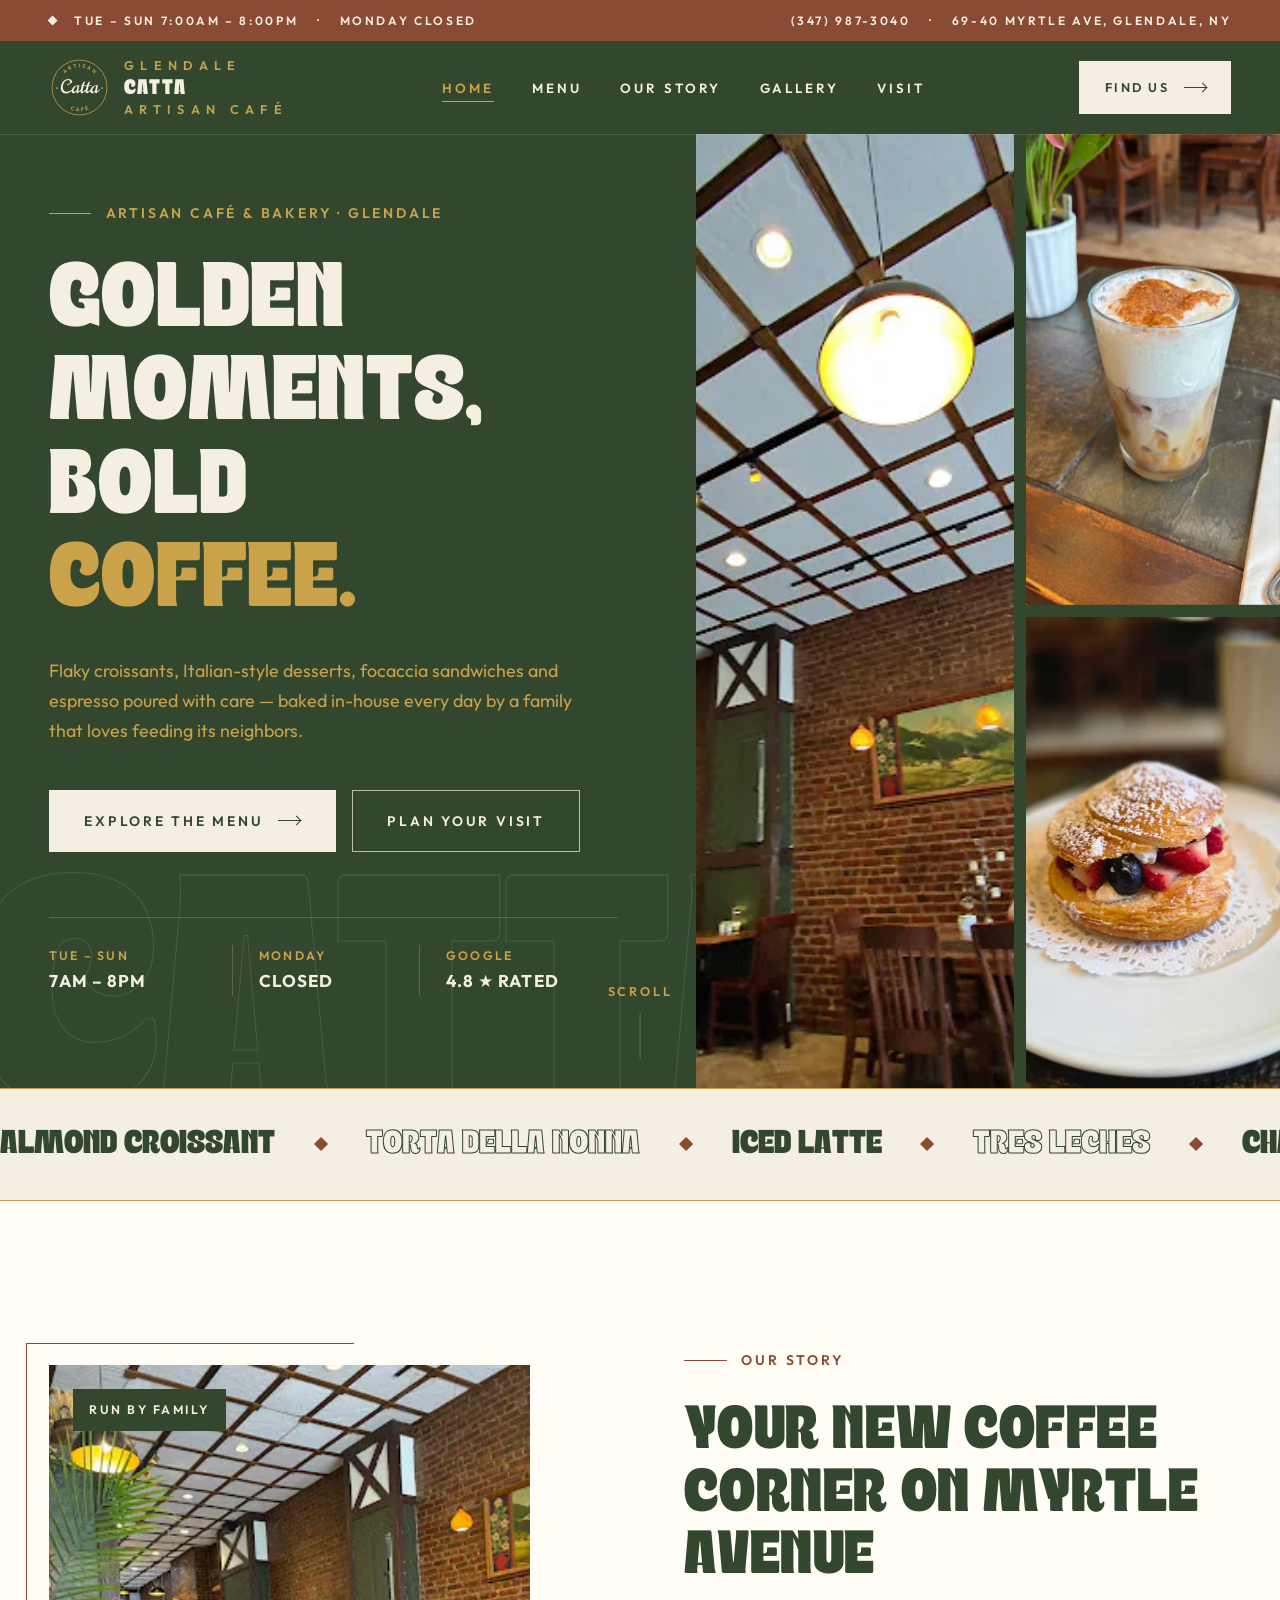
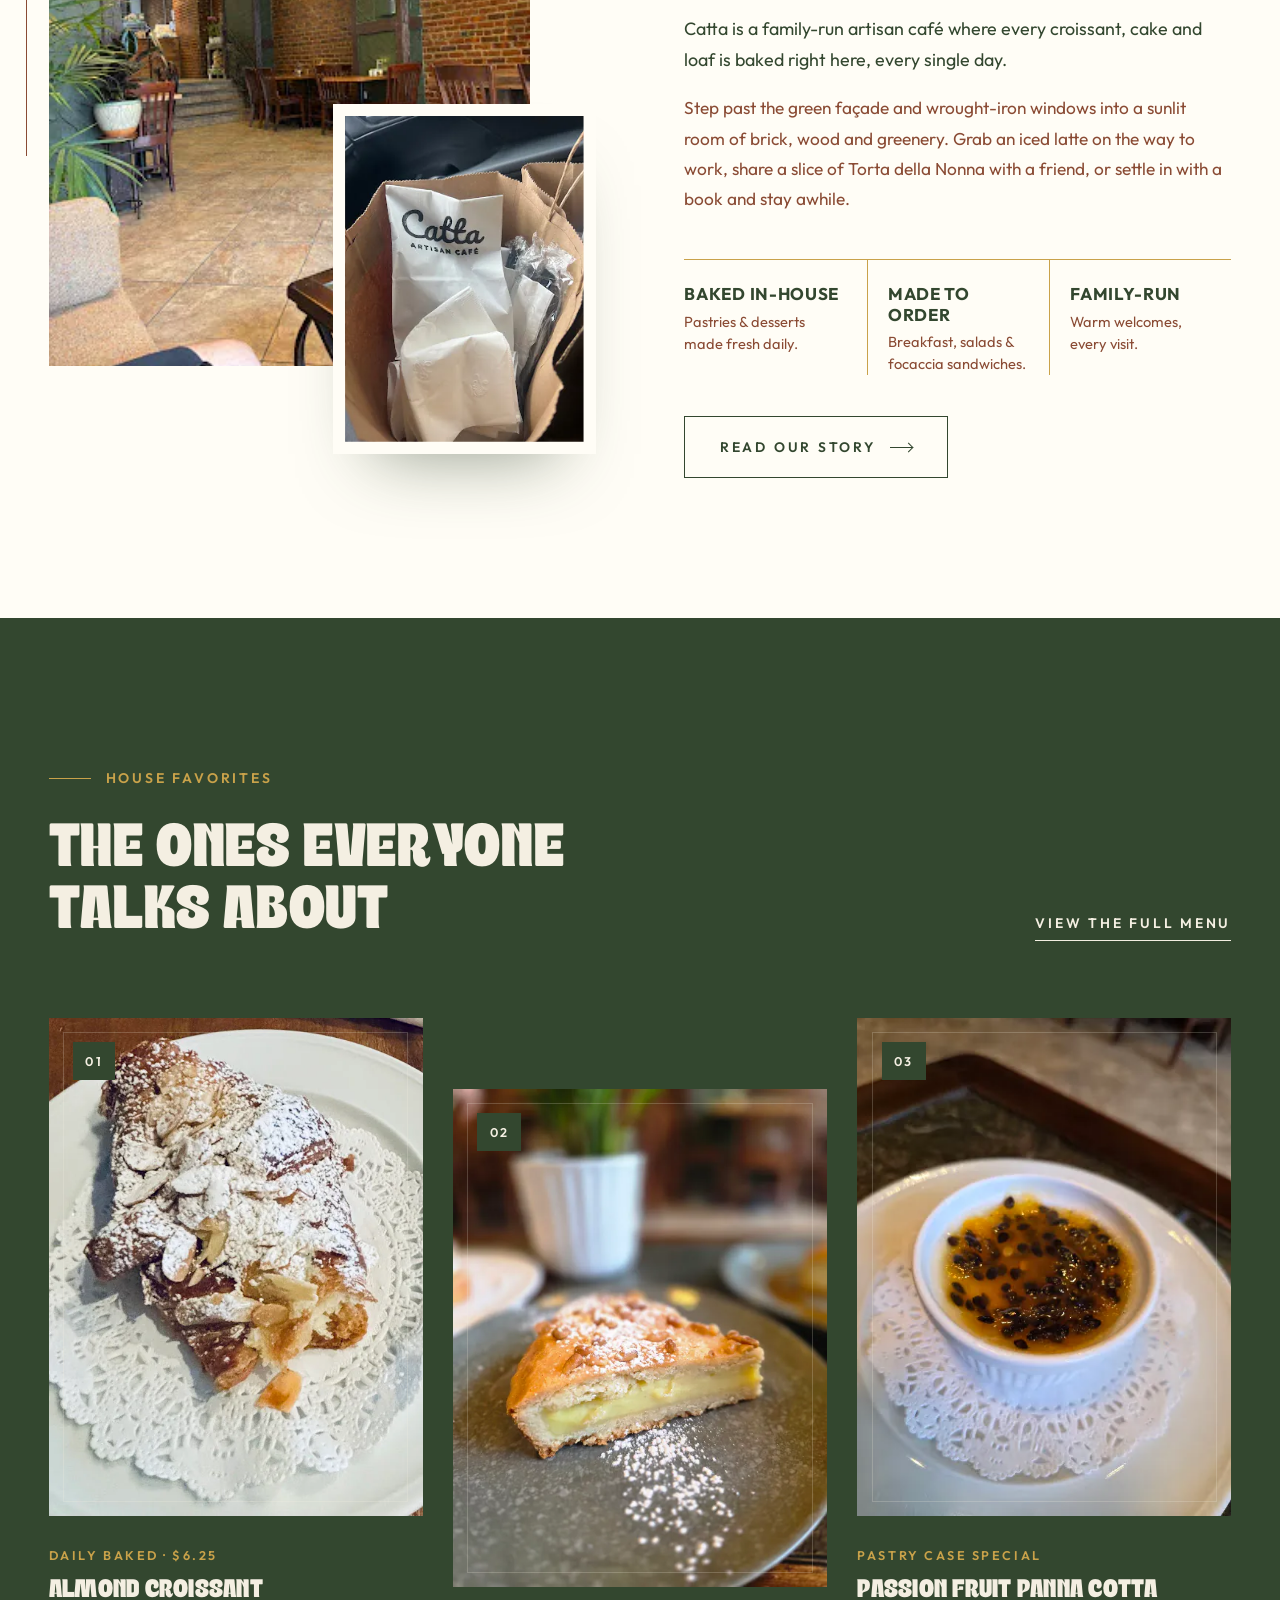
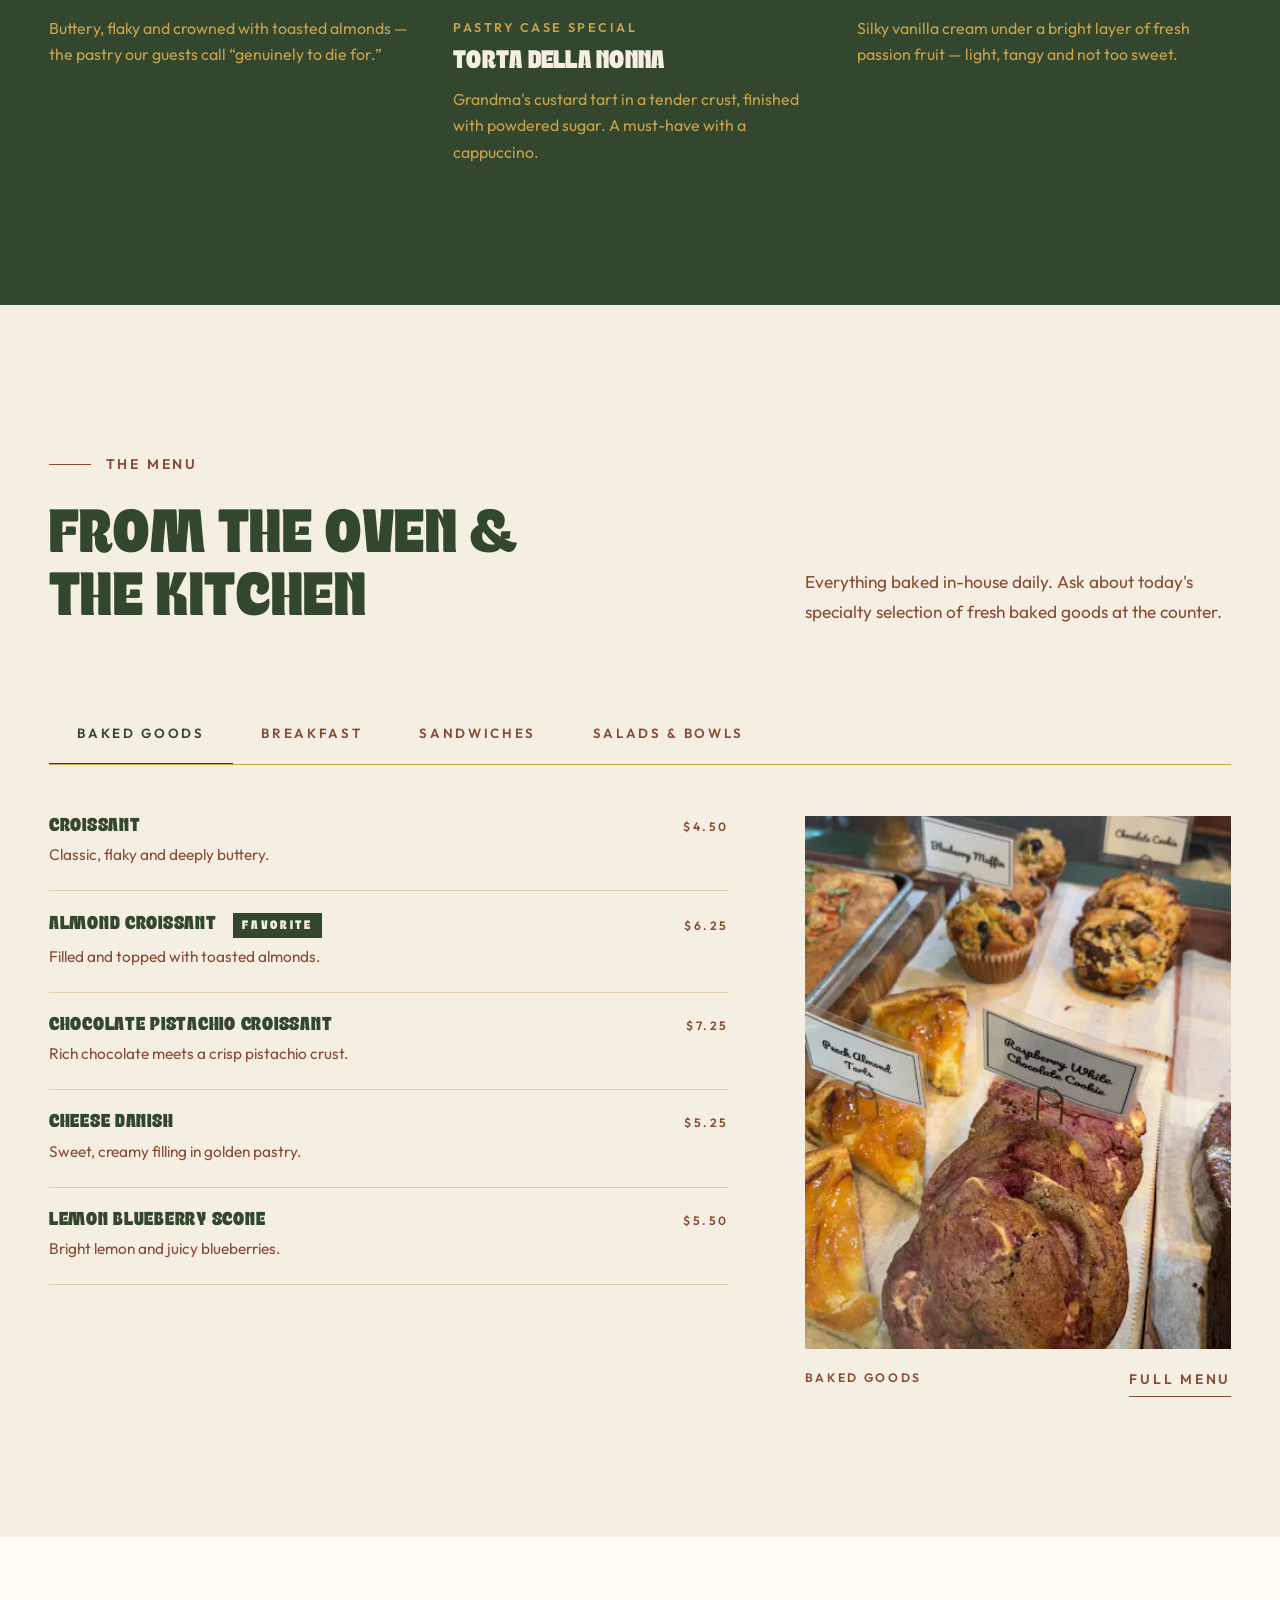
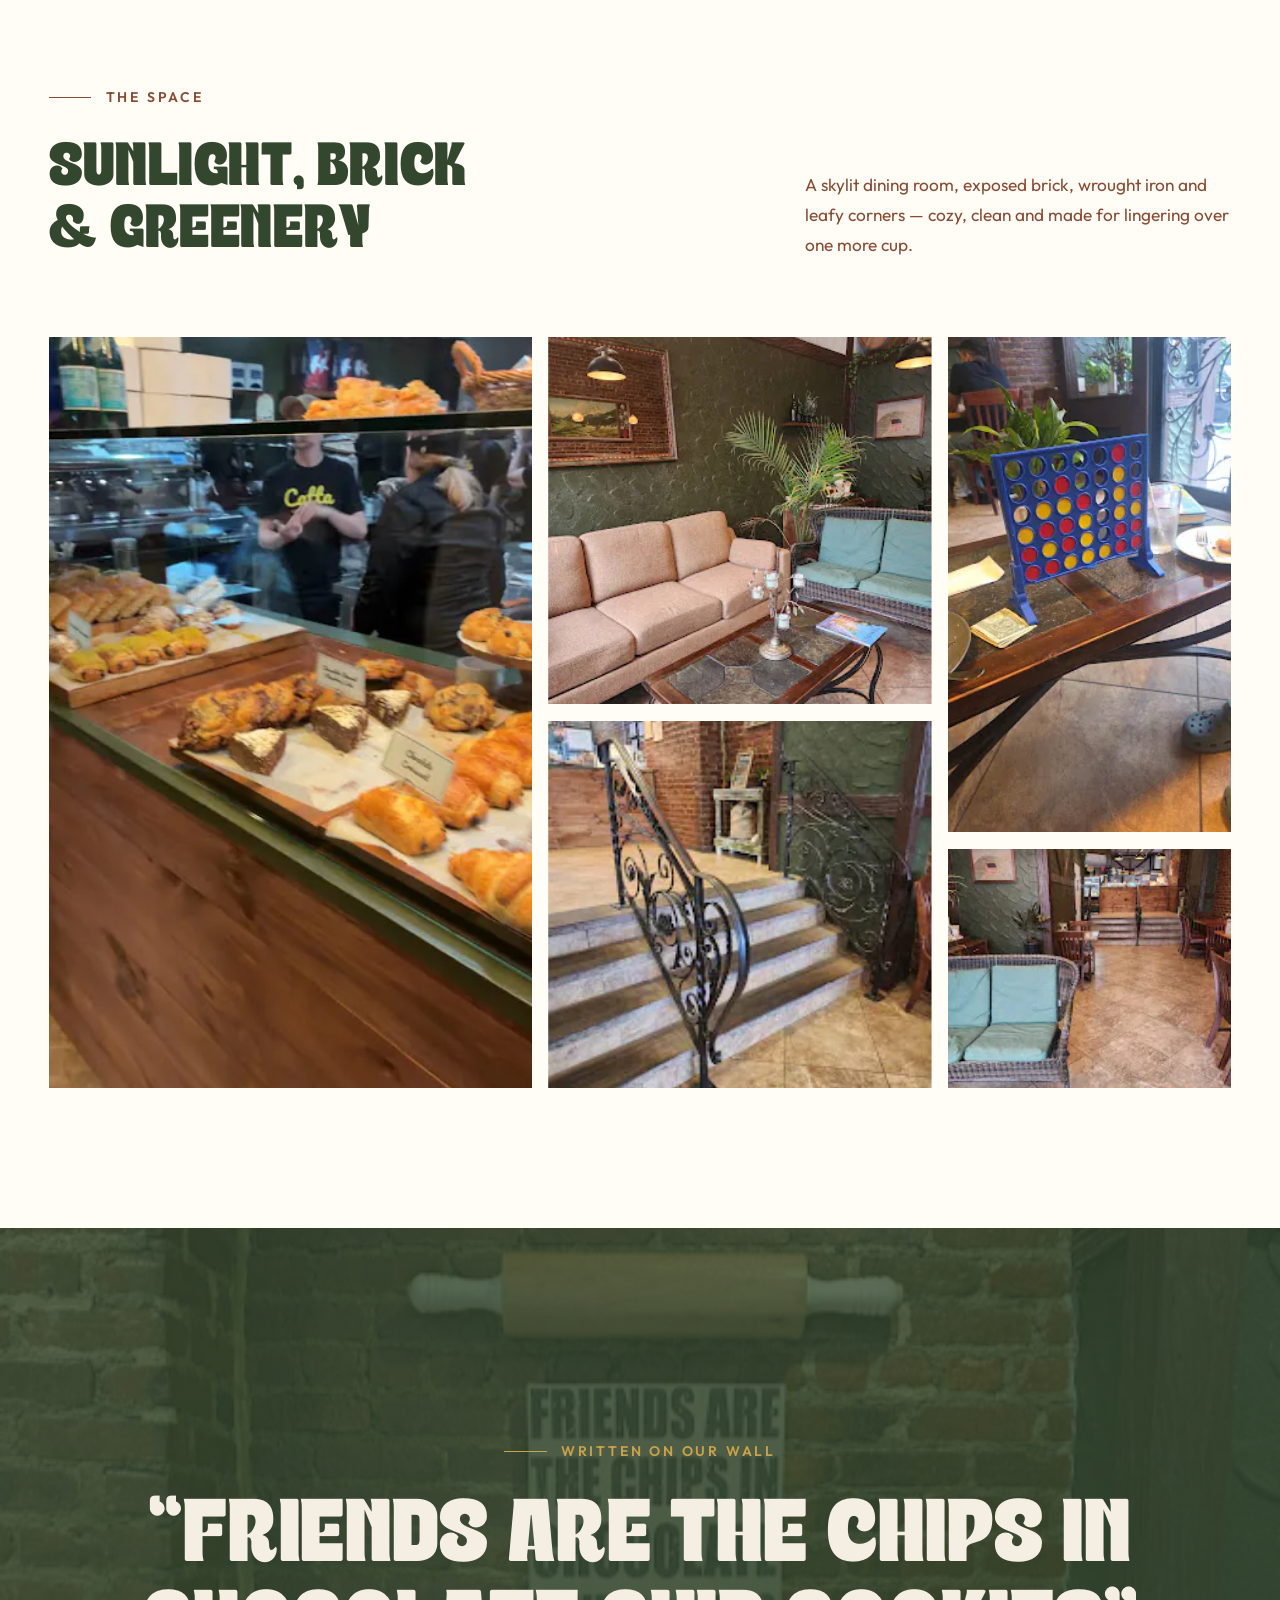
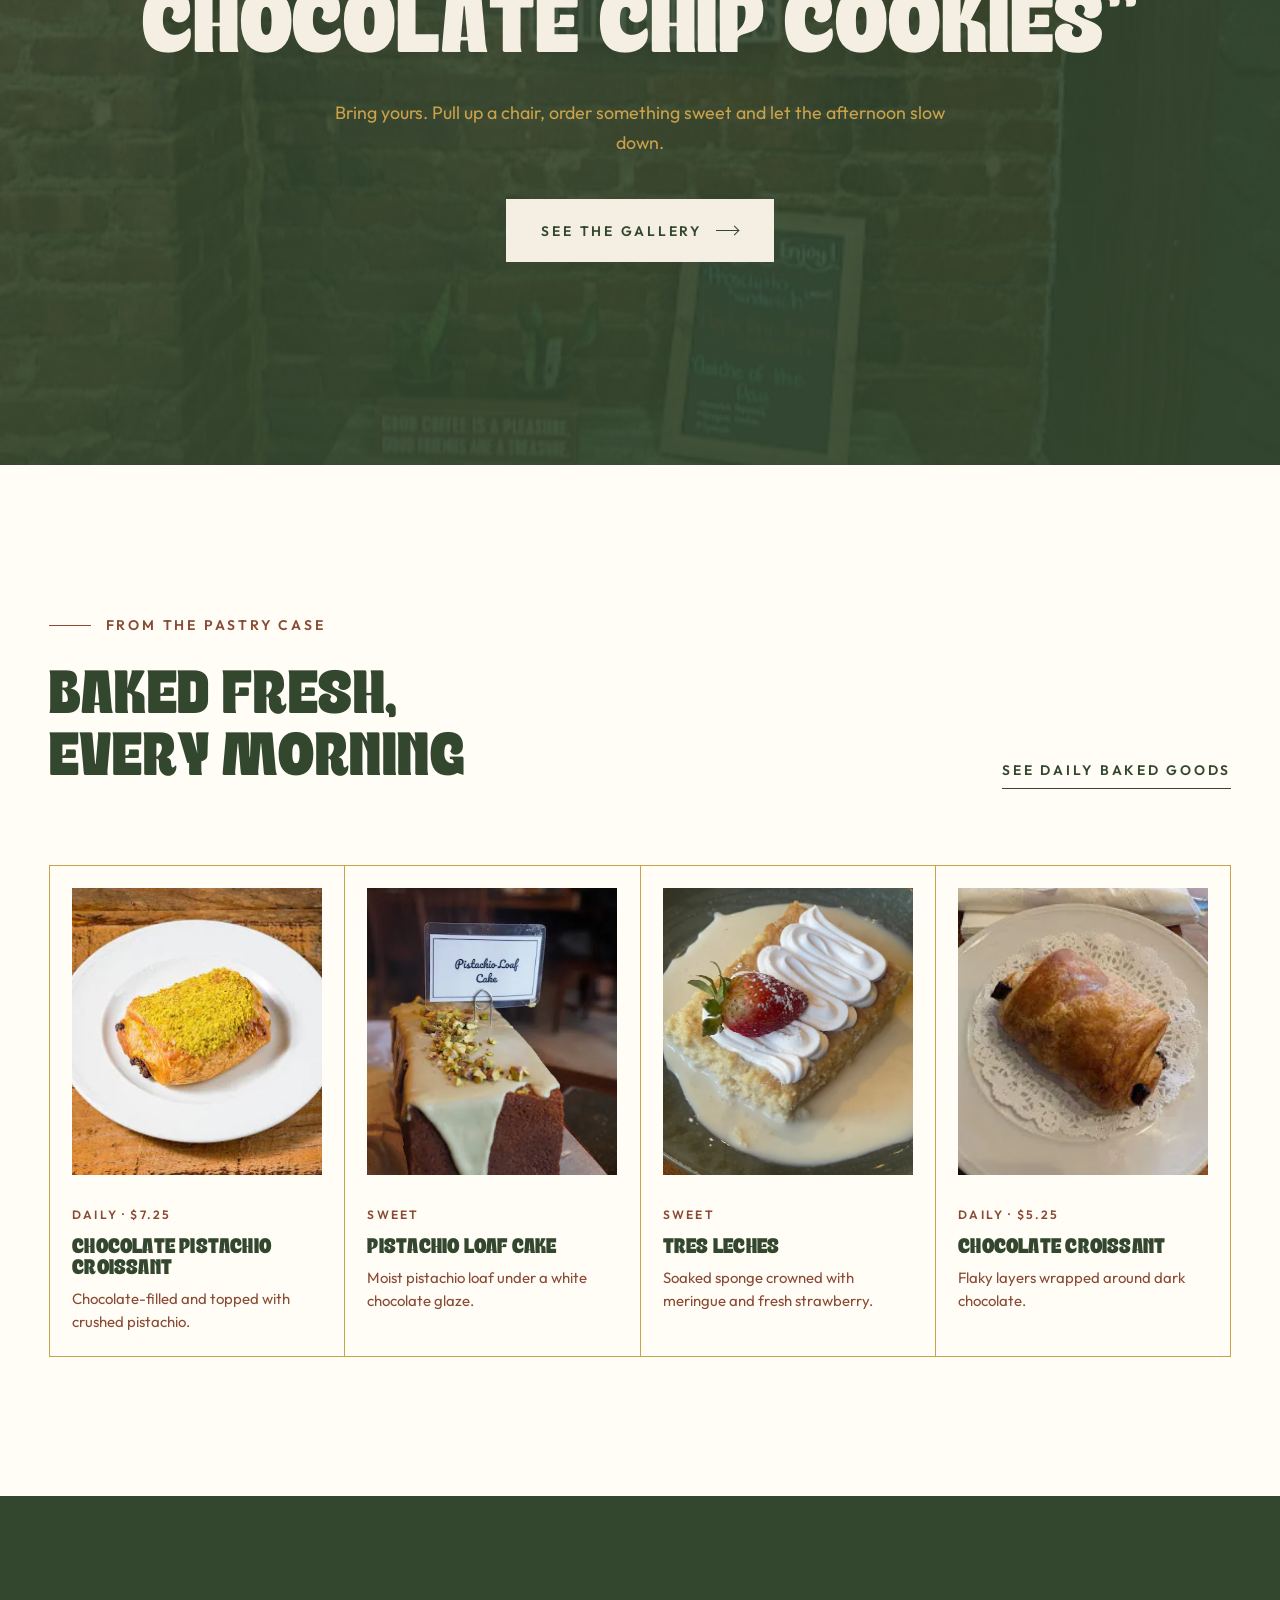
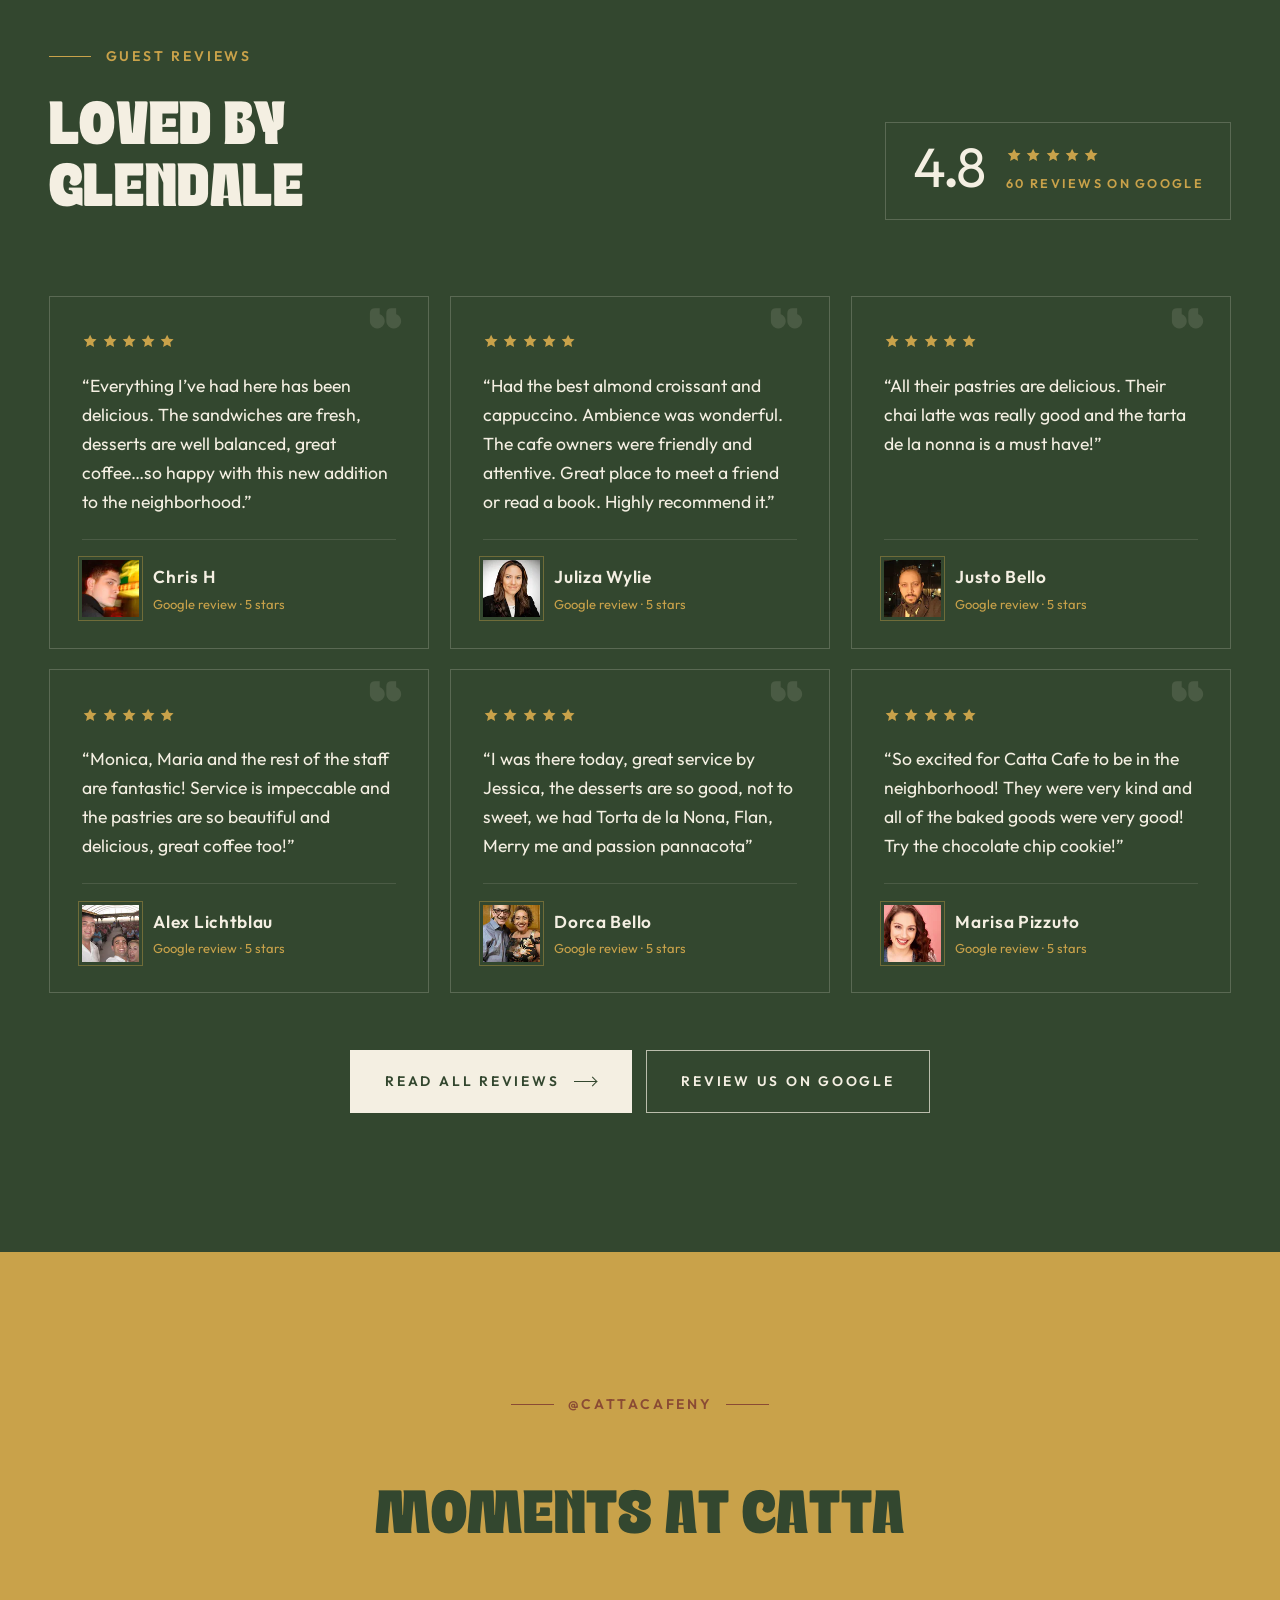
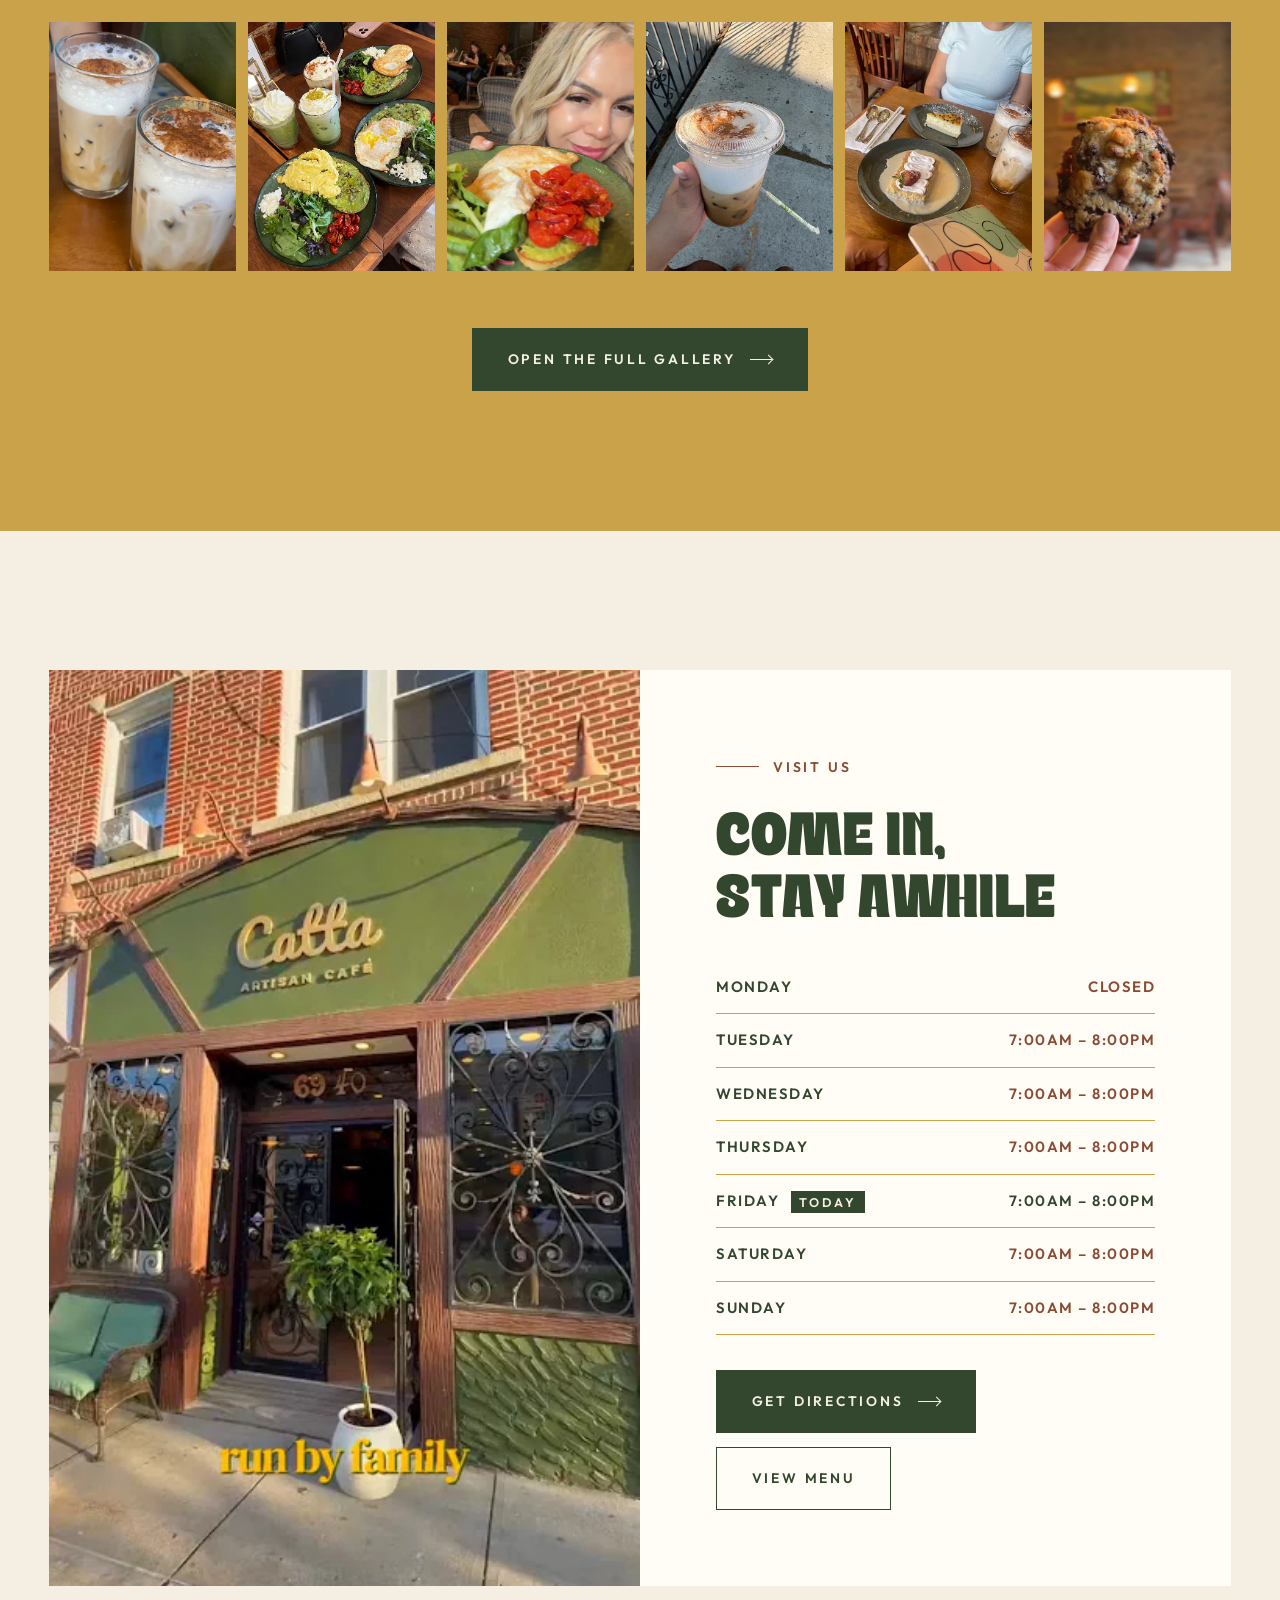
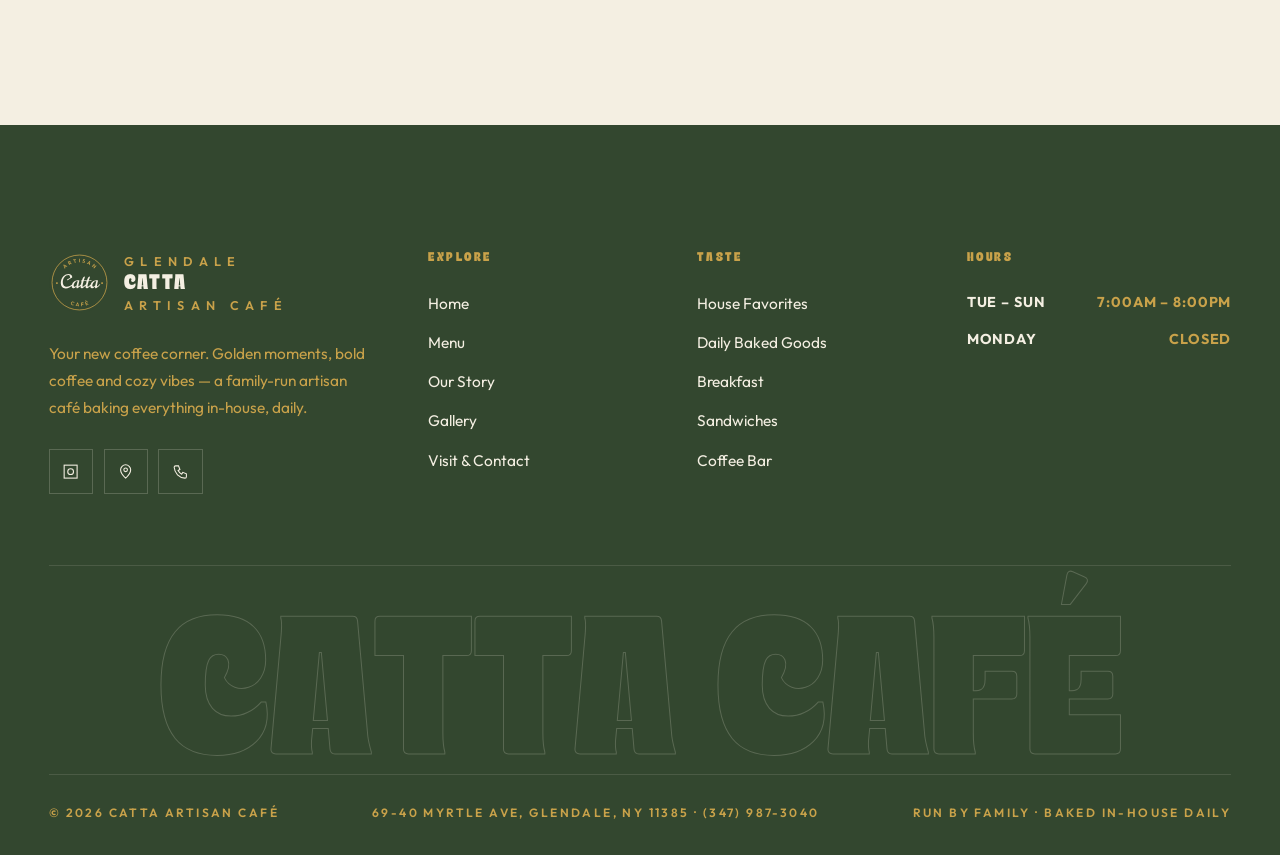
<file: index.html>
<!DOCTYPE html>
<html lang="en">
<head>
  <meta charset="UTF-8">
  <meta name="viewport" content="width=device-width, initial-scale=1.0">
  <title>Catta Artisan Café — Coffee & In-House Bakery in Glendale, Queens</title>
  <meta name="description" content="Catta Artisan Café is a family-run coffee shop and bakery at 69-40 Myrtle Ave, Glendale, Queens — fresh croissants, Italian-style desserts, focaccia sandwiches, breakfast and espresso. Open Tuesday to Sunday, 7AM–8PM.">
  <meta name="theme-color" content="#33472F">
  <meta property="og:title" content="Catta Artisan Café — Coffee & In-House Bakery in Glendale, Queens">
  <meta property="og:description" content="Catta Artisan Café is a family-run coffee shop and bakery at 69-40 Myrtle Ave, Glendale, Queens — fresh croissants, Italian-style desserts, focaccia sandwiches, breakfast and espresso. Open Tuesday to Sunday, 7AM–8PM.">
  <meta property="og:image" content="assets/images/unnamed%20%288%29.jpg">
  <link rel="icon" href="assets/logo.svg" type="image/svg+xml">
  <link rel="preconnect" href="https://fonts.googleapis.com">
  <link rel="preconnect" href="https://fonts.gstatic.com" crossorigin>
  <link href="https://fonts.googleapis.com/css2?family=Outfit:wght@400;500;600;700&display=swap" rel="stylesheet">
  <link rel="stylesheet" href="css/style.css">
  <link rel="preload" as="image" href="assets/images/unnamed%20%2855%29.webp" fetchpriority="high">
</head>
<body>

<header class="site-header">
  <div class="topbar">
    <div class="container">
      <div class="t-items"><span class="diamond"></span><span>Tue – Sun 7:00AM – 8:00PM</span><span class="t-hide">·</span><span class="t-hide">Monday Closed</span></div>
      <div class="t-items t-hide"><a href="tel:+13479873040">(347) 987-3040</a><span>·</span><span>69-40 Myrtle Ave, Glendale, NY</span></div>
    </div>
  </div>
  <nav class="navbar" aria-label="Main">
    <div class="container">
      <a href="index.html" class="logo" aria-label="Catta Artisan Café home">
        <span class="logo-mark"><img src="assets/logo.svg" alt="" width="60" height="60"></span>
        <span class="logo-text"><small>GLENDALE</small><strong>CATTA</strong><small>ARTISAN CAFÉ</small></span>
      </a>
      <ul class="nav-links">
        <li><a href="index.html" class="active" aria-current="page">Home</a></li>
        <li><a href="menu.html">Menu</a></li>
        <li><a href="about.html">Our Story</a></li>
        <li><a href="gallery.html">Gallery</a></li>
        <li><a href="visit.html">Visit</a></li>
      </ul>
      <a href="visit.html" class="btn btn--light nav-cta">Find Us <span class="arrow"></span></a>
      <button class="menu-toggle" aria-label="Open menu" aria-expanded="false"><span></span><span></span><span></span></button>
    </div>
  </nav>
</header>

<div class="mobile-nav" aria-label="Mobile">
  <a class="m-link" href="index.html"><small>01</small>Home</a>
  <a class="m-link" href="menu.html"><small>02</small>Menu</a>
  <a class="m-link" href="about.html"><small>03</small>Our Story</a>
  <a class="m-link" href="gallery.html"><small>04</small>Gallery</a>
  <a class="m-link" href="visit.html"><small>05</small>Visit</a>
  <div class="m-foot">Tue – Sun 7:00AM – 8:00PM · Mon Closed<br>69-40 Myrtle Ave, Glendale, NY 11385<br><a href="tel:+13479873040">(347) 987-3040</a></div>
</div>

<main>
<!-- ================= HERO ================= -->
<section class="hero">
  <div class="hero-bg-word" aria-hidden="true">Catta</div>
  <div class="container">
    <div class="hero-grid">
      <div class="hero-copy">
        <span class="eyebrow">Artisan Café &amp; Bakery · Glendale</span>
        <h1>
          <span class="line"><span>Golden Moments,</span></span>
          <span class="line"><span>Bold</span></span>
          <span class="line"><span class="accent">Coffee.</span></span>
        </h1>
        <p class="lead reveal">Flaky croissants, Italian-style desserts, focaccia sandwiches and espresso poured with care — baked in-house every day by a family that loves feeding its neighbors.</p>
        <div class="hero-actions reveal d1">
          <a href="menu.html" class="btn btn--light">Explore the Menu <span class="arrow"></span></a>
          <a href="visit.html" class="btn btn--outline-light">Plan Your Visit</a>
        </div>
        <div class="hero-meta reveal d2">
          <div><span>Tue – Sun</span><strong>7AM – 8PM</strong></div>
          <div><span>Monday</span><strong>Closed</strong></div>
          <div><span>Google</span><strong>4.8 ★ Rated</strong></div>
        </div>
      </div>

      <div class="hero-collage">
        <figure><img decoding="async" fetchpriority="high" src="assets/images/unnamed%20%2855%29.webp" alt="Inside Catta Artisan Café — skylight dining room with brick walls"></figure>
        <figure><img decoding="async" fetchpriority="high" src="assets/images/unnamed%20%2854%29.webp" alt="Iced latte dusted with cinnamon"></figure>
        <figure><img decoding="async" fetchpriority="high" src="assets/images/unnamed%20%2824%29.webp" alt="Cream puff filled with fresh berries"></figure>
      </div>
    </div>
  </div>
  <div class="scroll-cue" aria-hidden="true">Scroll<i></i></div>
</section>

<!-- ================= MARQUEE ================= -->
<div class="marquee" aria-hidden="true">
  <div class="marquee-track">
    <div class="marquee-group">
      <span>Almond Croissant</span><i class="diamond"></i><span class="ghost">Torta della Nonna</span><i class="diamond"></i><span>Iced Latte</span><i class="diamond"></i><span class="ghost">Tres Leches</span><i class="diamond"></i><span>Chai Latte</span><i class="diamond"></i><span class="ghost">Pistachio Loaf</span><i class="diamond"></i><span>Panna Cotta</span><i class="diamond"></i><span class="ghost">Focaccia</span><i class="diamond"></i>
    </div>
    <div class="marquee-group">
      <span>Almond Croissant</span><i class="diamond"></i><span class="ghost">Torta della Nonna</span><i class="diamond"></i><span>Iced Latte</span><i class="diamond"></i><span class="ghost">Tres Leches</span><i class="diamond"></i><span>Chai Latte</span><i class="diamond"></i><span class="ghost">Pistachio Loaf</span><i class="diamond"></i><span>Panna Cotta</span><i class="diamond"></i><span class="ghost">Focaccia</span><i class="diamond"></i>
    </div>
  </div>
</div>

<!-- ================= STORY ================= -->
<section class="section bg-white">
  <div class="container split">
    <div class="stack-images reveal">
      <span class="frame-line"></span>
      <div class="img-main reveal-img"><img decoding="async" src="assets/images/unnamed%20%2836%29.webp" alt="Garden-style dining room under the skylight" loading="lazy"></div>
      <div class="img-float reveal-img d2"><img decoding="async" src="assets/images/unnamed%20-%202026-09-25T004913.005.webp" alt="Catta Artisan Café takeaway bag" loading="lazy"></div>
      <span class="tag">Run by Family</span>
    </div>
    <div class="text-block">
      <span class="eyebrow reveal">Our Story</span>
      <h2 class="reveal">Your New Coffee Corner on Myrtle Avenue</h2>
      <p class="lead reveal">Catta is a family-run artisan café where every croissant, cake and loaf is baked right here, every single day.</p>
      <p class="muted reveal">Step past the green façade and wrought-iron windows into a sunlit room of brick, wood and greenery. Grab an iced latte on the way to work, share a slice of Torta della Nonna with a friend, or settle in with a book and stay awhile.</p>
      <div class="features reveal">
        <div><strong>Baked In-House</strong><span>Pastries &amp; desserts made fresh daily.</span></div>
        <div><strong>Made to Order</strong><span>Breakfast, salads &amp; focaccia sandwiches.</span></div>
        <div><strong>Family-Run</strong><span>Warm welcomes, every visit.</span></div>
      </div>
      <a href="about.html" class="btn btn--outline reveal">Read Our Story <span class="arrow"></span></a>
    </div>
  </div>
</section>

<!-- ================= FAVORITES ================= -->
<section class="section bg-espresso">
  <div class="container">
    <div class="section-head">
      <div>
        <span class="eyebrow reveal">House Favorites</span>
        <h2 class="reveal">The Ones Everyone<br>Talks About</h2>
      </div>
      <a href="menu.html#favorites" class="link-line reveal">View the Full Menu</a>
    </div>
    <div class="sig-grid">
      <article class="sig-card reveal">
        <div class="media"><span class="num">01</span><img decoding="async" src="assets/images/unnamed%20%2878%29.webp" alt="Almond croissant dusted with powdered sugar" loading="lazy"></div>
        <span class="kind">Daily Baked · $6.25</span>
        <h3>Almond Croissant</h3>
        <p>Buttery, flaky and crowned with toasted almonds — the pastry our guests call “genuinely to die for.”</p>
      </article>
      <article class="sig-card reveal d1">
        <div class="media"><span class="num">02</span><img decoding="async" src="assets/images/unnamed%20%2875%29.webp" alt="Slice of Torta della Nonna with powdered sugar" loading="lazy"></div>
        <span class="kind">Pastry Case Special</span>
        <h3>Torta della Nonna</h3>
        <p>Grandma's custard tart in a tender crust, finished with powdered sugar. A must-have with a cappuccino.</p>
      </article>
      <article class="sig-card reveal d2">
        <div class="media"><span class="num">03</span><img decoding="async" src="assets/images/unnamed%20%2893%29.webp" alt="Passion fruit panna cotta on a lace doily" loading="lazy"></div>
        <span class="kind">Pastry Case Special</span>
        <h3>Passion Fruit Panna Cotta</h3>
        <p>Silky vanilla cream under a bright layer of fresh passion fruit — light, tangy and not too sweet.</p>
      </article>
    </div>
  </div>
</section>

<!-- ================= MENU PREVIEW ================= -->
<section class="section bg-cream" data-tabs>
  <div class="container">
    <div class="section-head">
      <div>
        <span class="eyebrow reveal">The Menu</span>
        <h2 class="reveal">From the Oven &amp;<br>the Kitchen</h2>
      </div>
      <p class="muted reveal">Everything baked in-house daily. Ask about today's specialty selection of fresh baked goods at the counter.</p>
    </div>

    <div class="tabs reveal" role="tablist">
      <button class="tab-btn active" role="tab" aria-selected="true">Baked Goods</button>
      <button class="tab-btn" role="tab" aria-selected="false">Breakfast</button>
      <button class="tab-btn" role="tab" aria-selected="false">Sandwiches</button>
      <button class="tab-btn" role="tab" aria-selected="false">Salads &amp; Bowls</button>
    </div>

    <div class="menu-preview">
      <div>
        <div class="tab-panel active">
          <ul class="menu-list">
            <li><h4>Croissant</h4><span class="opt">$4.50</span><p>Classic, flaky and deeply buttery.</p></li>
            <li><h4>Almond Croissant <span class="tag-sm">Favorite</span></h4><span class="opt">$6.25</span><p>Filled and topped with toasted almonds.</p></li>
            <li><h4>Chocolate Pistachio Croissant</h4><span class="opt">$7.25</span><p>Rich chocolate meets a crisp pistachio crust.</p></li>
            <li><h4>Cheese Danish</h4><span class="opt">$5.25</span><p>Sweet, creamy filling in golden pastry.</p></li>
            <li><h4>Lemon Blueberry Scone</h4><span class="opt">$5.50</span><p>Bright lemon and juicy blueberries.</p></li>
          </ul>
        </div>
        <div class="tab-panel">
          <ul class="menu-list">
            <li><h4>Avocado Tartine</h4><span class="opt">$14.00</span><p>Smashed avocado, slow-roasted cherry tomatoes, goat cheese, two eggs, cucumber ribbons and microgreens.</p></li>
            <li><h4>Catta Breakfast Plate <span class="tag-sm">House</span></h4><span class="opt">$13.00</span><p>Two eggs, crispy potatoes, toasted sourdough, dressed greens and roasted cherry tomatoes.</p></li>
            <li><h4>Challah French Toast</h4><span class="opt">$14.00</span><p>Sweet with fresh fruit &amp; maple syrup, or savory with two eggs &amp; shaved parmigiano.</p></li>
            <li><h4>Brie &amp; Walnut Toast</h4><span class="opt">$13.00</span><p>Crème brie, toasted walnuts, honey, fresh thyme and balsamic drizzle.</p></li>
            <li><h4>Ham &amp; Cheese Croissant</h4><span class="opt">$7.50</span><p>Smoked ham and aged Gruyère, gently melted.</p></li>
          </ul>
        </div>
        <div class="tab-panel">
          <ul class="menu-list">
            <li><h4>Mortadella &amp; Pistachio Pesto</h4><span class="opt">$14.50</span><p>Italian mortadella, pistachio pesto, stracciatella and olive oil.</p></li>
            <li><h4>Smoked Salmon &amp; Whipped Mascarpone</h4><span class="opt">$16.00</span><p>Caper sauce, lemon zest and fresh herbs.</p></li>
            <li><h4>Roasted Chicken Sandwich</h4><span class="opt">$13.50</span><p>Herb-roasted chicken, arugula, slow-roasted tomatoes and lemon aioli.</p></li>
            <li><h4>Tuna &amp; Dill Salad Sandwich</h4><span class="opt">$12.50</span><p>House tuna salad, fresh dill, capers, lemon and crisp greens.</p></li>
            <li><h4>Roasted Vegetable &amp; Cannellini Cream</h4><span class="opt">$13.00</span><p>Zucchini, peppers and eggplant with cannellini cream. Served on house focaccia, sourdough, ciabatta or panini.</p></li>
          </ul>
        </div>
        <div class="tab-panel">
          <ul class="menu-list">
            <li><h4>Burrata &amp; Prosciutto</h4><span class="opt">$18.00</span><p>Creamy burrata, prosciutto, arugula and slow-roasted cherry tomatoes.</p></li>
            <li><h4>Fig &amp; Arugula Salad</h4><span class="opt">$17.00</span><p>Ripe figs, toasted walnuts, creamy goat cheese and honey vinaigrette.</p></li>
            <li><h4>Fennel &amp; Pear Salad</h4><span class="opt">$15.00</span><p>Shaved fennel, fresh pear, walnuts and orange with citrus vinaigrette.</p></li>
            <li><h4>Açaí Bowl</h4><span class="opt">$13.00</span><p>Banana, blueberry, strawberry and granola. Add peanut butter or Nutella +$2.</p></li>
            <li><h4>Greek Yogurt, Granola &amp; Berries</h4><span class="opt">$9.75</span><p>Simple, fresh and satisfying.</p></li>
          </ul>
        </div>
      </div>
      <div class="preview-media reveal">
        <div class="frame">
          <img decoding="async" class="active" src="assets/images/unnamed%20%283%29.webp" alt="Pastry case with cookies, muffins and croissants" loading="lazy">
          <img decoding="async" src="assets/images/unnamed%20%287%29.webp" alt="Catta breakfast plate with eggs, bacon and salad" loading="lazy">
          <img decoding="async" src="assets/images/unnamed%20-%202026-09-25T004913.028.webp" alt="Focaccia sandwich with greens" loading="lazy">
          <img decoding="async" src="assets/images/unnamed%20%2896%29.webp" alt="Green salad with cheese and nuts" loading="lazy">
        </div>
        <div class="caption"><span>Baked Goods</span><a href="menu.html" class="link-line">Full Menu</a></div>
      </div>
    </div>
  </div>
</section>

<!-- ================= THE SPACE ================= -->
<section class="section bg-white">
  <div class="container">
    <div class="section-head">
      <div>
        <span class="eyebrow reveal">The Space</span>
        <h2 class="reveal">Sunlight, Brick<br>&amp; Greenery</h2>
      </div>
      <p class="muted reveal">A skylit dining room, exposed brick, wrought iron and leafy corners — cozy, clean and made for lingering over one more cup.</p>
    </div>
    <div class="mosaic">
      <figure class="m-a reveal-img"><img decoding="async" src="assets/images/unnamed%20%2815%29.webp" alt="The pastry counter and coffee bar" loading="lazy"><figcaption>The Counter</figcaption></figure>
      <figure class="m-b reveal-img d1"><img decoding="async" src="assets/images/unnamed%20-%202026-09-25T004914.104.webp" alt="Lounge with sofas and a palm" loading="lazy"><figcaption>The Lounge</figcaption></figure>
      <figure class="m-c reveal-img d2"><img decoding="async" src="assets/images/unnamed%20%2874%29.webp" alt="Board game on a café table by the window" loading="lazy"><figcaption>Game Corner</figcaption></figure>
      <figure class="m-d reveal-img d2"><img decoding="async" src="assets/images/unnamed%20%2889%29.webp" alt="Wrought-iron staircase inside the café" loading="lazy"><figcaption>The Staircase</figcaption></figure>
      <figure class="m-e reveal-img d3"><img decoding="async" src="assets/images/unnamed%20%2869%29.webp" alt="Wicker seating under the skylight" loading="lazy"><figcaption>The Garden Room</figcaption></figure>
    </div>
  </div>
</section>

<!-- ================= QUOTE BAND ================= -->
<section class="quote-band">
  <div class="bg" data-parallax style="background-image:url('assets/images/unnamed%20%2813%29.webp')"></div>
  <div class="container">
    <span class="eyebrow reveal">Written on Our Wall</span>
    <h2 class="reveal">“Friends Are the Chips in<br>Chocolate Chip Cookies”</h2>
    <p class="lead reveal">Bring yours. Pull up a chair, order something sweet and let the afternoon slow down.</p>
    <a href="gallery.html" class="btn btn--light reveal">See the Gallery <span class="arrow"></span></a>
  </div>
</section>

<!-- ================= BAKERY ================= -->
<section class="section bg-white">
  <div class="container">
    <div class="section-head">
      <div>
        <span class="eyebrow reveal">From the Pastry Case</span>
        <h2 class="reveal">Baked Fresh,<br>Every Morning</h2>
      </div>
      <a href="menu.html#baked" class="link-line reveal">See Daily Baked Goods</a>
    </div>
    <div class="bake-grid">
      <article class="bake-item reveal">
        <div class="media"><img decoding="async" src="assets/images/unnamed%20-%202026-09-25T004913.004.webp" alt="Chocolate pistachio croissant" loading="lazy"></div>
        <span>Daily · $7.25</span><h3>Chocolate Pistachio Croissant</h3><p>Chocolate-filled and topped with crushed pistachio.</p>
      </article>
      <article class="bake-item reveal d1">
        <div class="media"><img decoding="async" src="assets/images/unnamed%20%2834%29.webp" alt="Pistachio loaf cake with white glaze" loading="lazy"></div>
        <span>Sweet</span><h3>Pistachio Loaf Cake</h3><p>Moist pistachio loaf under a white chocolate glaze.</p>
      </article>
      <article class="bake-item reveal d2">
        <div class="media"><img decoding="async" src="assets/images/unnamed%20%2839%29.webp" alt="Tres leches cake with meringue and strawberry" loading="lazy"></div>
        <span>Sweet</span><h3>Tres Leches</h3><p>Soaked sponge crowned with meringue and fresh strawberry.</p>
      </article>
      <article class="bake-item reveal d3">
        <div class="media"><img decoding="async" src="assets/images/unnamed%20-%202026-09-25T004914.105.webp" alt="Chocolate croissant on a lace doily" loading="lazy"></div>
        <span>Daily · $5.25</span><h3>Chocolate Croissant</h3><p>Flaky layers wrapped around dark chocolate.</p>
      </article>
    </div>
  </div>
</section>

<!-- ================= REVIEWS ================= -->
<section class="section bg-espresso reviews">
  <div class="container">
    <div class="section-head">
      <div>
        <span class="eyebrow reveal">Guest Reviews</span>
        <h2 class="reveal">Loved by<br>Glendale</h2>
      </div>
      <div class="rating-badge reveal">
        <strong>4.8</strong>
        <div><div class="stars" aria-label="4.8 out of 5 stars"><svg viewBox="0 0 24 24"><path d="M12 2.5l2.9 6.1 6.6.8-4.9 4.6 1.3 6.6L12 17.3l-5.9 3.3 1.3-6.6-4.9-4.6 6.6-.8z"/></svg><svg viewBox="0 0 24 24"><path d="M12 2.5l2.9 6.1 6.6.8-4.9 4.6 1.3 6.6L12 17.3l-5.9 3.3 1.3-6.6-4.9-4.6 6.6-.8z"/></svg><svg viewBox="0 0 24 24"><path d="M12 2.5l2.9 6.1 6.6.8-4.9 4.6 1.3 6.6L12 17.3l-5.9 3.3 1.3-6.6-4.9-4.6 6.6-.8z"/></svg><svg viewBox="0 0 24 24"><path d="M12 2.5l2.9 6.1 6.6.8-4.9 4.6 1.3 6.6L12 17.3l-5.9 3.3 1.3-6.6-4.9-4.6 6.6-.8z"/></svg><svg viewBox="0 0 24 24"><path d="M12 2.5l2.9 6.1 6.6.8-4.9 4.6 1.3 6.6L12 17.3l-5.9 3.3 1.3-6.6-4.9-4.6 6.6-.8z"/></svg></div><span>60 reviews on Google</span></div>
      </div>
    </div>
    <div class="review-grid">
      <figure class="review-card reveal">
        <div class="r-body">
        <div class="stars" aria-label="5 out of 5 stars"><svg viewBox="0 0 24 24"><path d="M12 2.5l2.9 6.1 6.6.8-4.9 4.6 1.3 6.6L12 17.3l-5.9 3.3 1.3-6.6-4.9-4.6 6.6-.8z"/></svg><svg viewBox="0 0 24 24"><path d="M12 2.5l2.9 6.1 6.6.8-4.9 4.6 1.3 6.6L12 17.3l-5.9 3.3 1.3-6.6-4.9-4.6 6.6-.8z"/></svg><svg viewBox="0 0 24 24"><path d="M12 2.5l2.9 6.1 6.6.8-4.9 4.6 1.3 6.6L12 17.3l-5.9 3.3 1.3-6.6-4.9-4.6 6.6-.8z"/></svg><svg viewBox="0 0 24 24"><path d="M12 2.5l2.9 6.1 6.6.8-4.9 4.6 1.3 6.6L12 17.3l-5.9 3.3 1.3-6.6-4.9-4.6 6.6-.8z"/></svg><svg viewBox="0 0 24 24"><path d="M12 2.5l2.9 6.1 6.6.8-4.9 4.6 1.3 6.6L12 17.3l-5.9 3.3 1.3-6.6-4.9-4.6 6.6-.8z"/></svg></div>
        <blockquote>“Everything I’ve had here has been delicious. The sandwiches are fresh, desserts are well balanced, great coffee…so happy with this new addition to the neighborhood.”</blockquote>
        <figcaption><span class="r-avatar"><img decoding="async" src="assets/reviews/chris-h.webp" alt="Chris H profile photo on Google" loading="lazy" width="56" height="56"></span><span><strong>Chris H</strong><small>Google review · 5 stars</small></span></figcaption>
        </div>
      </figure>
      <figure class="review-card reveal d1">
        <div class="r-body">
        <div class="stars" aria-label="5 out of 5 stars"><svg viewBox="0 0 24 24"><path d="M12 2.5l2.9 6.1 6.6.8-4.9 4.6 1.3 6.6L12 17.3l-5.9 3.3 1.3-6.6-4.9-4.6 6.6-.8z"/></svg><svg viewBox="0 0 24 24"><path d="M12 2.5l2.9 6.1 6.6.8-4.9 4.6 1.3 6.6L12 17.3l-5.9 3.3 1.3-6.6-4.9-4.6 6.6-.8z"/></svg><svg viewBox="0 0 24 24"><path d="M12 2.5l2.9 6.1 6.6.8-4.9 4.6 1.3 6.6L12 17.3l-5.9 3.3 1.3-6.6-4.9-4.6 6.6-.8z"/></svg><svg viewBox="0 0 24 24"><path d="M12 2.5l2.9 6.1 6.6.8-4.9 4.6 1.3 6.6L12 17.3l-5.9 3.3 1.3-6.6-4.9-4.6 6.6-.8z"/></svg><svg viewBox="0 0 24 24"><path d="M12 2.5l2.9 6.1 6.6.8-4.9 4.6 1.3 6.6L12 17.3l-5.9 3.3 1.3-6.6-4.9-4.6 6.6-.8z"/></svg></div>
        <blockquote>“Had the best almond croissant and cappuccino. Ambience was wonderful. The cafe owners were friendly and attentive. Great place to meet a friend or read a book. Highly recommend it.”</blockquote>
        <figcaption><span class="r-avatar"><img decoding="async" src="assets/reviews/juliza-wylie.webp" alt="Juliza Wylie profile photo on Google" loading="lazy" width="56" height="56"></span><span><strong>Juliza Wylie</strong><small>Google review · 5 stars</small></span></figcaption>
        </div>
      </figure>
      <figure class="review-card reveal d2">
        <div class="r-body">
        <div class="stars" aria-label="5 out of 5 stars"><svg viewBox="0 0 24 24"><path d="M12 2.5l2.9 6.1 6.6.8-4.9 4.6 1.3 6.6L12 17.3l-5.9 3.3 1.3-6.6-4.9-4.6 6.6-.8z"/></svg><svg viewBox="0 0 24 24"><path d="M12 2.5l2.9 6.1 6.6.8-4.9 4.6 1.3 6.6L12 17.3l-5.9 3.3 1.3-6.6-4.9-4.6 6.6-.8z"/></svg><svg viewBox="0 0 24 24"><path d="M12 2.5l2.9 6.1 6.6.8-4.9 4.6 1.3 6.6L12 17.3l-5.9 3.3 1.3-6.6-4.9-4.6 6.6-.8z"/></svg><svg viewBox="0 0 24 24"><path d="M12 2.5l2.9 6.1 6.6.8-4.9 4.6 1.3 6.6L12 17.3l-5.9 3.3 1.3-6.6-4.9-4.6 6.6-.8z"/></svg><svg viewBox="0 0 24 24"><path d="M12 2.5l2.9 6.1 6.6.8-4.9 4.6 1.3 6.6L12 17.3l-5.9 3.3 1.3-6.6-4.9-4.6 6.6-.8z"/></svg></div>
        <blockquote>“All their pastries are delicious. Their chai latte was really good and the tarta de la nonna is a must have!”</blockquote>
        <figcaption><span class="r-avatar"><img decoding="async" src="assets/reviews/justo-bello.webp" alt="Justo Bello profile photo on Google" loading="lazy" width="56" height="56"></span><span><strong>Justo Bello</strong><small>Google review · 5 stars</small></span></figcaption>
        </div>
      </figure>
      <figure class="review-card reveal">
        <div class="r-body">
        <div class="stars" aria-label="5 out of 5 stars"><svg viewBox="0 0 24 24"><path d="M12 2.5l2.9 6.1 6.6.8-4.9 4.6 1.3 6.6L12 17.3l-5.9 3.3 1.3-6.6-4.9-4.6 6.6-.8z"/></svg><svg viewBox="0 0 24 24"><path d="M12 2.5l2.9 6.1 6.6.8-4.9 4.6 1.3 6.6L12 17.3l-5.9 3.3 1.3-6.6-4.9-4.6 6.6-.8z"/></svg><svg viewBox="0 0 24 24"><path d="M12 2.5l2.9 6.1 6.6.8-4.9 4.6 1.3 6.6L12 17.3l-5.9 3.3 1.3-6.6-4.9-4.6 6.6-.8z"/></svg><svg viewBox="0 0 24 24"><path d="M12 2.5l2.9 6.1 6.6.8-4.9 4.6 1.3 6.6L12 17.3l-5.9 3.3 1.3-6.6-4.9-4.6 6.6-.8z"/></svg><svg viewBox="0 0 24 24"><path d="M12 2.5l2.9 6.1 6.6.8-4.9 4.6 1.3 6.6L12 17.3l-5.9 3.3 1.3-6.6-4.9-4.6 6.6-.8z"/></svg></div>
        <blockquote>“Monica, Maria and the rest of the staff are fantastic! Service is impeccable and the pastries are so beautiful and delicious, great coffee too!”</blockquote>
        <figcaption><span class="r-avatar"><img decoding="async" src="assets/reviews/alex-lichtblau.webp" alt="Alex Lichtblau profile photo on Google" loading="lazy" width="56" height="56"></span><span><strong>Alex Lichtblau</strong><small>Google review · 5 stars</small></span></figcaption>
        </div>
      </figure>
      <figure class="review-card reveal d1">
        <div class="r-body">
        <div class="stars" aria-label="5 out of 5 stars"><svg viewBox="0 0 24 24"><path d="M12 2.5l2.9 6.1 6.6.8-4.9 4.6 1.3 6.6L12 17.3l-5.9 3.3 1.3-6.6-4.9-4.6 6.6-.8z"/></svg><svg viewBox="0 0 24 24"><path d="M12 2.5l2.9 6.1 6.6.8-4.9 4.6 1.3 6.6L12 17.3l-5.9 3.3 1.3-6.6-4.9-4.6 6.6-.8z"/></svg><svg viewBox="0 0 24 24"><path d="M12 2.5l2.9 6.1 6.6.8-4.9 4.6 1.3 6.6L12 17.3l-5.9 3.3 1.3-6.6-4.9-4.6 6.6-.8z"/></svg><svg viewBox="0 0 24 24"><path d="M12 2.5l2.9 6.1 6.6.8-4.9 4.6 1.3 6.6L12 17.3l-5.9 3.3 1.3-6.6-4.9-4.6 6.6-.8z"/></svg><svg viewBox="0 0 24 24"><path d="M12 2.5l2.9 6.1 6.6.8-4.9 4.6 1.3 6.6L12 17.3l-5.9 3.3 1.3-6.6-4.9-4.6 6.6-.8z"/></svg></div>
        <blockquote>“I was there today, great service by Jessica, the desserts are so good, not to sweet, we had Torta de la Nona, Flan, Merry me and passion pannacota”</blockquote>
        <figcaption><span class="r-avatar"><img decoding="async" src="assets/reviews/dorca-bello.webp" alt="Dorca Bello profile photo on Google" loading="lazy" width="56" height="56"></span><span><strong>Dorca Bello</strong><small>Google review · 5 stars</small></span></figcaption>
        </div>
      </figure>
      <figure class="review-card reveal d2">
        <div class="r-body">
        <div class="stars" aria-label="5 out of 5 stars"><svg viewBox="0 0 24 24"><path d="M12 2.5l2.9 6.1 6.6.8-4.9 4.6 1.3 6.6L12 17.3l-5.9 3.3 1.3-6.6-4.9-4.6 6.6-.8z"/></svg><svg viewBox="0 0 24 24"><path d="M12 2.5l2.9 6.1 6.6.8-4.9 4.6 1.3 6.6L12 17.3l-5.9 3.3 1.3-6.6-4.9-4.6 6.6-.8z"/></svg><svg viewBox="0 0 24 24"><path d="M12 2.5l2.9 6.1 6.6.8-4.9 4.6 1.3 6.6L12 17.3l-5.9 3.3 1.3-6.6-4.9-4.6 6.6-.8z"/></svg><svg viewBox="0 0 24 24"><path d="M12 2.5l2.9 6.1 6.6.8-4.9 4.6 1.3 6.6L12 17.3l-5.9 3.3 1.3-6.6-4.9-4.6 6.6-.8z"/></svg><svg viewBox="0 0 24 24"><path d="M12 2.5l2.9 6.1 6.6.8-4.9 4.6 1.3 6.6L12 17.3l-5.9 3.3 1.3-6.6-4.9-4.6 6.6-.8z"/></svg></div>
        <blockquote>“So excited for Catta Cafe to be in the neighborhood! They were very kind and all of the baked goods were very good! Try the chocolate chip cookie!”</blockquote>
        <figcaption><span class="r-avatar"><img decoding="async" src="assets/reviews/marisa-pizzuto.webp" alt="Marisa Pizzuto profile photo on Google" loading="lazy" width="56" height="56"></span><span><strong>Marisa Pizzuto</strong><small>Google review · 5 stars</small></span></figcaption>
        </div>
      </figure>
    </div>
    <div class="btn-row reviews-cta reveal">
      <a href="https://www.google.com/maps/place/Catta+Cafe/@40.7016919,-73.88129,17z/data=!3m1!4b1!4m6!3m5!1s0x89c25f2ec84fcae5:0x9be8066eb6144c47!8m2!3d40.7016919!4d-73.88129!16s%2Fg%2F11z6tcrd1n" target="_blank" rel="noopener" class="btn btn--light">Read All Reviews <span class="arrow"></span></a>
      <a href="https://www.google.com/maps/place/Catta+Cafe/@40.7016919,-73.88129,17z/data=!3m1!4b1!4m6!3m5!1s0x89c25f2ec84fcae5:0x9be8066eb6144c47!8m2!3d40.7016919!4d-73.88129!16s%2Fg%2F11z6tcrd1n" target="_blank" rel="noopener" class="btn btn--outline-light">Review Us on Google</a>
    </div>
  </div>
</section>

<!-- ================= MOMENTS STRIP ================= -->
<section class="section bg-beige">
  <div class="container">
    <div class="section-head center">
      <span class="eyebrow reveal">@cattacafeny</span>
      <h2 class="reveal">Moments at Catta</h2>
    </div>
    <div class="strip">
      <a href="gallery.html" class="reveal"><img decoding="async" src="assets/images/unnamed%20%2826%29.webp" alt="Two iced lattes dusted with cinnamon" loading="lazy"></a>
      <a href="gallery.html" class="reveal d1"><img decoding="async" src="assets/images/unnamed%20%2846%29.webp" alt="Brunch spread with eggs, avocado and matcha" loading="lazy"></a>
      <a href="gallery.html" class="reveal d2"><img decoding="async" src="assets/images/unnamed%20%2858%29.webp" alt="A guest with an avocado tartine" loading="lazy"></a>
      <a href="gallery.html" class="reveal d1"><img decoding="async" src="assets/images/unnamed%20%2857%29.webp" alt="Iced latte to go on a sunny sidewalk" loading="lazy"></a>
      <a href="gallery.html" class="reveal d2"><img decoding="async" src="assets/images/unnamed%20%2873%29.webp" alt="Friends sharing desserts and lattes" loading="lazy"></a>
      <a href="gallery.html" class="reveal d3"><img decoding="async" src="assets/images/unnamed%20%2847%29.webp" alt="Chocolate chip cookie held up in the café" loading="lazy"></a>
    </div>
    <div style="text-align:center;margin-top:56px" class="reveal">
      <a href="gallery.html" class="btn">Open the Full Gallery <span class="arrow"></span></a>
    </div>
  </div>
</section>

<!-- ================= VISIT ================= -->
<section class="section bg-cream">
  <div class="container">
    <div class="visit-grid reveal">
      <div class="visit-media"><img decoding="async" src="assets/images/unnamed%20%288%29.webp" alt="Catta Artisan Café green storefront on Myrtle Avenue" loading="lazy"></div>
      <div class="visit-body">
        <span class="eyebrow">Visit Us</span>
        <h2>Come In,<br>Stay Awhile</h2>
        <table class="hours">
          <tr data-day="1"><td>Monday</td><td>Closed</td></tr>
          <tr data-day="2"><td>Tuesday</td><td>7:00AM – 8:00PM</td></tr>
          <tr data-day="3"><td>Wednesday</td><td>7:00AM – 8:00PM</td></tr>
          <tr data-day="4"><td>Thursday</td><td>7:00AM – 8:00PM</td></tr>
          <tr data-day="5"><td>Friday</td><td>7:00AM – 8:00PM</td></tr>
          <tr data-day="6"><td>Saturday</td><td>7:00AM – 8:00PM</td></tr>
          <tr data-day="0"><td>Sunday</td><td>7:00AM – 8:00PM</td></tr>
        </table>
        <div class="btn-row">
          <a href="visit.html" class="btn">Get Directions <span class="arrow"></span></a>
          <a href="menu.html" class="btn btn--outline">View Menu</a>
        </div>
      </div>
    </div>
  </div>
</section>
</main>

<footer class="site-footer">
  <div class="container">
    <div class="footer-top">
      <div>
        <a href="index.html" class="logo">
          <span class="logo-mark"><img src="assets/logo.svg" alt="" width="60" height="60"></span>
          <span class="logo-text"><small>GLENDALE</small><strong>CATTA</strong><small>ARTISAN CAFÉ</small></span>
        </a>
        <p>Your new coffee corner. Golden moments, bold coffee and cozy vibes — a family-run artisan café baking everything in-house, daily.</p>
        <div class="socials">
          <a href="https://www.instagram.com/cattacafeny/" target="_blank" rel="noopener" aria-label="Instagram @cattacafeny"><svg viewBox="0 0 24 24"><rect x="3" y="3" width="18" height="18"/><circle cx="12" cy="12" r="4"/><path d="M17.5 6.5h.01"/></svg></a>
          <a href="https://www.google.com/maps/place/Catta+Cafe/@40.7016919,-73.88129,17z/data=!3m1!4b1!4m6!3m5!1s0x89c25f2ec84fcae5:0x9be8066eb6144c47!8m2!3d40.7016919!4d-73.88129!16s%2Fg%2F11z6tcrd1n" target="_blank" rel="noopener" aria-label="Catta Cafe on Google Maps"><svg viewBox="0 0 24 24"><path d="M12 21s-7-6.2-7-11.5A7 7 0 0 1 19 9.5C19 14.8 12 21 12 21z"/><circle cx="12" cy="9.5" r="2.5"/></svg></a>
          <a href="tel:+13479873040" aria-label="Call (347) 987-3040"><svg viewBox="0 0 24 24"><path d="M5 4h4l2 5-2.5 1.5a11 11 0 0 0 5 5L15 13l5 2v4a2 2 0 0 1-2 2A16 16 0 0 1 3 6a2 2 0 0 1 2-2"/></svg></a>
        </div>
      </div>
      <div>
        <h4>Explore</h4>
        <ul>
          <li><a href="index.html">Home</a></li>
          <li><a href="menu.html">Menu</a></li>
          <li><a href="about.html">Our Story</a></li>
          <li><a href="gallery.html">Gallery</a></li>
          <li><a href="visit.html">Visit &amp; Contact</a></li>
        </ul>
      </div>
      <div>
        <h4>Taste</h4>
        <ul>
          <li><a href="menu.html#favorites">House Favorites</a></li>
          <li><a href="menu.html#baked">Daily Baked Goods</a></li>
          <li><a href="menu.html#breakfast">Breakfast</a></li>
          <li><a href="menu.html#sandwiches">Sandwiches</a></li>
          <li><a href="menu.html#coffee">Coffee Bar</a></li>
        </ul>
      </div>
      <div>
        <h4>Hours</h4>
        <ul class="footer-hours">
          <li><span>Tue – Sun</span><span>7:00AM – 8:00PM</span></li>
          <li><span>Monday</span><span>Closed</span></li>
        </ul>
      </div>
    </div>
    <div class="footer-word" aria-hidden="true">Catta Café</div>
    <div class="footer-bottom">
      <span>© <span data-year>2026</span> Catta Artisan Café</span>
      <span>69-40 Myrtle Ave, Glendale, NY 11385 · <a href="tel:+13479873040">(347) 987-3040</a></span>
      <span>Run by family · Baked in-house daily</span>
    </div>
  </div>
</footer>

<button class="back-top" aria-label="Back to top"><svg viewBox="0 0 24 24"><path d="M12 19V5M5 12l7-7 7 7"/></svg></button>

<script src="js/main.js"></script>
</body>
</html>
</file>
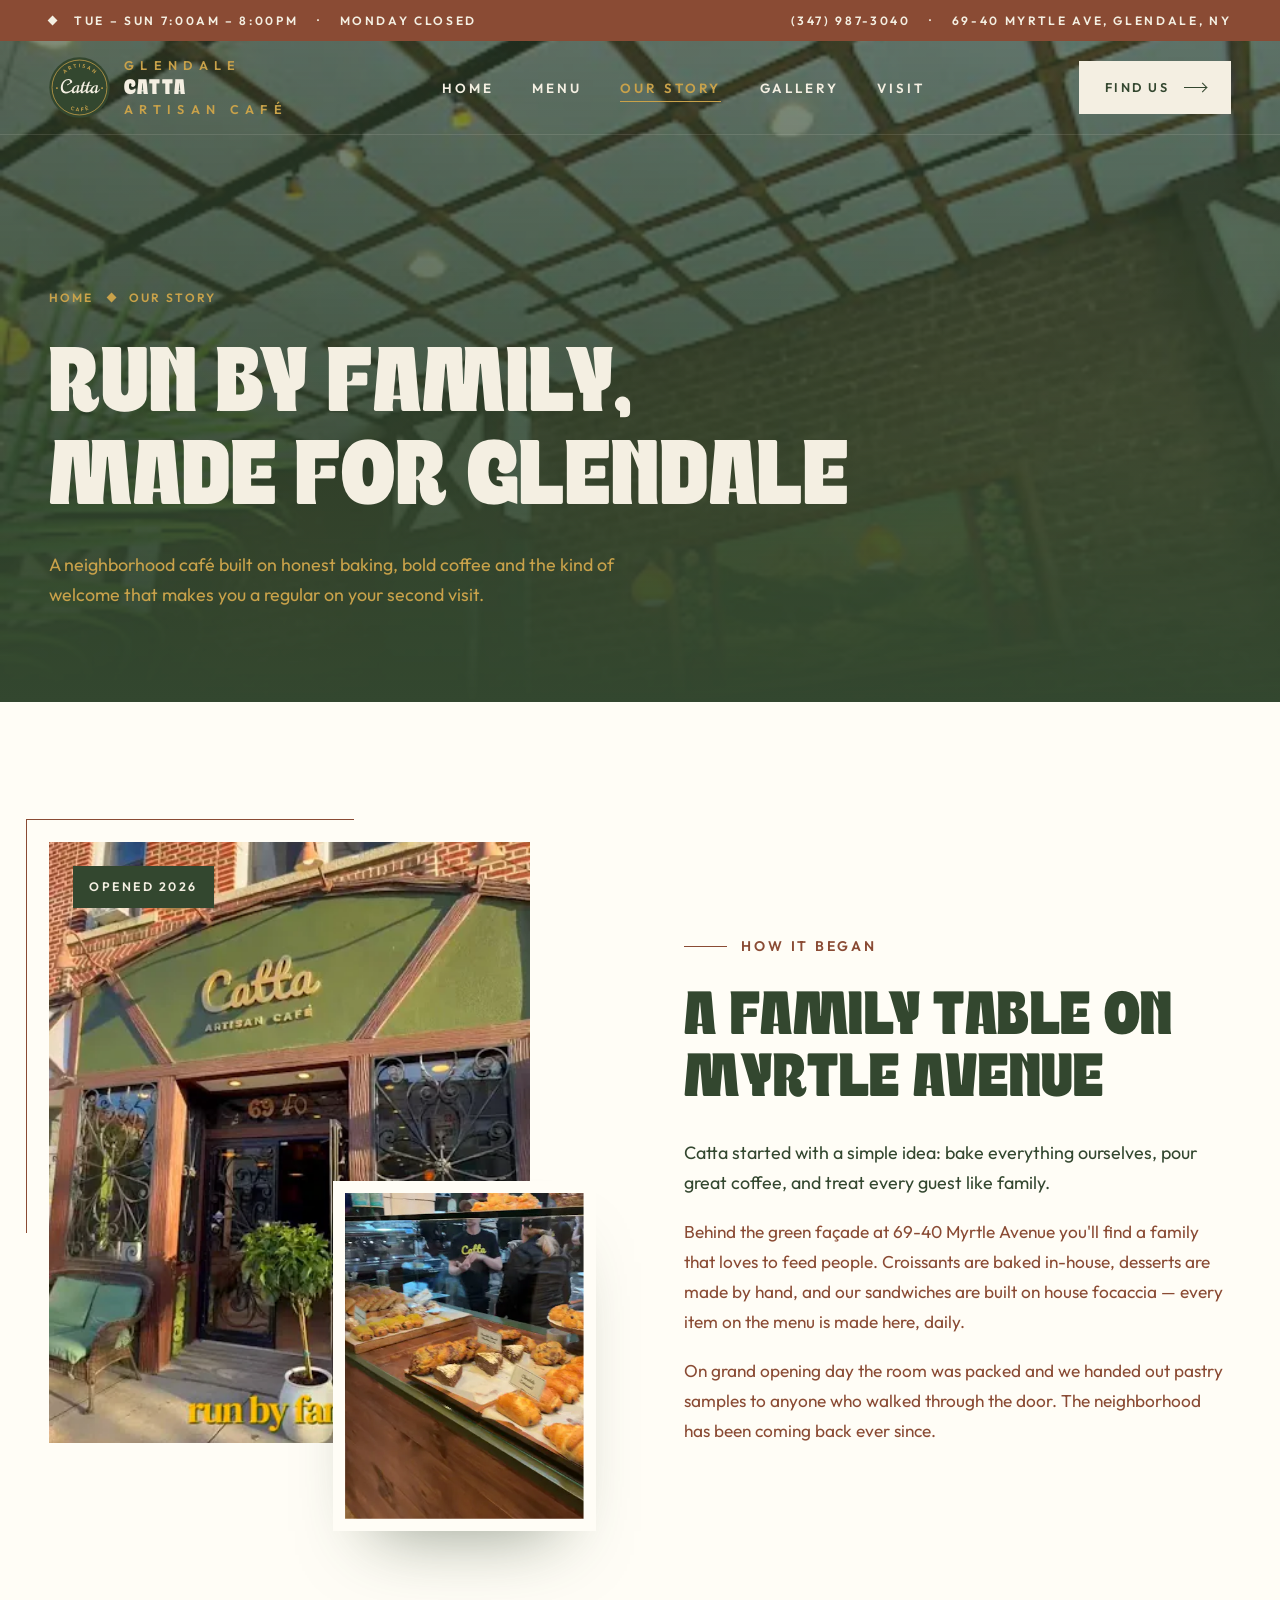
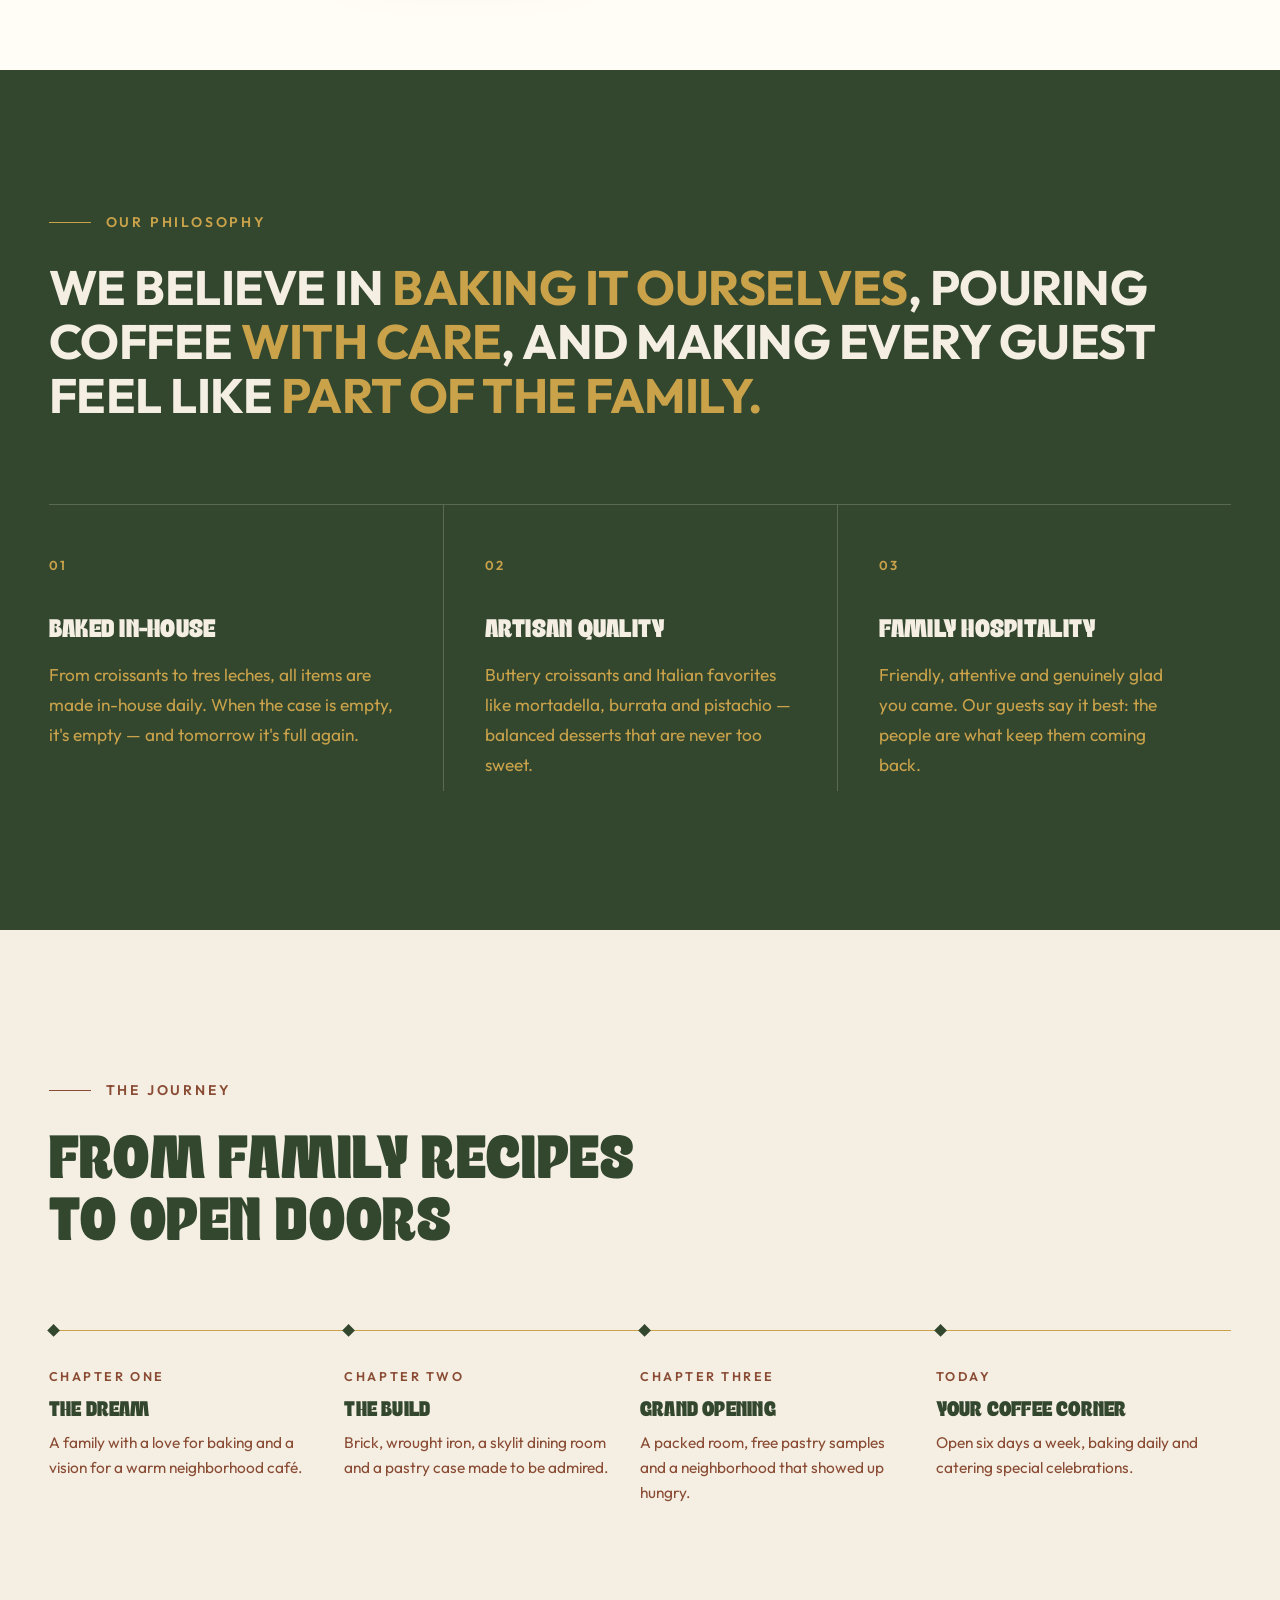
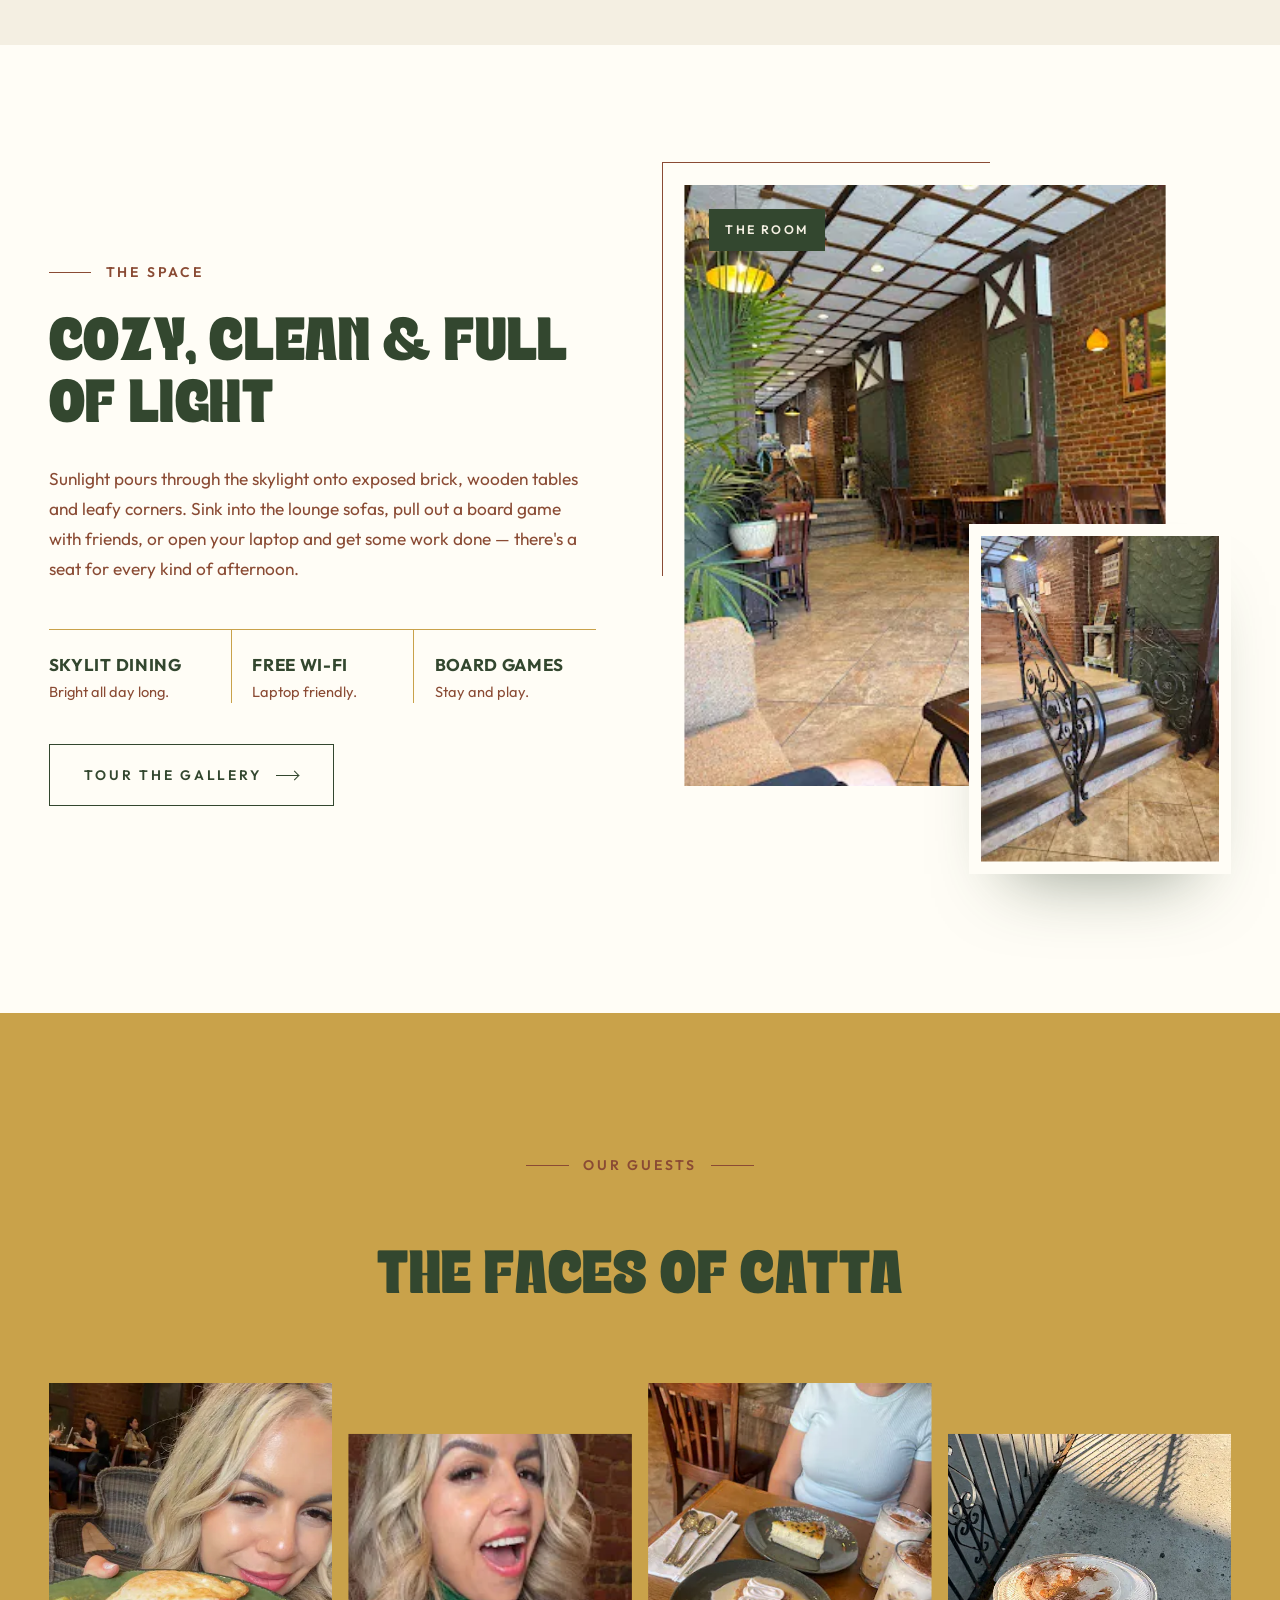
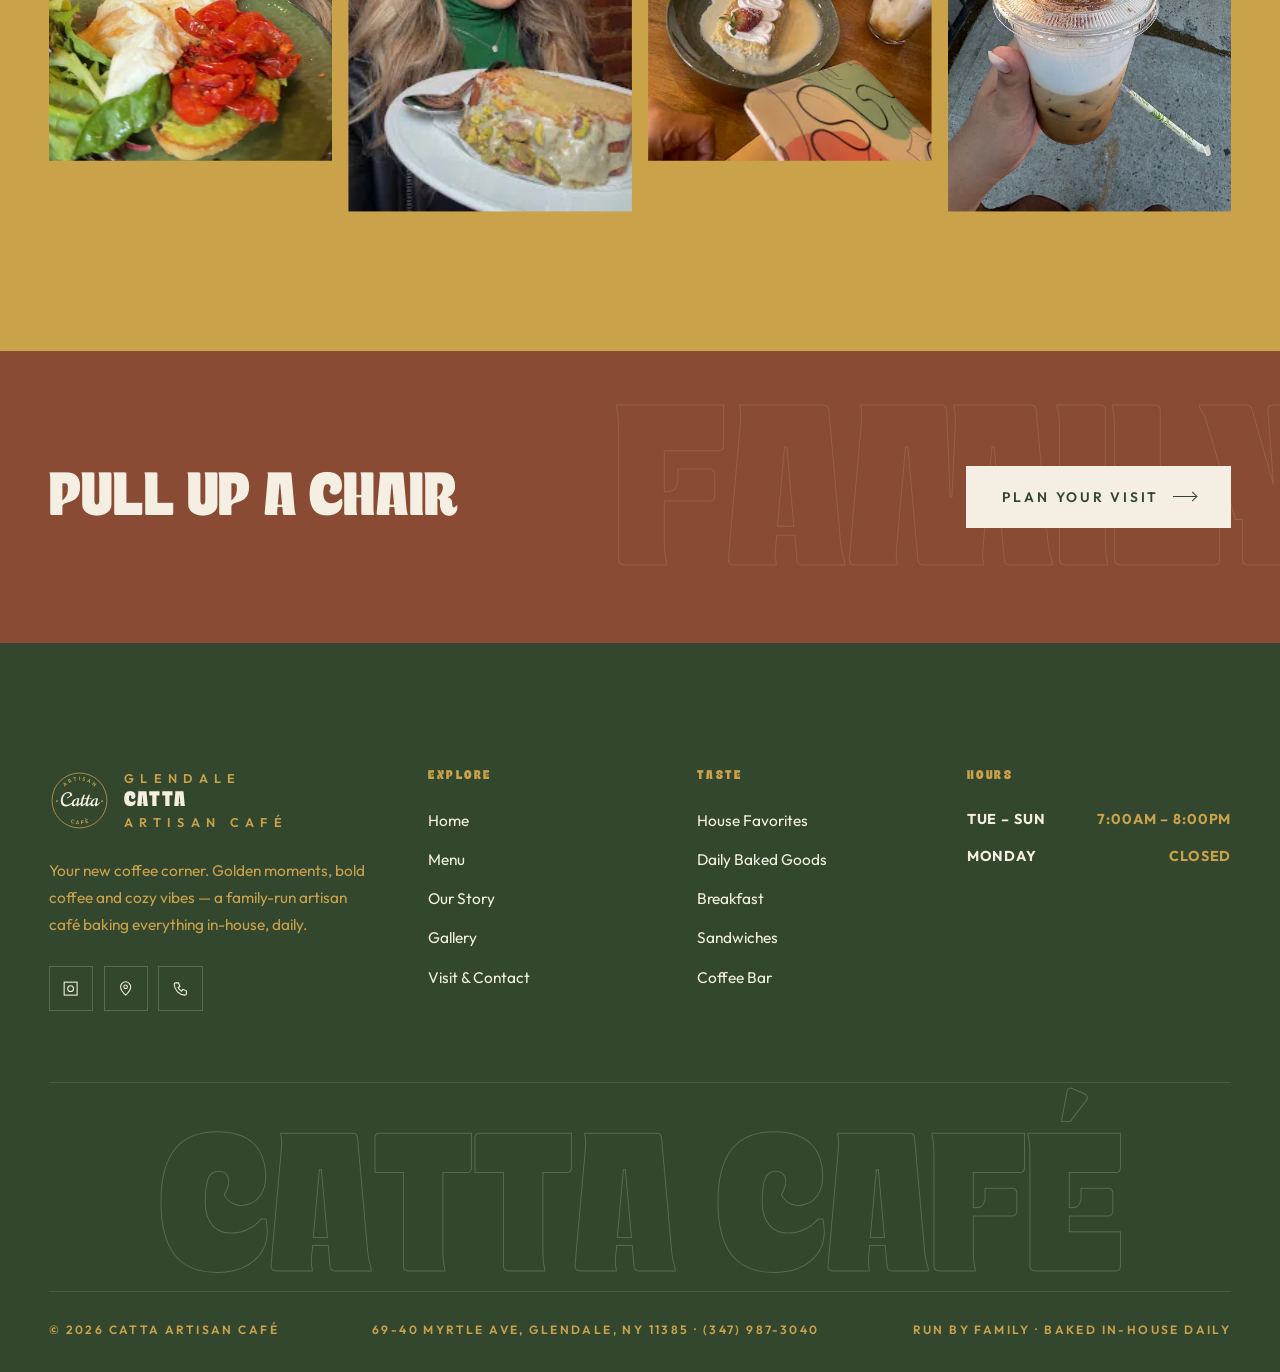
<file: about.html>
<!DOCTYPE html>
<html lang="en">
<head>
  <meta charset="UTF-8">
  <meta name="viewport" content="width=device-width, initial-scale=1.0">
  <title>Our Story — Catta Artisan Café</title>
  <meta name="description" content="The story of Catta Artisan Café — a family-run coffee shop and in-house bakery on Myrtle Avenue in Glendale, Queens, built on artisan baking and warm hospitality.">
  <meta name="theme-color" content="#33472F">
  <meta property="og:title" content="Our Story — Catta Artisan Café">
  <meta property="og:description" content="The story of Catta Artisan Café — a family-run coffee shop and in-house bakery on Myrtle Avenue in Glendale, Queens, built on artisan baking and warm hospitality.">
  <meta property="og:image" content="assets/images/unnamed%20%288%29.jpg">
  <link rel="icon" href="assets/logo.svg" type="image/svg+xml">
  <link rel="preconnect" href="https://fonts.googleapis.com">
  <link rel="preconnect" href="https://fonts.gstatic.com" crossorigin>
  <link href="https://fonts.googleapis.com/css2?family=Outfit:wght@400;500;600;700&display=swap" rel="stylesheet">
  <link rel="stylesheet" href="css/style.css">
  <link rel="preload" as="image" href="assets/images/unnamed%20%2855%29.webp" fetchpriority="high">
</head>
<body>

<header class="site-header">
  <div class="topbar">
    <div class="container">
      <div class="t-items"><span class="diamond"></span><span>Tue – Sun 7:00AM – 8:00PM</span><span class="t-hide">·</span><span class="t-hide">Monday Closed</span></div>
      <div class="t-items t-hide"><a href="tel:+13479873040">(347) 987-3040</a><span>·</span><span>69-40 Myrtle Ave, Glendale, NY</span></div>
    </div>
  </div>
  <nav class="navbar" aria-label="Main">
    <div class="container">
      <a href="index.html" class="logo" aria-label="Catta Artisan Café home">
        <span class="logo-mark"><img src="assets/logo.svg" alt="" width="60" height="60"></span>
        <span class="logo-text"><small>GLENDALE</small><strong>CATTA</strong><small>ARTISAN CAFÉ</small></span>
      </a>
      <ul class="nav-links">
        <li><a href="index.html">Home</a></li>
        <li><a href="menu.html">Menu</a></li>
        <li><a href="about.html" class="active" aria-current="page">Our Story</a></li>
        <li><a href="gallery.html">Gallery</a></li>
        <li><a href="visit.html">Visit</a></li>
      </ul>
      <a href="visit.html" class="btn btn--light nav-cta">Find Us <span class="arrow"></span></a>
      <button class="menu-toggle" aria-label="Open menu" aria-expanded="false"><span></span><span></span><span></span></button>
    </div>
  </nav>
</header>

<div class="mobile-nav" aria-label="Mobile">
  <a class="m-link" href="index.html"><small>01</small>Home</a>
  <a class="m-link" href="menu.html"><small>02</small>Menu</a>
  <a class="m-link" href="about.html"><small>03</small>Our Story</a>
  <a class="m-link" href="gallery.html"><small>04</small>Gallery</a>
  <a class="m-link" href="visit.html"><small>05</small>Visit</a>
  <div class="m-foot">Tue – Sun 7:00AM – 8:00PM · Mon Closed<br>69-40 Myrtle Ave, Glendale, NY 11385<br><a href="tel:+13479873040">(347) 987-3040</a></div>
</div>

<main>
<section class="page-hero">
  <div class="bg" data-parallax style="background-image:url('assets/images/unnamed%20%2855%29.webp')"></div>
  <div class="container">
    <div class="crumbs"><a href="index.html">Home</a><span class="diamond"></span><span>Our Story</span></div>
    <div class="hero-foot">
      <div>
        <h1>Run by Family,<br>Made for Glendale</h1>
        <p class="lead">A neighborhood café built on honest baking, bold coffee and the kind of welcome that makes you a regular on your second visit.</p>
      </div>
    </div>
  </div>
</section>

<section class="section bg-white">
  <div class="container split">
    <div class="stack-images reveal">
      <span class="frame-line"></span>
      <div class="img-main reveal-img"><img decoding="async" src="assets/images/unnamed%20%288%29.webp" alt="The green Catta Artisan Café storefront on Myrtle Avenue" loading="lazy"></div>
      <div class="img-float reveal-img d2"><img decoding="async" src="assets/images/unnamed%20%2815%29.webp" alt="The Catta team behind the pastry counter" loading="lazy"></div>
      <span class="tag">Opened 2026</span>
    </div>
    <div class="text-block">
      <span class="eyebrow reveal">How It Began</span>
      <h2 class="reveal">A Family Table on Myrtle Avenue</h2>
      <p class="lead reveal">Catta started with a simple idea: bake everything ourselves, pour great coffee, and treat every guest like family.</p>
      <p class="muted reveal">Behind the green façade at 69-40 Myrtle Avenue you'll find a family that loves to feed people. Croissants are baked in-house, desserts are made by hand, and our sandwiches are built on house focaccia — every item on the menu is made here, daily.</p>
      <p class="muted reveal">On grand opening day the room was packed and we handed out pastry samples to anyone who walked through the door. The neighborhood has been coming back ever since.</p>
    </div>
  </div>
</section>

<section class="section bg-espresso">
  <div class="container">
    <span class="eyebrow reveal" style="display:flex">Our Philosophy</span>
    <p class="big-statement reveal">We believe in <em>baking it ourselves</em>, pouring coffee <em>with care</em>, and making every guest feel like <em>part of the family.</em></p>
    <div class="values" style="margin-top:80px">
      <div class="value reveal">
        <span class="num">01</span>
        <h3>Baked In-House</h3>
        <p>From croissants to tres leches, all items are made in-house daily. When the case is empty, it's empty — and tomorrow it's full again.</p>
      </div>
      <div class="value reveal d1">
        <span class="num">02</span>
        <h3>Artisan Quality</h3>
        <p>Buttery croissants and Italian favorites like mortadella, burrata and pistachio — balanced desserts that are never too sweet.</p>
      </div>
      <div class="value reveal d2">
        <span class="num">03</span>
        <h3>Family Hospitality</h3>
        <p>Friendly, attentive and genuinely glad you came. Our guests say it best: the people are what keep them coming back.</p>
      </div>
    </div>
  </div>
</section>

<section class="section bg-cream">
  <div class="container">
    <div class="section-head">
      <div>
        <span class="eyebrow reveal">The Journey</span>
        <h2 class="reveal">From Family Recipes<br>to Open Doors</h2>
      </div>
    </div>
    <div class="timeline">
      <div class="reveal"><span>Chapter One</span><h3>The Dream</h3><p>A family with a love for baking and a vision for a warm neighborhood café.</p></div>
      <div class="reveal d1"><span>Chapter Two</span><h3>The Build</h3><p>Brick, wrought iron, a skylit dining room and a pastry case made to be admired.</p></div>
      <div class="reveal d2"><span>Chapter Three</span><h3>Grand Opening</h3><p>A packed room, free pastry samples and a neighborhood that showed up hungry.</p></div>
      <div class="reveal d3"><span>Today</span><h3>Your Coffee Corner</h3><p>Open six days a week, baking daily and catering special celebrations.</p></div>
    </div>
  </div>
</section>

<section class="section bg-white">
  <div class="container split split--reverse">
    <div class="stack-images reveal">
      <span class="frame-line"></span>
      <div class="img-main reveal-img"><img decoding="async" src="assets/images/unnamed%20%2836%29.webp" alt="Skylit dining room with brick walls and plants" loading="lazy"></div>
      <div class="img-float reveal-img d2"><img decoding="async" src="assets/images/unnamed%20%2889%29.webp" alt="Wrought-iron staircase inside the café" loading="lazy"></div>
      <span class="tag">The Room</span>
    </div>
    <div class="text-block">
      <span class="eyebrow reveal">The Space</span>
      <h2 class="reveal">Cozy, Clean &amp; Full of Light</h2>
      <p class="muted reveal">Sunlight pours through the skylight onto exposed brick, wooden tables and leafy corners. Sink into the lounge sofas, pull out a board game with friends, or open your laptop and get some work done — there's a seat for every kind of afternoon.</p>
      <div class="features reveal">
        <div><strong>Skylit Dining</strong><span>Bright all day long.</span></div>
        <div><strong>Free Wi-Fi</strong><span>Laptop friendly.</span></div>
        <div><strong>Board Games</strong><span>Stay and play.</span></div>
      </div>
      <a href="gallery.html" class="btn btn--outline reveal">Tour the Gallery <span class="arrow"></span></a>
    </div>
  </div>
</section>

<section class="section bg-beige">
  <div class="container">
    <div class="section-head center">
      <span class="eyebrow reveal">Our Guests</span>
      <h2 class="reveal">The Faces of Catta</h2>
    </div>
    <div class="people-grid" style="padding-bottom:50px">
      <figure class="reveal-img"><img decoding="async" src="assets/images/unnamed%20%2858%29.webp" alt="A guest with an avocado tartine" loading="lazy"></figure>
      <figure class="reveal-img d1"><img decoding="async" src="assets/images/unnamed%20%2882%29.webp" alt="A guest excited about her slice of cake" loading="lazy"></figure>
      <figure class="reveal-img d2"><img decoding="async" src="assets/images/unnamed%20%2873%29.webp" alt="Friends sharing desserts and iced lattes" loading="lazy"></figure>
      <figure class="reveal-img d3"><img decoding="async" src="assets/images/unnamed%20%2857%29.webp" alt="Iced latte to go on a sunny day" loading="lazy"></figure>
    </div>
  </div>
</section>

<section class="cta-band">
  <div class="ghost-word" aria-hidden="true">Family</div>
  <div class="container">
    <h2 class="reveal">Pull Up a Chair</h2>
    <a href="visit.html" class="btn btn--light reveal">Plan Your Visit <span class="arrow"></span></a>
  </div>
</section>
</main>

<footer class="site-footer">
  <div class="container">
    <div class="footer-top">
      <div>
        <a href="index.html" class="logo">
          <span class="logo-mark"><img src="assets/logo.svg" alt="" width="60" height="60"></span>
          <span class="logo-text"><small>GLENDALE</small><strong>CATTA</strong><small>ARTISAN CAFÉ</small></span>
        </a>
        <p>Your new coffee corner. Golden moments, bold coffee and cozy vibes — a family-run artisan café baking everything in-house, daily.</p>
        <div class="socials">
          <a href="https://www.instagram.com/cattacafeny/" target="_blank" rel="noopener" aria-label="Instagram @cattacafeny"><svg viewBox="0 0 24 24"><rect x="3" y="3" width="18" height="18"/><circle cx="12" cy="12" r="4"/><path d="M17.5 6.5h.01"/></svg></a>
          <a href="https://www.google.com/maps/place/Catta+Cafe/@40.7016919,-73.88129,17z/data=!3m1!4b1!4m6!3m5!1s0x89c25f2ec84fcae5:0x9be8066eb6144c47!8m2!3d40.7016919!4d-73.88129!16s%2Fg%2F11z6tcrd1n" target="_blank" rel="noopener" aria-label="Catta Cafe on Google Maps"><svg viewBox="0 0 24 24"><path d="M12 21s-7-6.2-7-11.5A7 7 0 0 1 19 9.5C19 14.8 12 21 12 21z"/><circle cx="12" cy="9.5" r="2.5"/></svg></a>
          <a href="tel:+13479873040" aria-label="Call (347) 987-3040"><svg viewBox="0 0 24 24"><path d="M5 4h4l2 5-2.5 1.5a11 11 0 0 0 5 5L15 13l5 2v4a2 2 0 0 1-2 2A16 16 0 0 1 3 6a2 2 0 0 1 2-2"/></svg></a>
        </div>
      </div>
      <div>
        <h4>Explore</h4>
        <ul>
          <li><a href="index.html">Home</a></li>
          <li><a href="menu.html">Menu</a></li>
          <li><a href="about.html">Our Story</a></li>
          <li><a href="gallery.html">Gallery</a></li>
          <li><a href="visit.html">Visit &amp; Contact</a></li>
        </ul>
      </div>
      <div>
        <h4>Taste</h4>
        <ul>
          <li><a href="menu.html#favorites">House Favorites</a></li>
          <li><a href="menu.html#baked">Daily Baked Goods</a></li>
          <li><a href="menu.html#breakfast">Breakfast</a></li>
          <li><a href="menu.html#sandwiches">Sandwiches</a></li>
          <li><a href="menu.html#coffee">Coffee Bar</a></li>
        </ul>
      </div>
      <div>
        <h4>Hours</h4>
        <ul class="footer-hours">
          <li><span>Tue – Sun</span><span>7:00AM – 8:00PM</span></li>
          <li><span>Monday</span><span>Closed</span></li>
        </ul>
      </div>
    </div>
    <div class="footer-word" aria-hidden="true">Catta Café</div>
    <div class="footer-bottom">
      <span>© <span data-year>2026</span> Catta Artisan Café</span>
      <span>69-40 Myrtle Ave, Glendale, NY 11385 · <a href="tel:+13479873040">(347) 987-3040</a></span>
      <span>Run by family · Baked in-house daily</span>
    </div>
  </div>
</footer>

<button class="back-top" aria-label="Back to top"><svg viewBox="0 0 24 24"><path d="M12 19V5M5 12l7-7 7 7"/></svg></button>

<script src="js/main.js"></script>
</body>
</html>
</file>
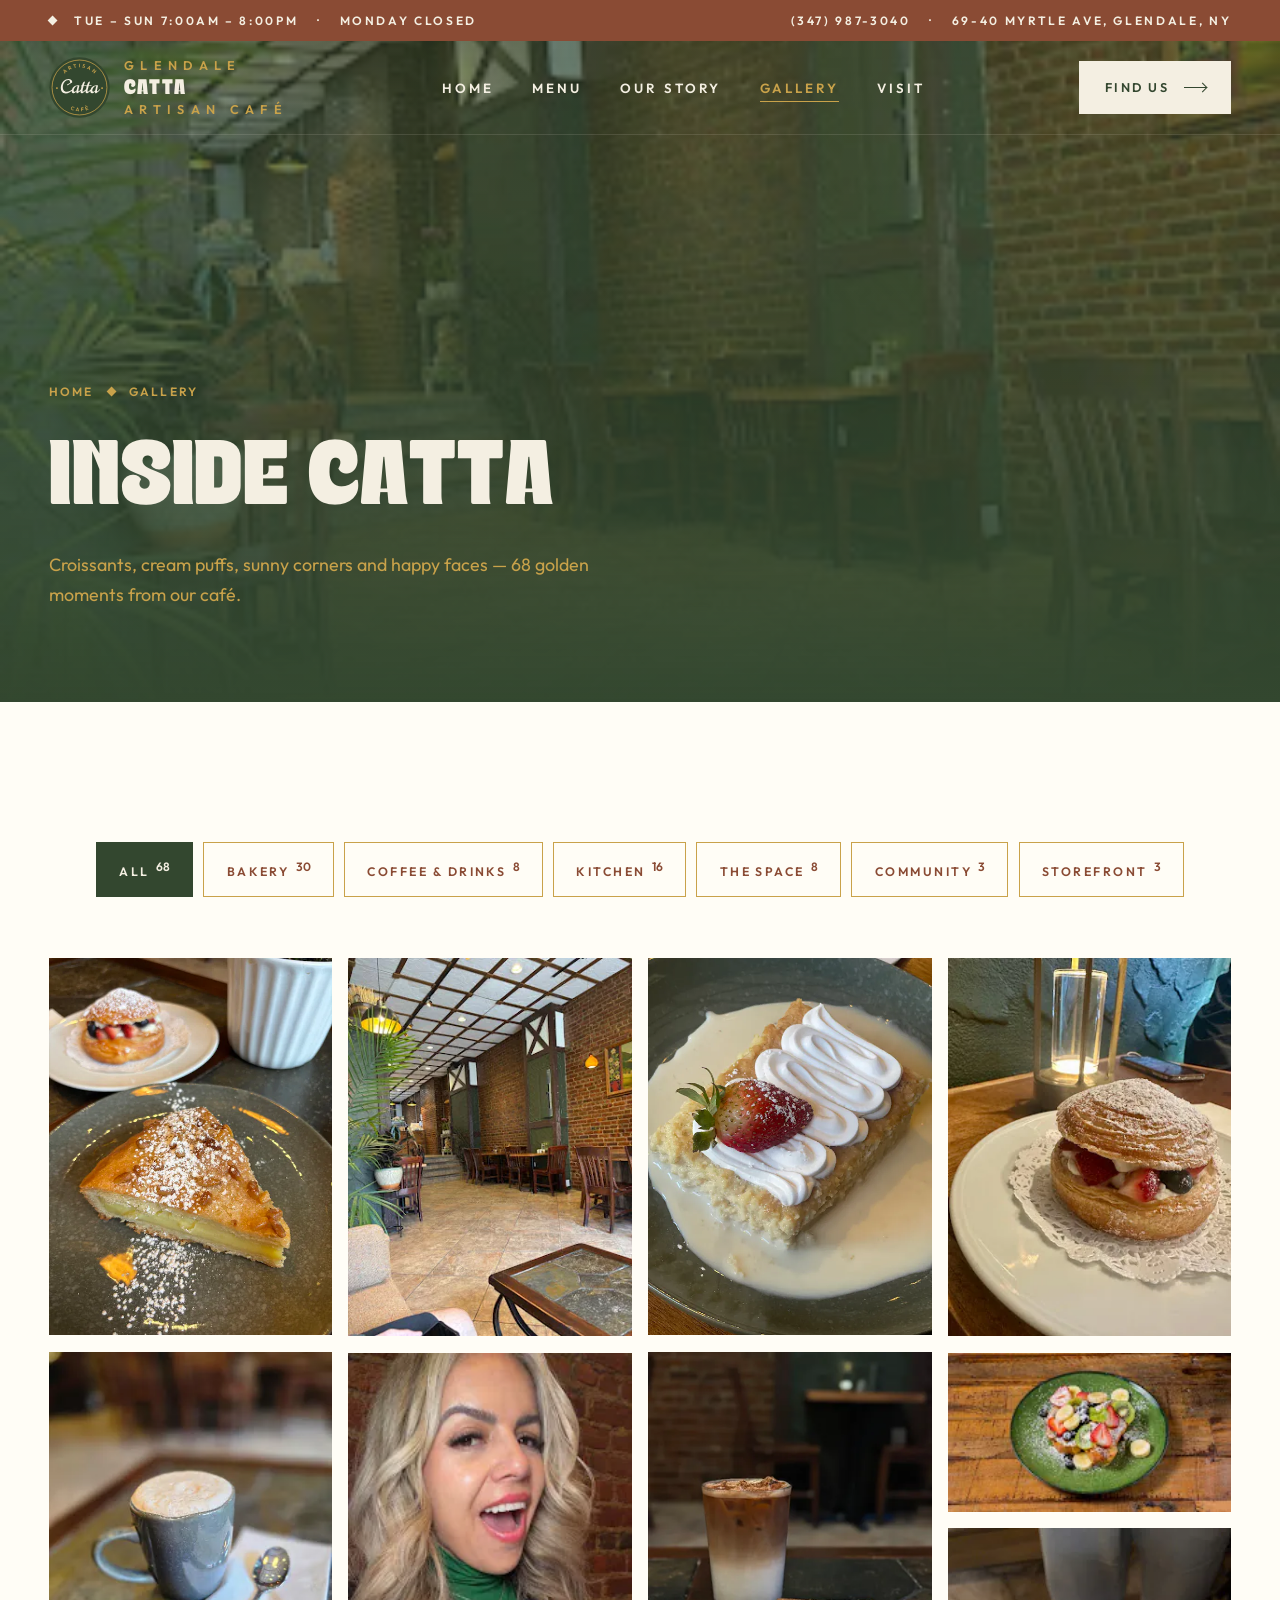
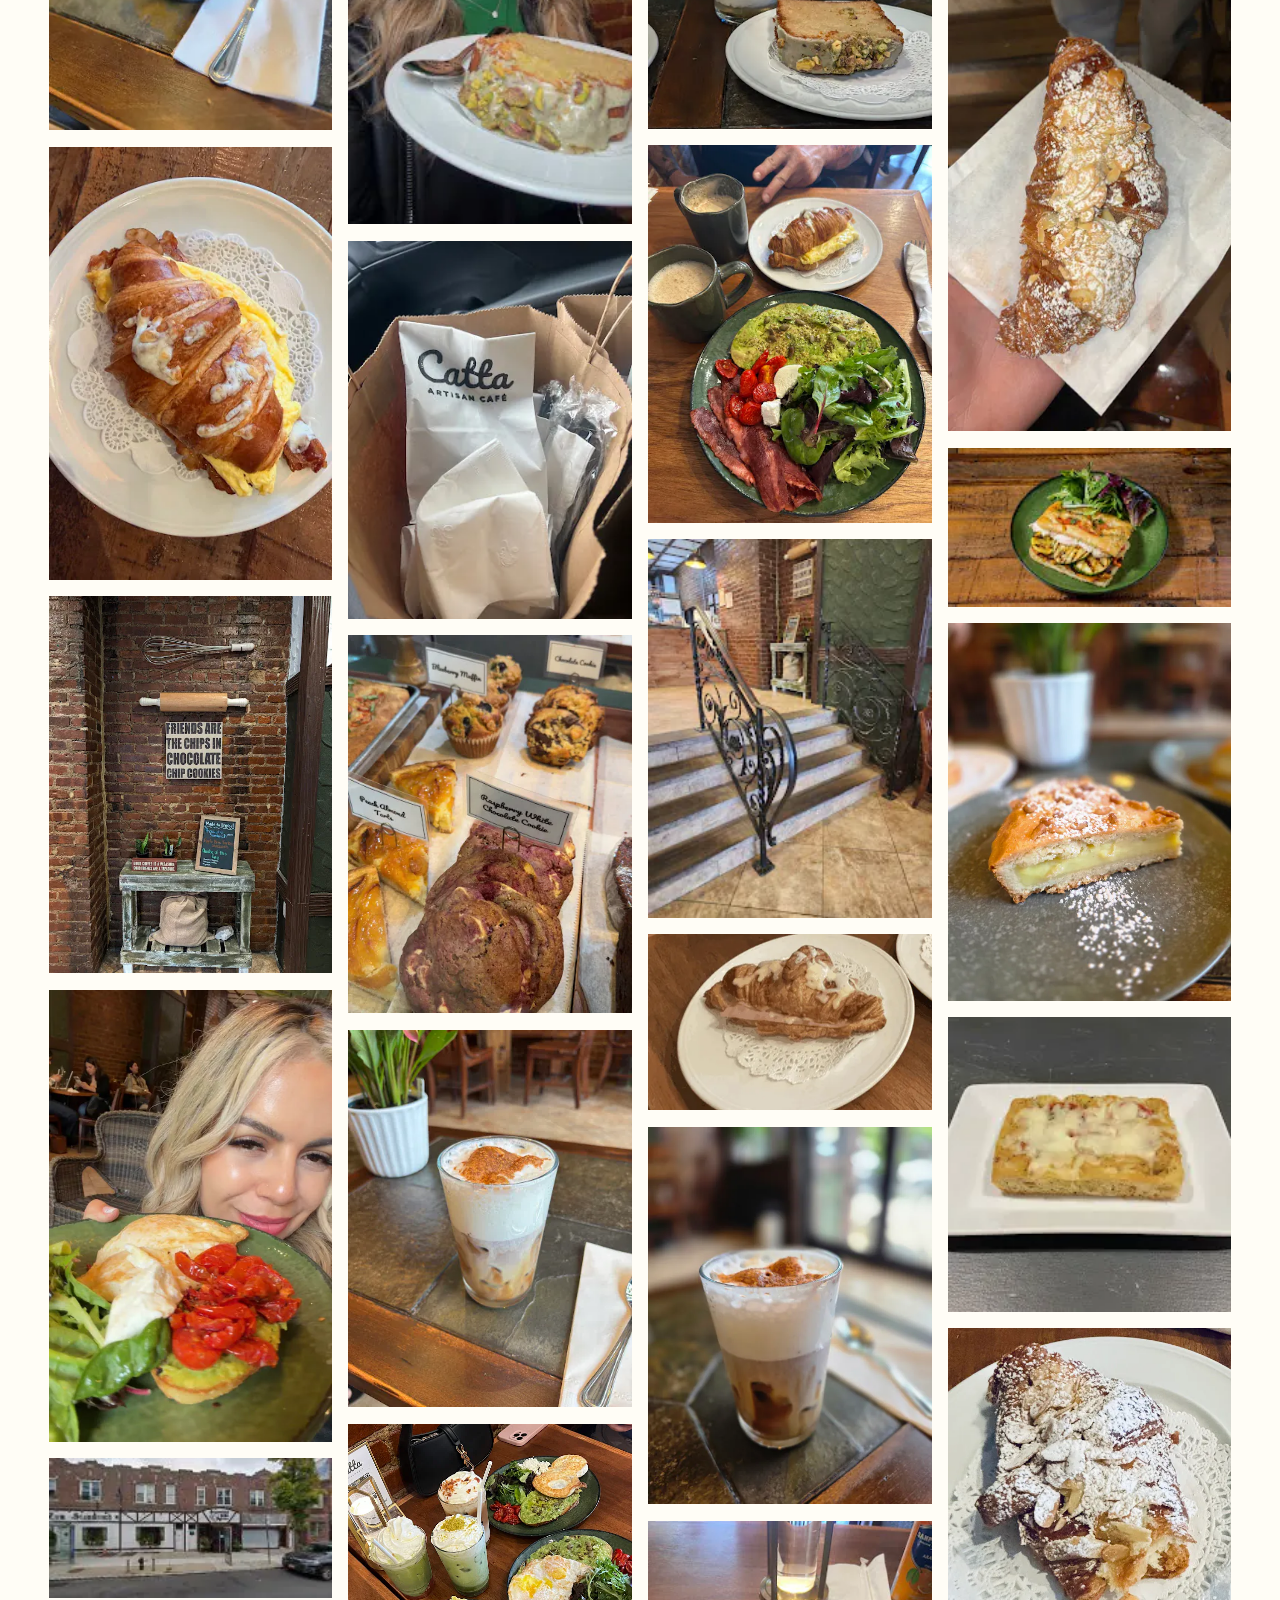
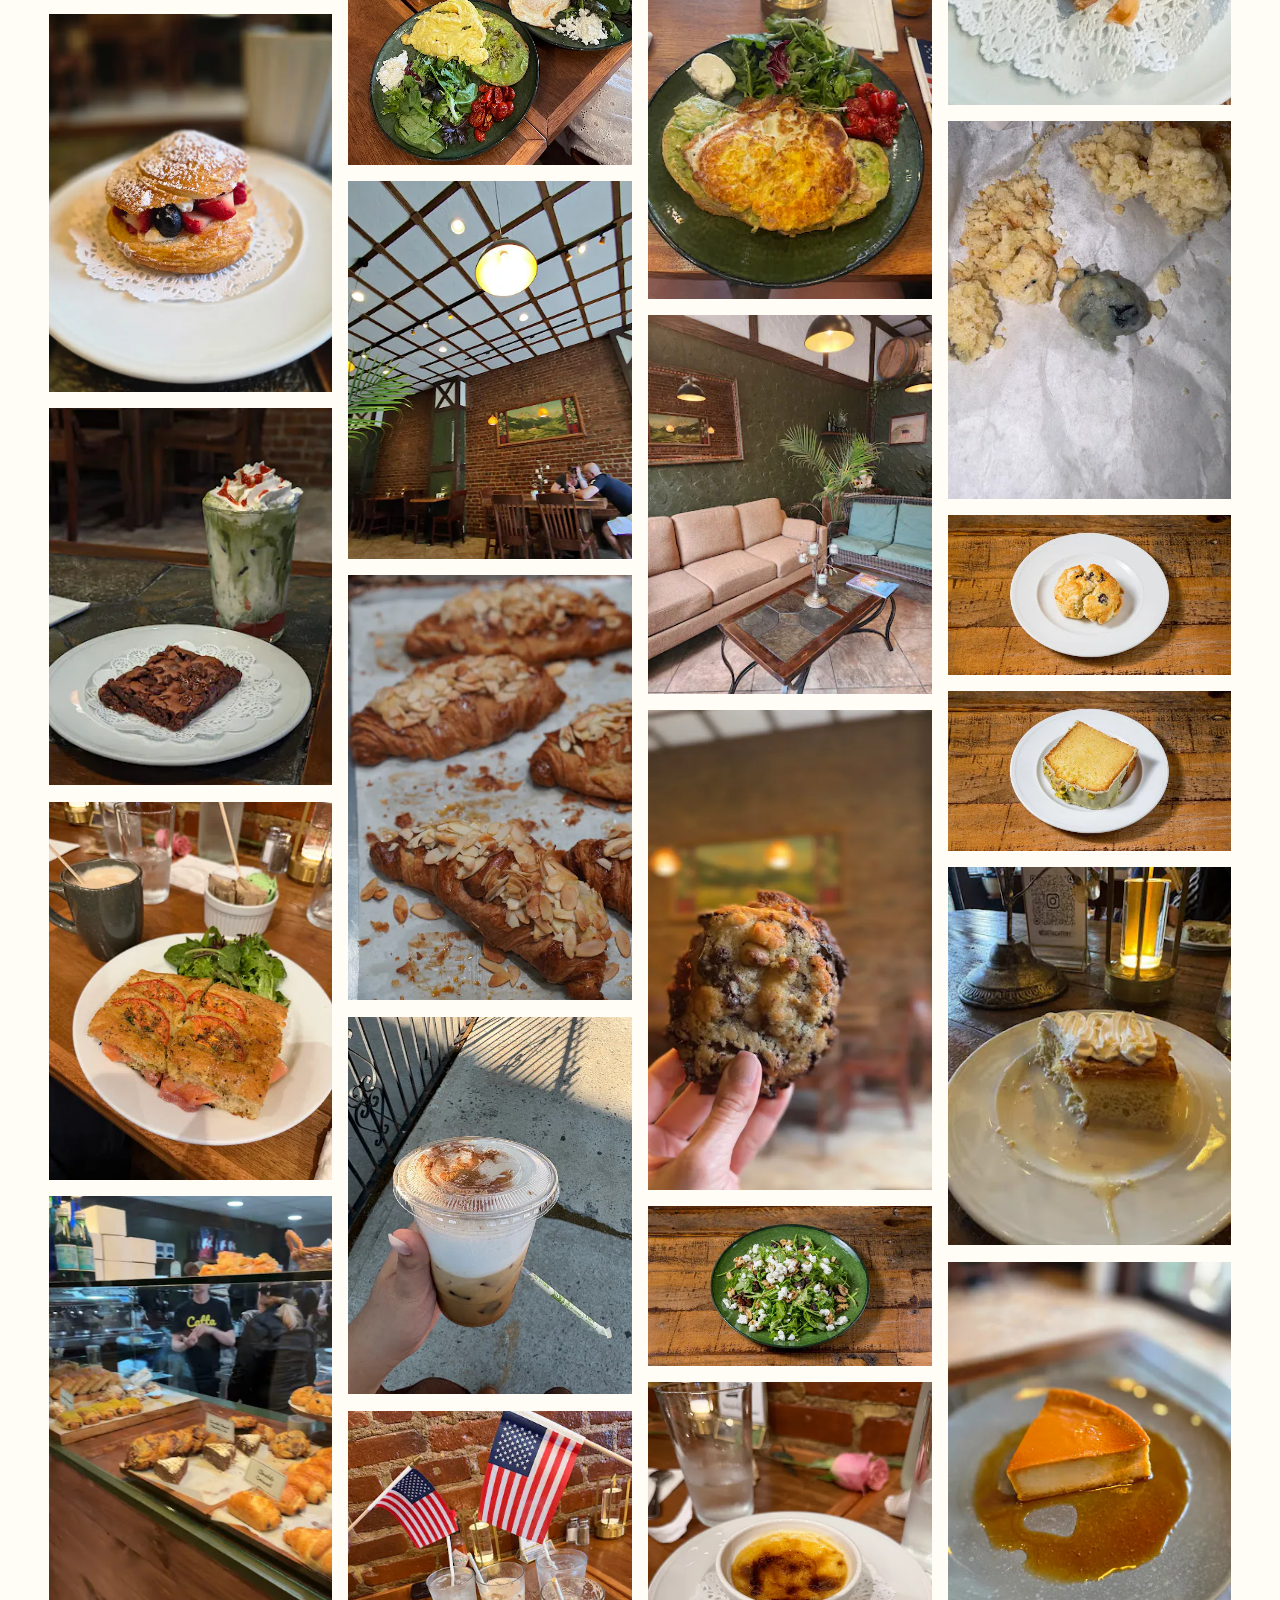
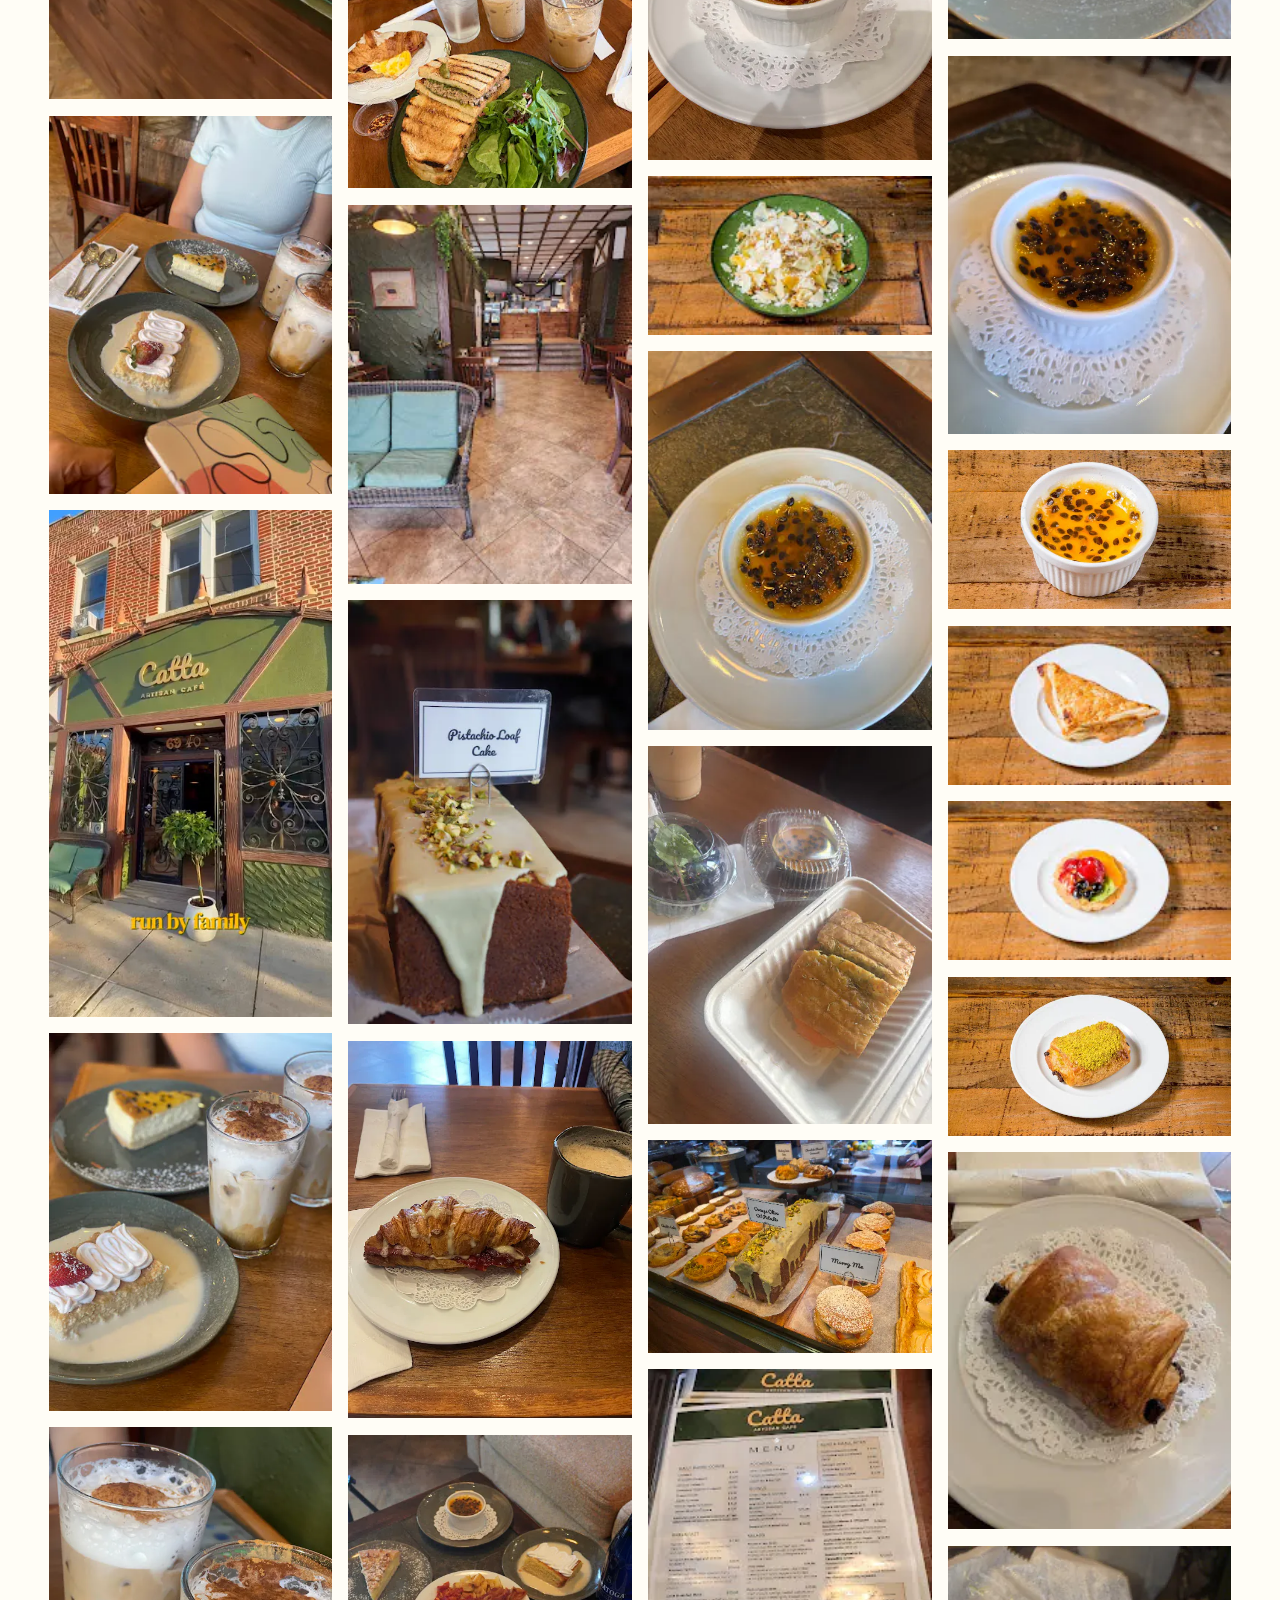
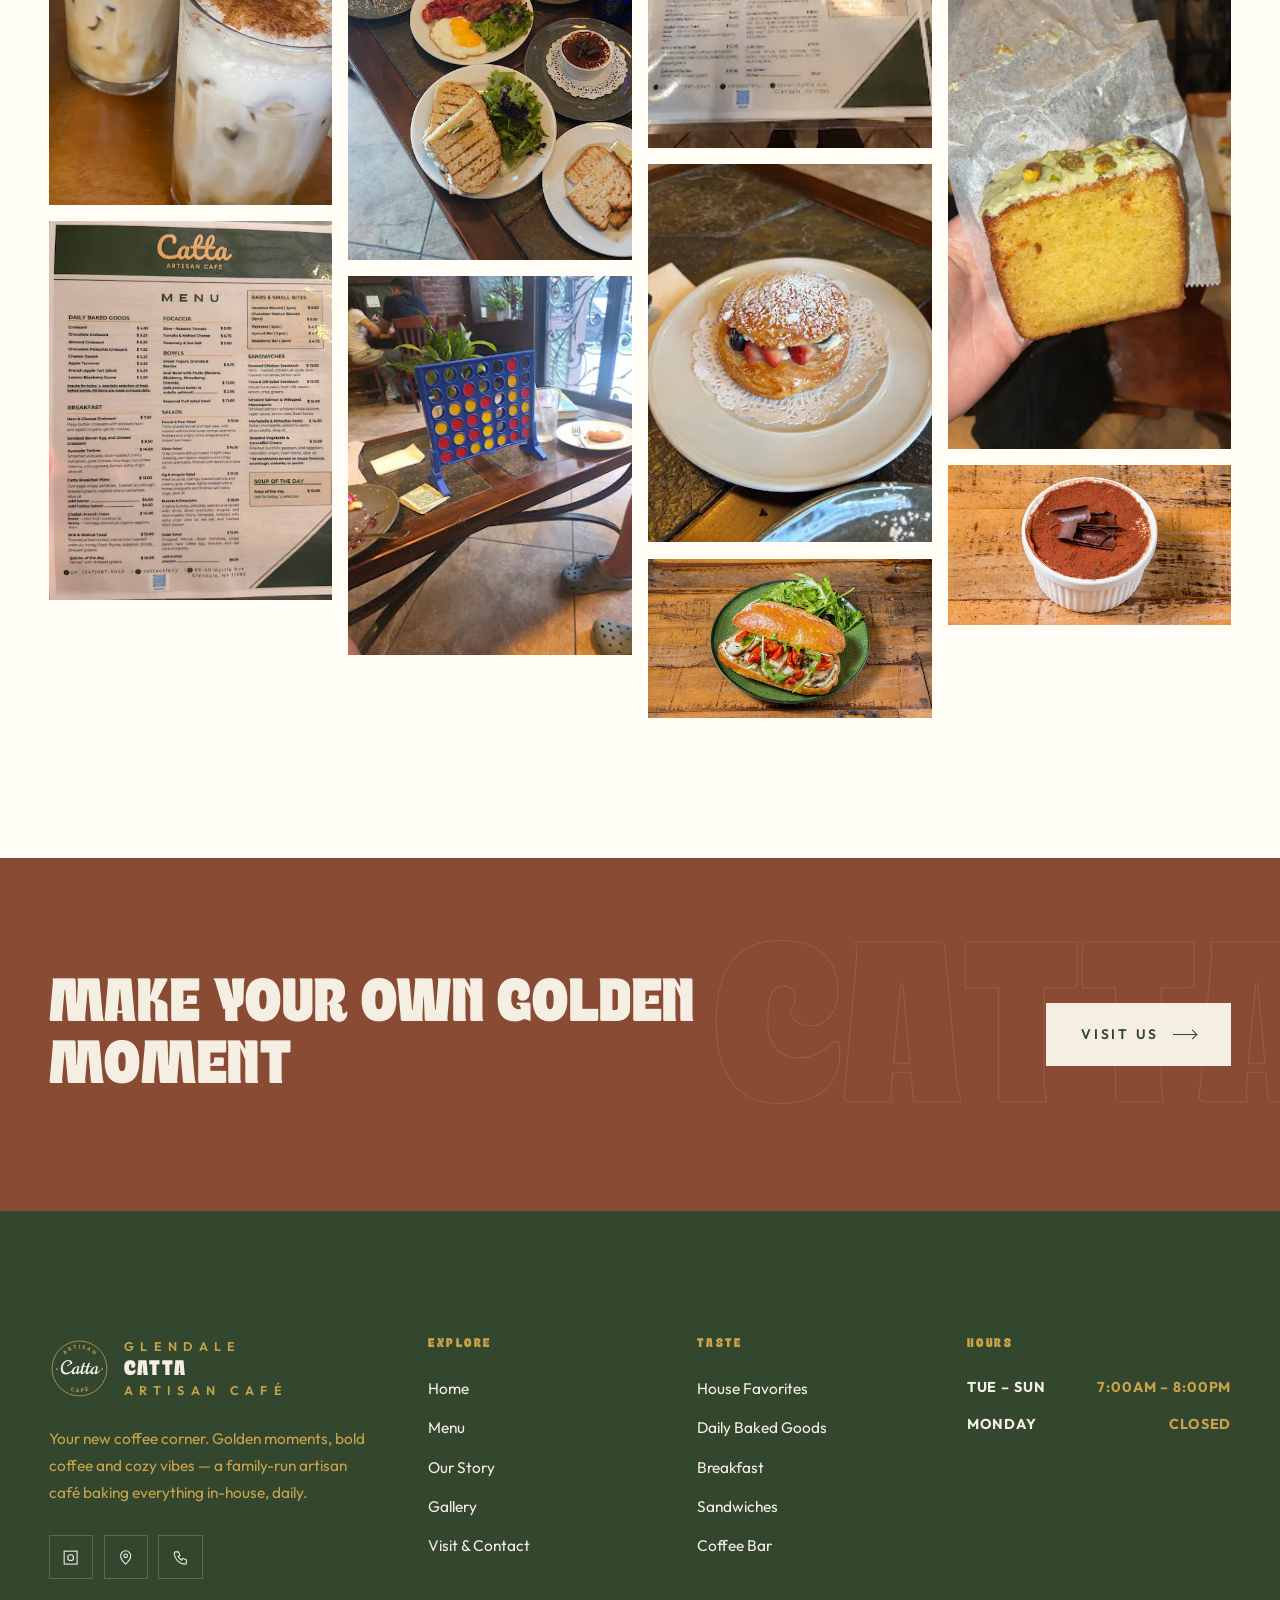
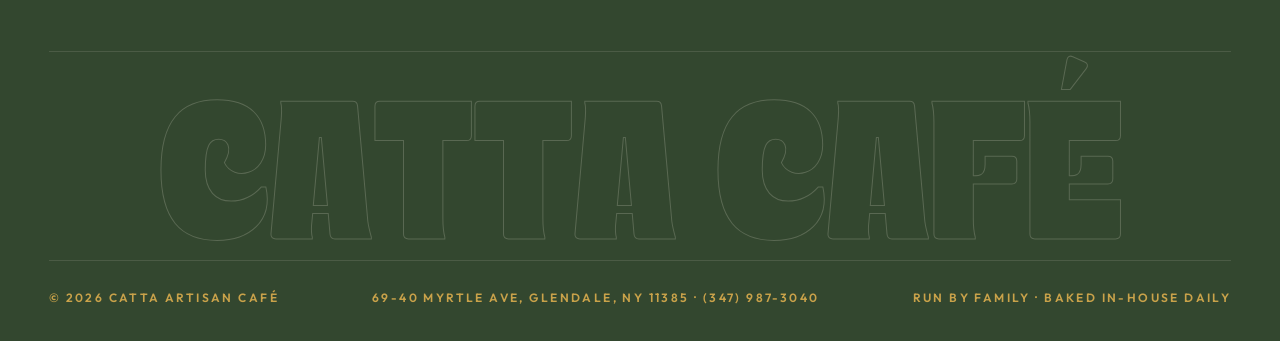
<file: gallery.html>
<!DOCTYPE html>
<html lang="en">
<head>
  <meta charset="UTF-8">
  <meta name="viewport" content="width=device-width, initial-scale=1.0">
  <title>Gallery — Catta Artisan Café</title>
  <meta name="description" content="Step inside Catta Artisan Café in Glendale, Queens — photos of our pastries, desserts, brunch, coffee, skylit dining room and the guests who fill it.">
  <meta name="theme-color" content="#33472F">
  <meta property="og:title" content="Gallery — Catta Artisan Café">
  <meta property="og:description" content="Step inside Catta Artisan Café in Glendale, Queens — photos of our pastries, desserts, brunch, coffee, skylit dining room and the guests who fill it.">
  <meta property="og:image" content="assets/images/unnamed%20%288%29.jpg">
  <link rel="icon" href="assets/logo.svg" type="image/svg+xml">
  <link rel="preconnect" href="https://fonts.googleapis.com">
  <link rel="preconnect" href="https://fonts.gstatic.com" crossorigin>
  <link href="https://fonts.googleapis.com/css2?family=Outfit:wght@400;500;600;700&display=swap" rel="stylesheet">
  <link rel="stylesheet" href="css/style.css">
  <link rel="preload" as="image" href="assets/images/unnamed%20%2836%29.webp" fetchpriority="high">
</head>
<body>

<header class="site-header">
  <div class="topbar">
    <div class="container">
      <div class="t-items"><span class="diamond"></span><span>Tue – Sun 7:00AM – 8:00PM</span><span class="t-hide">·</span><span class="t-hide">Monday Closed</span></div>
      <div class="t-items t-hide"><a href="tel:+13479873040">(347) 987-3040</a><span>·</span><span>69-40 Myrtle Ave, Glendale, NY</span></div>
    </div>
  </div>
  <nav class="navbar" aria-label="Main">
    <div class="container">
      <a href="index.html" class="logo" aria-label="Catta Artisan Café home">
        <span class="logo-mark"><img src="assets/logo.svg" alt="" width="60" height="60"></span>
        <span class="logo-text"><small>GLENDALE</small><strong>CATTA</strong><small>ARTISAN CAFÉ</small></span>
      </a>
      <ul class="nav-links">
        <li><a href="index.html">Home</a></li>
        <li><a href="menu.html">Menu</a></li>
        <li><a href="about.html">Our Story</a></li>
        <li><a href="gallery.html" class="active" aria-current="page">Gallery</a></li>
        <li><a href="visit.html">Visit</a></li>
      </ul>
      <a href="visit.html" class="btn btn--light nav-cta">Find Us <span class="arrow"></span></a>
      <button class="menu-toggle" aria-label="Open menu" aria-expanded="false"><span></span><span></span><span></span></button>
    </div>
  </nav>
</header>

<div class="mobile-nav" aria-label="Mobile">
  <a class="m-link" href="index.html"><small>01</small>Home</a>
  <a class="m-link" href="menu.html"><small>02</small>Menu</a>
  <a class="m-link" href="about.html"><small>03</small>Our Story</a>
  <a class="m-link" href="gallery.html"><small>04</small>Gallery</a>
  <a class="m-link" href="visit.html"><small>05</small>Visit</a>
  <div class="m-foot">Tue – Sun 7:00AM – 8:00PM · Mon Closed<br>69-40 Myrtle Ave, Glendale, NY 11385<br><a href="tel:+13479873040">(347) 987-3040</a></div>
</div>

<main>
<section class="page-hero">
  <div class="bg" data-parallax style="background-image:url('assets/images/unnamed%20%2836%29.webp')"></div>
  <div class="container">
    <div class="crumbs"><a href="index.html">Home</a><span class="diamond"></span><span>Gallery</span></div>
    <div class="hero-foot">
      <div>
        <h1>Inside Catta</h1>
        <p class="lead">Croissants, cream puffs, sunny corners and happy faces — 68 golden moments from our café.</p>
      </div>
    </div>
  </div>
</section>

<section class="section bg-white">
  <div class="container">
    <div class="filters reveal">
      <button class="filter-btn active" data-filter="all">All<sup>68</sup></button>
      <button class="filter-btn" data-filter="bakery">Bakery<sup>30</sup></button>
      <button class="filter-btn" data-filter="coffee">Coffee & Drinks<sup>8</sup></button>
      <button class="filter-btn" data-filter="kitchen">Kitchen<sup>16</sup></button>
      <button class="filter-btn" data-filter="space">The Space<sup>8</sup></button>
      <button class="filter-btn" data-filter="people">Community<sup>3</sup></button>
      <button class="filter-btn" data-filter="outside">Storefront<sup>3</sup></button>
    </div>
    <div class="masonry">
      <button class="g-item reveal" data-cat="bakery"><img decoding="async" src="assets/images/unnamed%20%2814%29.webp" alt="Torta della Nonna & a cream puff" loading="lazy"><span class="g-cap">Torta della Nonna & a cream puff</span></button>
      <button class="g-item reveal" data-cat="coffee"><img decoding="async" src="assets/images/unnamed%20%2816%29.webp" alt="Cappuccino" loading="lazy"><span class="g-cap">Cappuccino</span></button>
      <button class="g-item reveal" data-cat="kitchen"><img decoding="async" src="assets/images/unnamed%20%281%29.webp" alt="Croissant with eggs & bacon" loading="lazy"><span class="g-cap">Croissant with eggs & bacon</span></button>
      <button class="g-item reveal" data-cat="space"><img decoding="async" src="assets/images/unnamed%20%2813%29.webp" alt="Friends are the chips in chocolate chip cookies" loading="lazy"><span class="g-cap">Friends are the chips in chocolate chip cookies</span></button>
      <button class="g-item reveal" data-cat="people"><img decoding="async" src="assets/images/unnamed%20%2858%29.webp" alt="Avocado tartine & a smile" loading="lazy"><span class="g-cap">Avocado tartine & a smile</span></button>
      <button class="g-item reveal" data-cat="outside"><img decoding="async" src="assets/images/thumbnail.webp" alt="Our corner of Myrtle Avenue" loading="lazy"><span class="g-cap">Our corner of Myrtle Avenue</span></button>
      <button class="g-item reveal" data-cat="bakery"><img decoding="async" src="assets/images/unnamed%20%2824%29.webp" alt="Berry cream puff" loading="lazy"><span class="g-cap">Berry cream puff</span></button>
      <button class="g-item reveal" data-cat="coffee"><img decoding="async" src="assets/images/unnamed%20%2821%29.webp" alt="Iced matcha & a brownie" loading="lazy"><span class="g-cap">Iced matcha & a brownie</span></button>
      <button class="g-item reveal" data-cat="kitchen"><img decoding="async" src="assets/images/unnamed%20%2837%29.webp" alt="Salmon focaccia toast" loading="lazy"><span class="g-cap">Salmon focaccia toast</span></button>
      <button class="g-item reveal" data-cat="space"><img decoding="async" src="assets/images/unnamed%20%2815%29.webp" alt="The pastry counter" loading="lazy"><span class="g-cap">The pastry counter</span></button>
      <button class="g-item reveal" data-cat="people"><img decoding="async" src="assets/images/unnamed%20%2873%29.webp" alt="Desserts with friends" loading="lazy"><span class="g-cap">Desserts with friends</span></button>
      <button class="g-item reveal" data-cat="outside"><img decoding="async" src="assets/images/unnamed%20%288%29.webp" alt="The Catta storefront" loading="lazy"><span class="g-cap">The Catta storefront</span></button>
      <button class="g-item reveal" data-cat="bakery"><img decoding="async" src="assets/images/unnamed%20%2829%29.webp" alt="Cheesecake, tres leches & iced lattes" loading="lazy"><span class="g-cap">Cheesecake, tres leches & iced lattes</span></button>
      <button class="g-item reveal" data-cat="coffee"><img decoding="async" src="assets/images/unnamed%20%2826%29.webp" alt="Iced lattes with cinnamon" loading="lazy"><span class="g-cap">Iced lattes with cinnamon</span></button>
      <button class="g-item reveal" data-cat="kitchen"><img decoding="async" src="assets/images/unnamed%20%2840%29.webp" alt="Our printed menu" loading="lazy"><span class="g-cap">Our printed menu</span></button>
      <button class="g-item reveal" data-cat="space"><img decoding="async" src="assets/images/unnamed%20%2836%29.webp" alt="The skylit dining room" loading="lazy"><span class="g-cap">The skylit dining room</span></button>
      <button class="g-item reveal" data-cat="people"><img decoding="async" src="assets/images/unnamed%20%2882%29.webp" alt="Cake happiness" loading="lazy"><span class="g-cap">Cake happiness</span></button>
      <button class="g-item reveal" data-cat="outside"><img decoding="async" src="assets/images/unnamed%20-%202026-09-25T004913.005.webp" alt="Catta Artisan Café to go" loading="lazy"><span class="g-cap">Catta Artisan Café to go</span></button>
      <button class="g-item reveal" data-cat="bakery"><img decoding="async" src="assets/images/unnamed%20%283%29.webp" alt="Cookies & muffins in the case" loading="lazy"><span class="g-cap">Cookies & muffins in the case</span></button>
      <button class="g-item reveal" data-cat="coffee"><img decoding="async" src="assets/images/unnamed%20%2854%29.webp" alt="Iced latte" loading="lazy"><span class="g-cap">Iced latte</span></button>
      <button class="g-item reveal" data-cat="kitchen"><img decoding="async" src="assets/images/unnamed%20%2846%29.webp" alt="Brunch for the table" loading="lazy"><span class="g-cap">Brunch for the table</span></button>
      <button class="g-item reveal" data-cat="space"><img decoding="async" src="assets/images/unnamed%20%2855%29.webp" alt="Brick, skylight & greenery" loading="lazy"><span class="g-cap">Brick, skylight & greenery</span></button>
      <button class="g-item reveal" data-cat="bakery"><img decoding="async" src="assets/images/unnamed%20%2831%29.webp" alt="Fresh almond croissants" loading="lazy"><span class="g-cap">Fresh almond croissants</span></button>
      <button class="g-item reveal" data-cat="coffee"><img decoding="async" src="assets/images/unnamed%20%2857%29.webp" alt="Iced latte to go" loading="lazy"><span class="g-cap">Iced latte to go</span></button>
      <button class="g-item reveal" data-cat="kitchen"><img decoding="async" src="assets/images/unnamed%20%2851%29.webp" alt="Sandwiches, salad & iced lattes" loading="lazy"><span class="g-cap">Sandwiches, salad & iced lattes</span></button>
      <button class="g-item reveal" data-cat="space"><img decoding="async" src="assets/images/unnamed%20%2869%29.webp" alt="The garden room" loading="lazy"><span class="g-cap">The garden room</span></button>
      <button class="g-item reveal" data-cat="bakery"><img decoding="async" src="assets/images/unnamed%20%2834%29.webp" alt="Pistachio loaf cake" loading="lazy"><span class="g-cap">Pistachio loaf cake</span></button>
      <button class="g-item reveal" data-cat="coffee"><img decoding="async" src="assets/images/unnamed%20%2860%29.webp" alt="Croissant & coffee" loading="lazy"><span class="g-cap">Croissant & coffee</span></button>
      <button class="g-item reveal" data-cat="kitchen"><img decoding="async" src="assets/images/unnamed%20%2853%29.webp" alt="A table full of favorites" loading="lazy"><span class="g-cap">A table full of favorites</span></button>
      <button class="g-item reveal" data-cat="space"><img decoding="async" src="assets/images/unnamed%20%2874%29.webp" alt="Game corner" loading="lazy"><span class="g-cap">Game corner</span></button>
      <button class="g-item reveal" data-cat="bakery"><img decoding="async" src="assets/images/unnamed%20%2839%29.webp" alt="Tres leches" loading="lazy"><span class="g-cap">Tres leches</span></button>
      <button class="g-item reveal" data-cat="coffee"><img decoding="async" src="assets/images/unnamed%20%2864%29.webp" alt="Iced latte & pistachio cake" loading="lazy"><span class="g-cap">Iced latte & pistachio cake</span></button>
      <button class="g-item reveal" data-cat="kitchen"><img decoding="async" src="assets/images/unnamed%20%287%29.webp" alt="Catta breakfast plate" loading="lazy"><span class="g-cap">Catta breakfast plate</span></button>
      <button class="g-item reveal" data-cat="space"><img decoding="async" src="assets/images/unnamed%20%2889%29.webp" alt="The wrought-iron staircase" loading="lazy"><span class="g-cap">The wrought-iron staircase</span></button>
      <button class="g-item reveal" data-cat="bakery"><img decoding="async" src="assets/images/unnamed%20%284%29.webp" alt="Almond croissant" loading="lazy"><span class="g-cap">Almond croissant</span></button>
      <button class="g-item reveal" data-cat="coffee"><img decoding="async" src="assets/images/unnamed%20%2897%29.webp" alt="Iced latte" loading="lazy"><span class="g-cap">Iced latte</span></button>
      <button class="g-item reveal" data-cat="kitchen"><img decoding="async" src="assets/images/unnamed%20%2887%29.webp" alt="Egg tartine with greens" loading="lazy"><span class="g-cap">Egg tartine with greens</span></button>
      <button class="g-item reveal" data-cat="space"><img decoding="async" src="assets/images/unnamed%20-%202026-09-25T004914.104.webp" alt="The lounge" loading="lazy"><span class="g-cap">The lounge</span></button>
      <button class="g-item reveal" data-cat="bakery"><img decoding="async" src="assets/images/unnamed%20%2847%29.webp" alt="Chocolate chip cookie" loading="lazy"><span class="g-cap">Chocolate chip cookie</span></button>
      <button class="g-item reveal" data-cat="kitchen"><img decoding="async" src="assets/images/unnamed%20%2896%29.webp" alt="Fresh green salad" loading="lazy"><span class="g-cap">Fresh green salad</span></button>
      <button class="g-item reveal" data-cat="bakery"><img decoding="async" src="assets/images/unnamed%20%285%29.webp" alt="Crème brûlée" loading="lazy"><span class="g-cap">Crème brûlée</span></button>
      <button class="g-item reveal" data-cat="kitchen"><img decoding="async" src="assets/images/unnamed%20%2899%29.webp" alt="Fruit & granola bowl" loading="lazy"><span class="g-cap">Fruit & granola bowl</span></button>
      <button class="g-item reveal" data-cat="bakery"><img decoding="async" src="assets/images/unnamed%20%2852%29.webp" alt="Passion fruit panna cotta" loading="lazy"><span class="g-cap">Passion fruit panna cotta</span></button>
      <button class="g-item reveal" data-cat="kitchen"><img decoding="async" src="assets/images/unnamed%20-%202026-09-25T004912.972.webp" alt="Focaccia to go" loading="lazy"><span class="g-cap">Focaccia to go</span></button>
      <button class="g-item reveal" data-cat="bakery"><img decoding="async" src="assets/images/unnamed%20%2863%29.webp" alt="Loaf cakes & the Marry Me cake" loading="lazy"><span class="g-cap">Loaf cakes & the Marry Me cake</span></button>
      <button class="g-item reveal" data-cat="kitchen"><img decoding="async" src="assets/images/unnamed%20-%202026-09-25T004913.003.webp" alt="The menu" loading="lazy"><span class="g-cap">The menu</span></button>
      <button class="g-item reveal" data-cat="bakery"><img decoding="async" src="assets/images/unnamed%20%2865%29.webp" alt="Cream puff with fresh berries" loading="lazy"><span class="g-cap">Cream puff with fresh berries</span></button>
      <button class="g-item reveal" data-cat="kitchen"><img decoding="async" src="assets/images/unnamed%20-%202026-09-25T004913.028.webp" alt="Focaccia sandwich" loading="lazy"><span class="g-cap">Focaccia sandwich</span></button>
      <button class="g-item reveal" data-cat="bakery"><img decoding="async" src="assets/images/unnamed%20%2867%29.webp" alt="Cream puff by candlelight" loading="lazy"><span class="g-cap">Cream puff by candlelight</span></button>
      <button class="g-item reveal" data-cat="kitchen"><img decoding="async" src="assets/images/unnamed%20-%202026-09-25T004913.463.webp" alt="Challah French toast" loading="lazy"><span class="g-cap">Challah French toast</span></button>
      <button class="g-item reveal" data-cat="bakery"><img decoding="async" src="assets/images/unnamed%20%2871%29.webp" alt="Almond croissant in hand" loading="lazy"><span class="g-cap">Almond croissant in hand</span></button>
      <button class="g-item reveal" data-cat="kitchen"><img decoding="async" src="assets/images/unnamed%20-%202026-09-25T004914.103.webp" alt="Roasted vegetable sandwich" loading="lazy"><span class="g-cap">Roasted vegetable sandwich</span></button>
      <button class="g-item reveal" data-cat="bakery"><img decoding="async" src="assets/images/unnamed%20%2875%29.webp" alt="Torta della Nonna" loading="lazy"><span class="g-cap">Torta della Nonna</span></button>
      <button class="g-item reveal" data-cat="kitchen"><img decoding="async" src="assets/images/unnamed%20-%202026-09-25T004914.108.webp" alt="Tomato & melted cheese focaccia" loading="lazy"><span class="g-cap">Tomato & melted cheese focaccia</span></button>
      <button class="g-item reveal" data-cat="bakery"><img decoding="async" src="assets/images/unnamed%20%2878%29.webp" alt="Almond croissant" loading="lazy"><span class="g-cap">Almond croissant</span></button>
      <button class="g-item reveal" data-cat="bakery"><img decoding="async" src="assets/images/unnamed%20%2880%29.webp" alt="Blueberry muffin, broken open" loading="lazy"><span class="g-cap">Blueberry muffin, broken open</span></button>
      <button class="g-item reveal" data-cat="bakery"><img decoding="async" src="assets/images/unnamed%20%2881%29.webp" alt="Blueberry scone" loading="lazy"><span class="g-cap">Blueberry scone</span></button>
      <button class="g-item reveal" data-cat="bakery"><img decoding="async" src="assets/images/unnamed%20%2885%29.webp" alt="Lemon loaf" loading="lazy"><span class="g-cap">Lemon loaf</span></button>
      <button class="g-item reveal" data-cat="bakery"><img decoding="async" src="assets/images/unnamed%20%2890%29.webp" alt="Tres leches by candlelight" loading="lazy"><span class="g-cap">Tres leches by candlelight</span></button>
      <button class="g-item reveal" data-cat="bakery"><img decoding="async" src="assets/images/unnamed%20%2891%29.webp" alt="Flan" loading="lazy"><span class="g-cap">Flan</span></button>
      <button class="g-item reveal" data-cat="bakery"><img decoding="async" src="assets/images/unnamed%20%2893%29.webp" alt="Passion fruit panna cotta" loading="lazy"><span class="g-cap">Passion fruit panna cotta</span></button>
      <button class="g-item reveal" data-cat="bakery"><img decoding="async" src="assets/images/unnamed%20%2898%29.webp" alt="Panna cotta, from above" loading="lazy"><span class="g-cap">Panna cotta, from above</span></button>
      <button class="g-item reveal" data-cat="bakery"><img decoding="async" src="assets/images/unnamed%20-%202026-09-25T004913.001.webp" alt="Apple turnover" loading="lazy"><span class="g-cap">Apple turnover</span></button>
      <button class="g-item reveal" data-cat="bakery"><img decoding="async" src="assets/images/unnamed%20-%202026-09-25T004913.002.webp" alt="Fruit tart" loading="lazy"><span class="g-cap">Fruit tart</span></button>
      <button class="g-item reveal" data-cat="bakery"><img decoding="async" src="assets/images/unnamed%20-%202026-09-25T004913.004.webp" alt="Chocolate pistachio croissant" loading="lazy"><span class="g-cap">Chocolate pistachio croissant</span></button>
      <button class="g-item reveal" data-cat="bakery"><img decoding="async" src="assets/images/unnamed%20-%202026-09-25T004914.105.webp" alt="Chocolate croissant" loading="lazy"><span class="g-cap">Chocolate croissant</span></button>
      <button class="g-item reveal" data-cat="bakery"><img decoding="async" src="assets/images/unnamed%20-%202026-09-25T004914.106.webp" alt="Pistachio loaf, to go" loading="lazy"><span class="g-cap">Pistachio loaf, to go</span></button>
      <button class="g-item reveal" data-cat="bakery"><img decoding="async" src="assets/images/unnamed%20-%202026-09-25T004914.109.webp" alt="Tiramisu" loading="lazy"><span class="g-cap">Tiramisu</span></button>
    </div>
  </div>
</section>

<div class="lightbox" role="dialog" aria-modal="true" aria-label="Image viewer">
  <button class="lb-btn lb-close" aria-label="Close"><svg viewBox="0 0 24 24"><path d="M6 6l12 12M18 6L6 18"/></svg></button>
  <button class="lb-btn lb-prev" aria-label="Previous"><svg viewBox="0 0 24 24"><path d="M15 5l-7 7 7 7"/></svg></button>
  <figure><img alt=""><figcaption></figcaption></figure>
  <button class="lb-btn lb-next" aria-label="Next"><svg viewBox="0 0 24 24"><path d="M9 5l7 7-7 7"/></svg></button>
</div>

<section class="cta-band">
  <div class="ghost-word" aria-hidden="true">Catta</div>
  <div class="container">
    <h2 class="reveal">Make Your Own Golden Moment</h2>
    <a href="visit.html" class="btn btn--light reveal">Visit Us <span class="arrow"></span></a>
  </div>
</section>
</main>

<footer class="site-footer">
  <div class="container">
    <div class="footer-top">
      <div>
        <a href="index.html" class="logo">
          <span class="logo-mark"><img src="assets/logo.svg" alt="" width="60" height="60"></span>
          <span class="logo-text"><small>GLENDALE</small><strong>CATTA</strong><small>ARTISAN CAFÉ</small></span>
        </a>
        <p>Your new coffee corner. Golden moments, bold coffee and cozy vibes — a family-run artisan café baking everything in-house, daily.</p>
        <div class="socials">
          <a href="https://www.instagram.com/cattacafeny/" target="_blank" rel="noopener" aria-label="Instagram @cattacafeny"><svg viewBox="0 0 24 24"><rect x="3" y="3" width="18" height="18"/><circle cx="12" cy="12" r="4"/><path d="M17.5 6.5h.01"/></svg></a>
          <a href="https://www.google.com/maps/place/Catta+Cafe/@40.7016919,-73.88129,17z/data=!3m1!4b1!4m6!3m5!1s0x89c25f2ec84fcae5:0x9be8066eb6144c47!8m2!3d40.7016919!4d-73.88129!16s%2Fg%2F11z6tcrd1n" target="_blank" rel="noopener" aria-label="Catta Cafe on Google Maps"><svg viewBox="0 0 24 24"><path d="M12 21s-7-6.2-7-11.5A7 7 0 0 1 19 9.5C19 14.8 12 21 12 21z"/><circle cx="12" cy="9.5" r="2.5"/></svg></a>
          <a href="tel:+13479873040" aria-label="Call (347) 987-3040"><svg viewBox="0 0 24 24"><path d="M5 4h4l2 5-2.5 1.5a11 11 0 0 0 5 5L15 13l5 2v4a2 2 0 0 1-2 2A16 16 0 0 1 3 6a2 2 0 0 1 2-2"/></svg></a>
        </div>
      </div>
      <div>
        <h4>Explore</h4>
        <ul>
          <li><a href="index.html">Home</a></li>
          <li><a href="menu.html">Menu</a></li>
          <li><a href="about.html">Our Story</a></li>
          <li><a href="gallery.html">Gallery</a></li>
          <li><a href="visit.html">Visit &amp; Contact</a></li>
        </ul>
      </div>
      <div>
        <h4>Taste</h4>
        <ul>
          <li><a href="menu.html#favorites">House Favorites</a></li>
          <li><a href="menu.html#baked">Daily Baked Goods</a></li>
          <li><a href="menu.html#breakfast">Breakfast</a></li>
          <li><a href="menu.html#sandwiches">Sandwiches</a></li>
          <li><a href="menu.html#coffee">Coffee Bar</a></li>
        </ul>
      </div>
      <div>
        <h4>Hours</h4>
        <ul class="footer-hours">
          <li><span>Tue – Sun</span><span>7:00AM – 8:00PM</span></li>
          <li><span>Monday</span><span>Closed</span></li>
        </ul>
      </div>
    </div>
    <div class="footer-word" aria-hidden="true">Catta Café</div>
    <div class="footer-bottom">
      <span>© <span data-year>2026</span> Catta Artisan Café</span>
      <span>69-40 Myrtle Ave, Glendale, NY 11385 · <a href="tel:+13479873040">(347) 987-3040</a></span>
      <span>Run by family · Baked in-house daily</span>
    </div>
  </div>
</footer>

<button class="back-top" aria-label="Back to top"><svg viewBox="0 0 24 24"><path d="M12 19V5M5 12l7-7 7 7"/></svg></button>

<script src="js/main.js"></script>
</body>
</html>
</file>
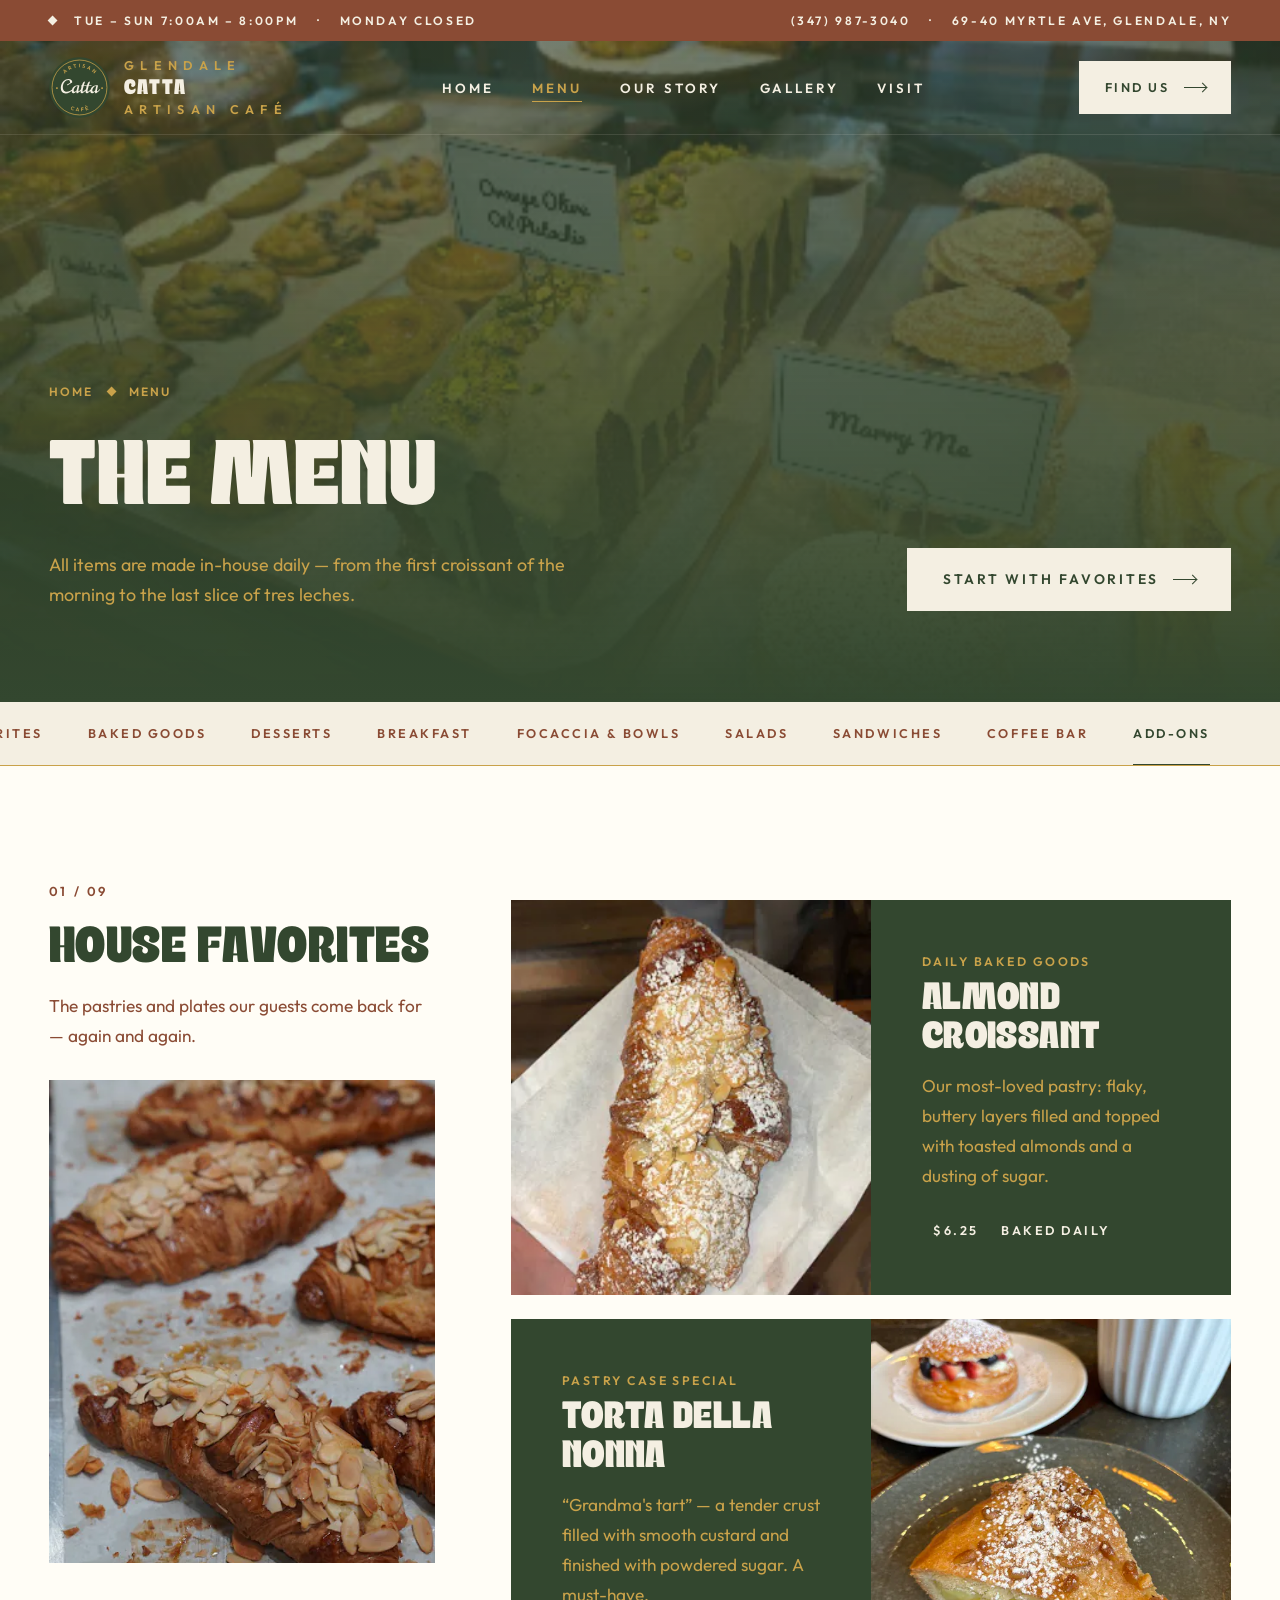
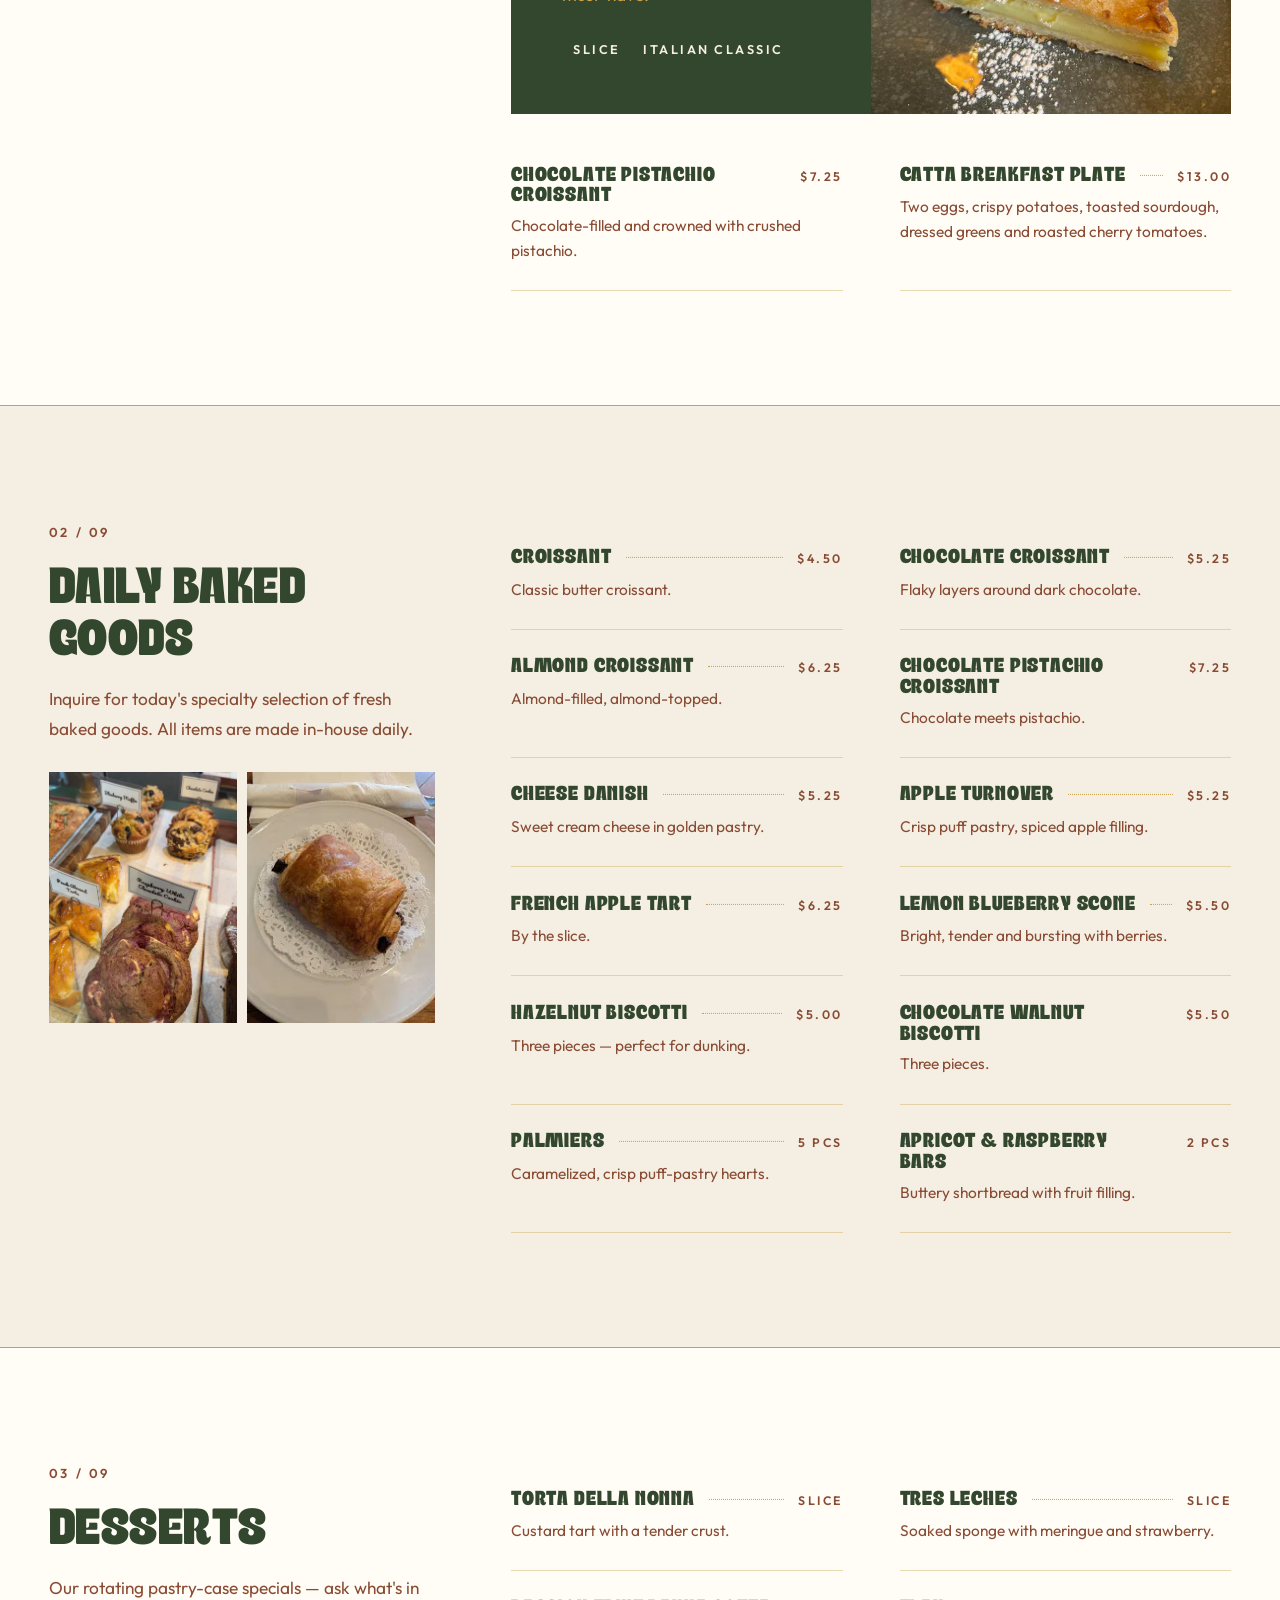
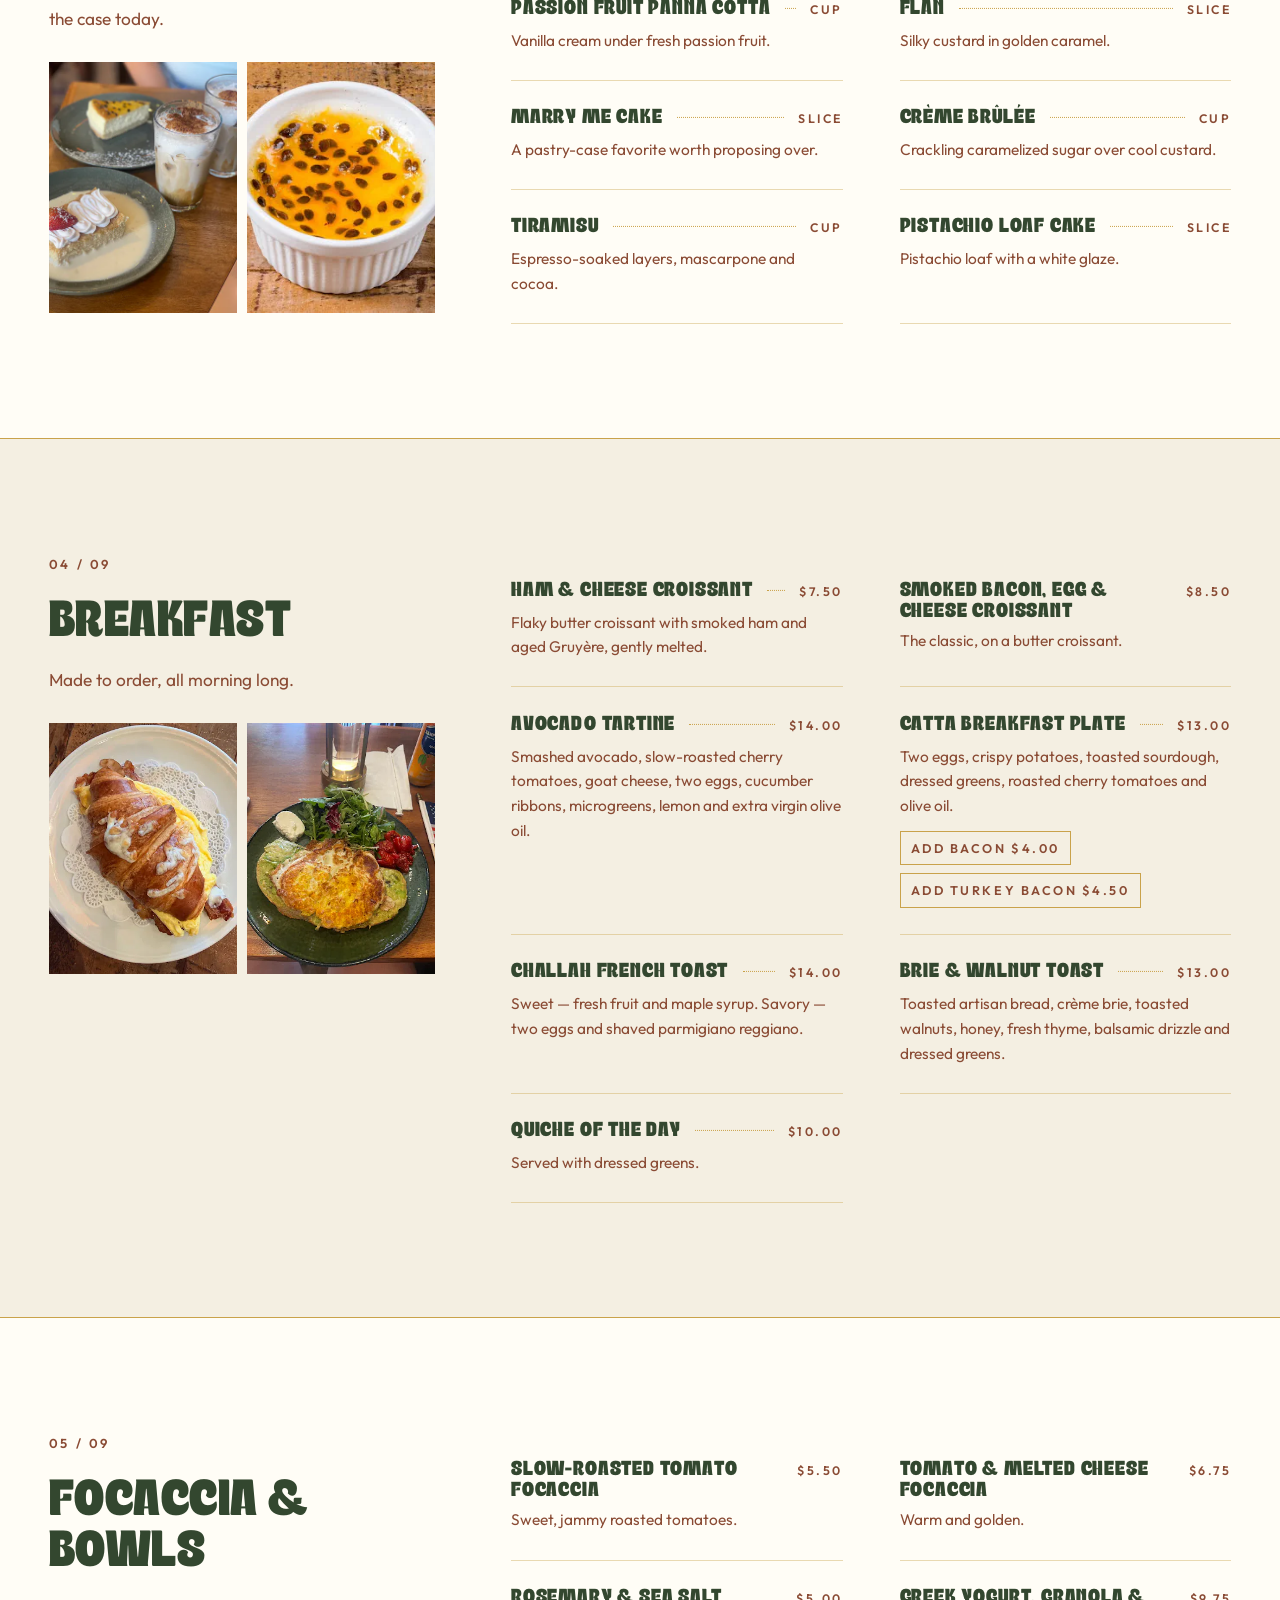
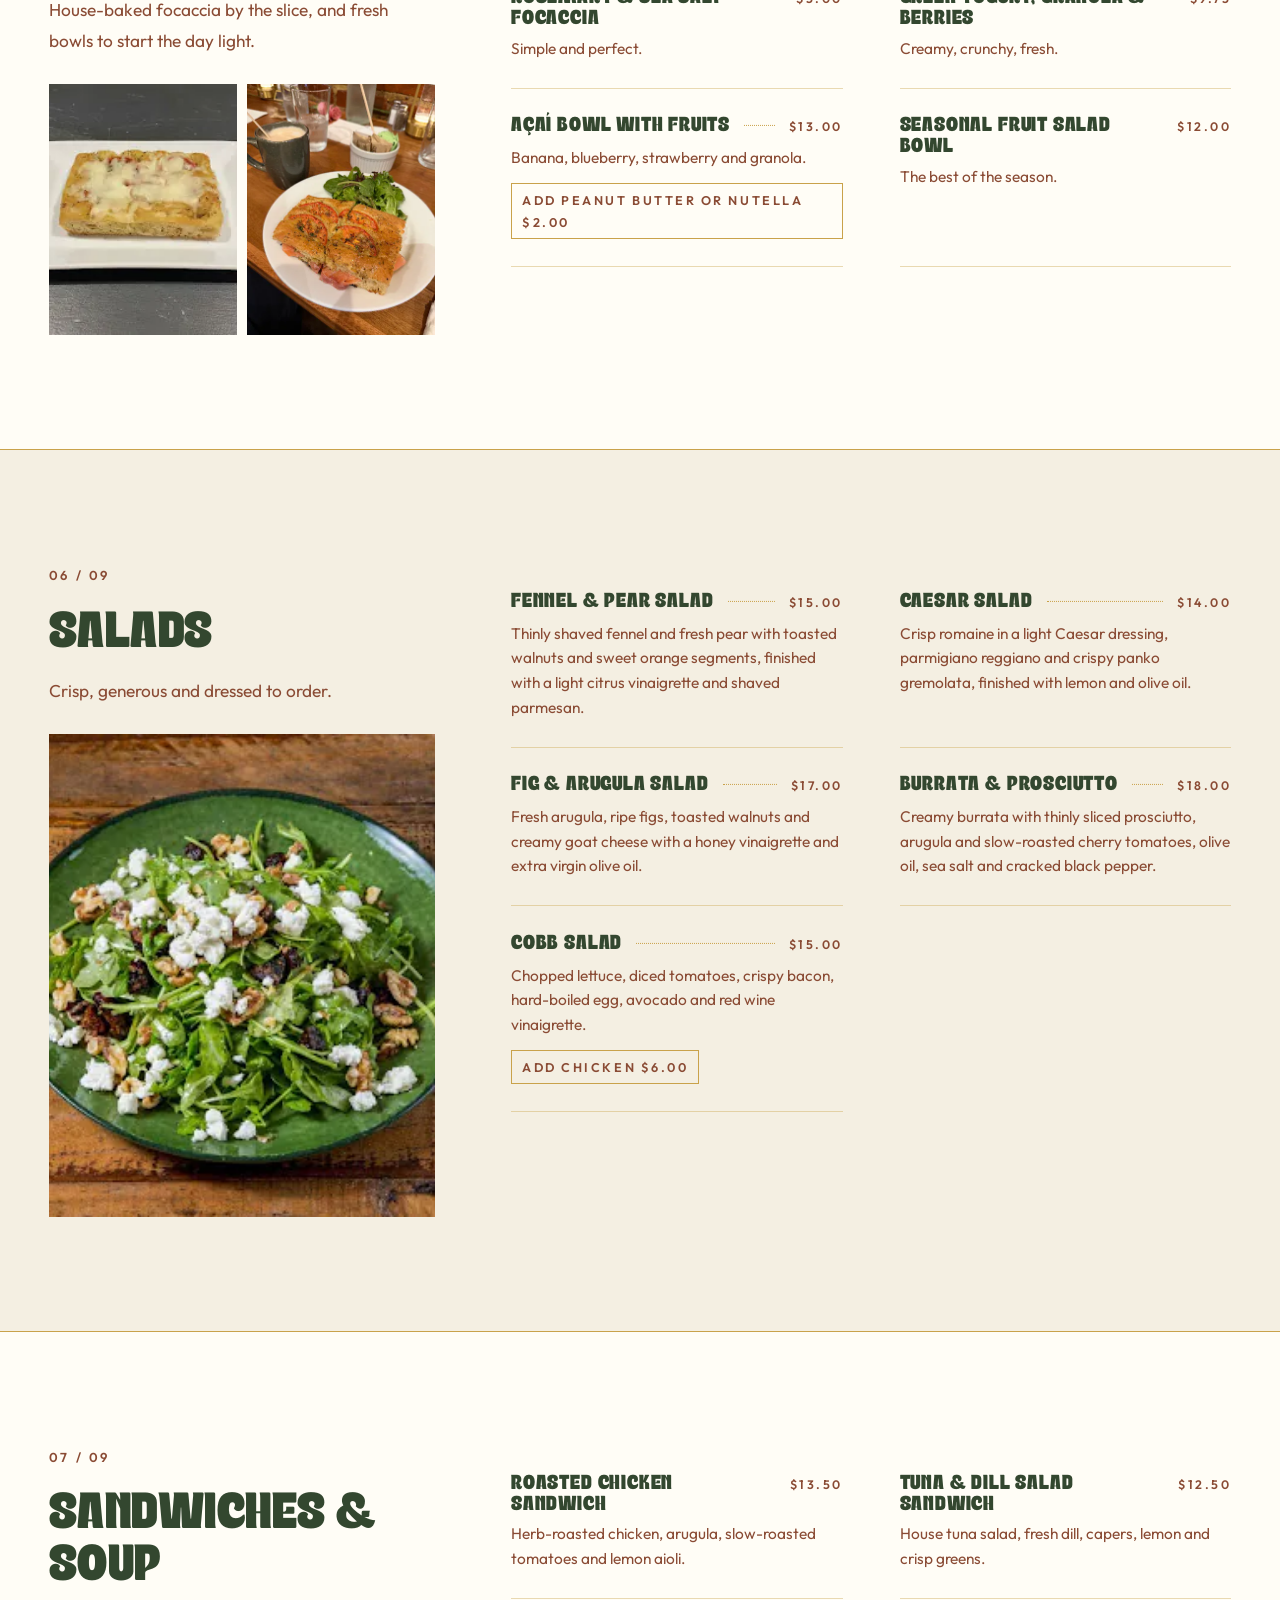
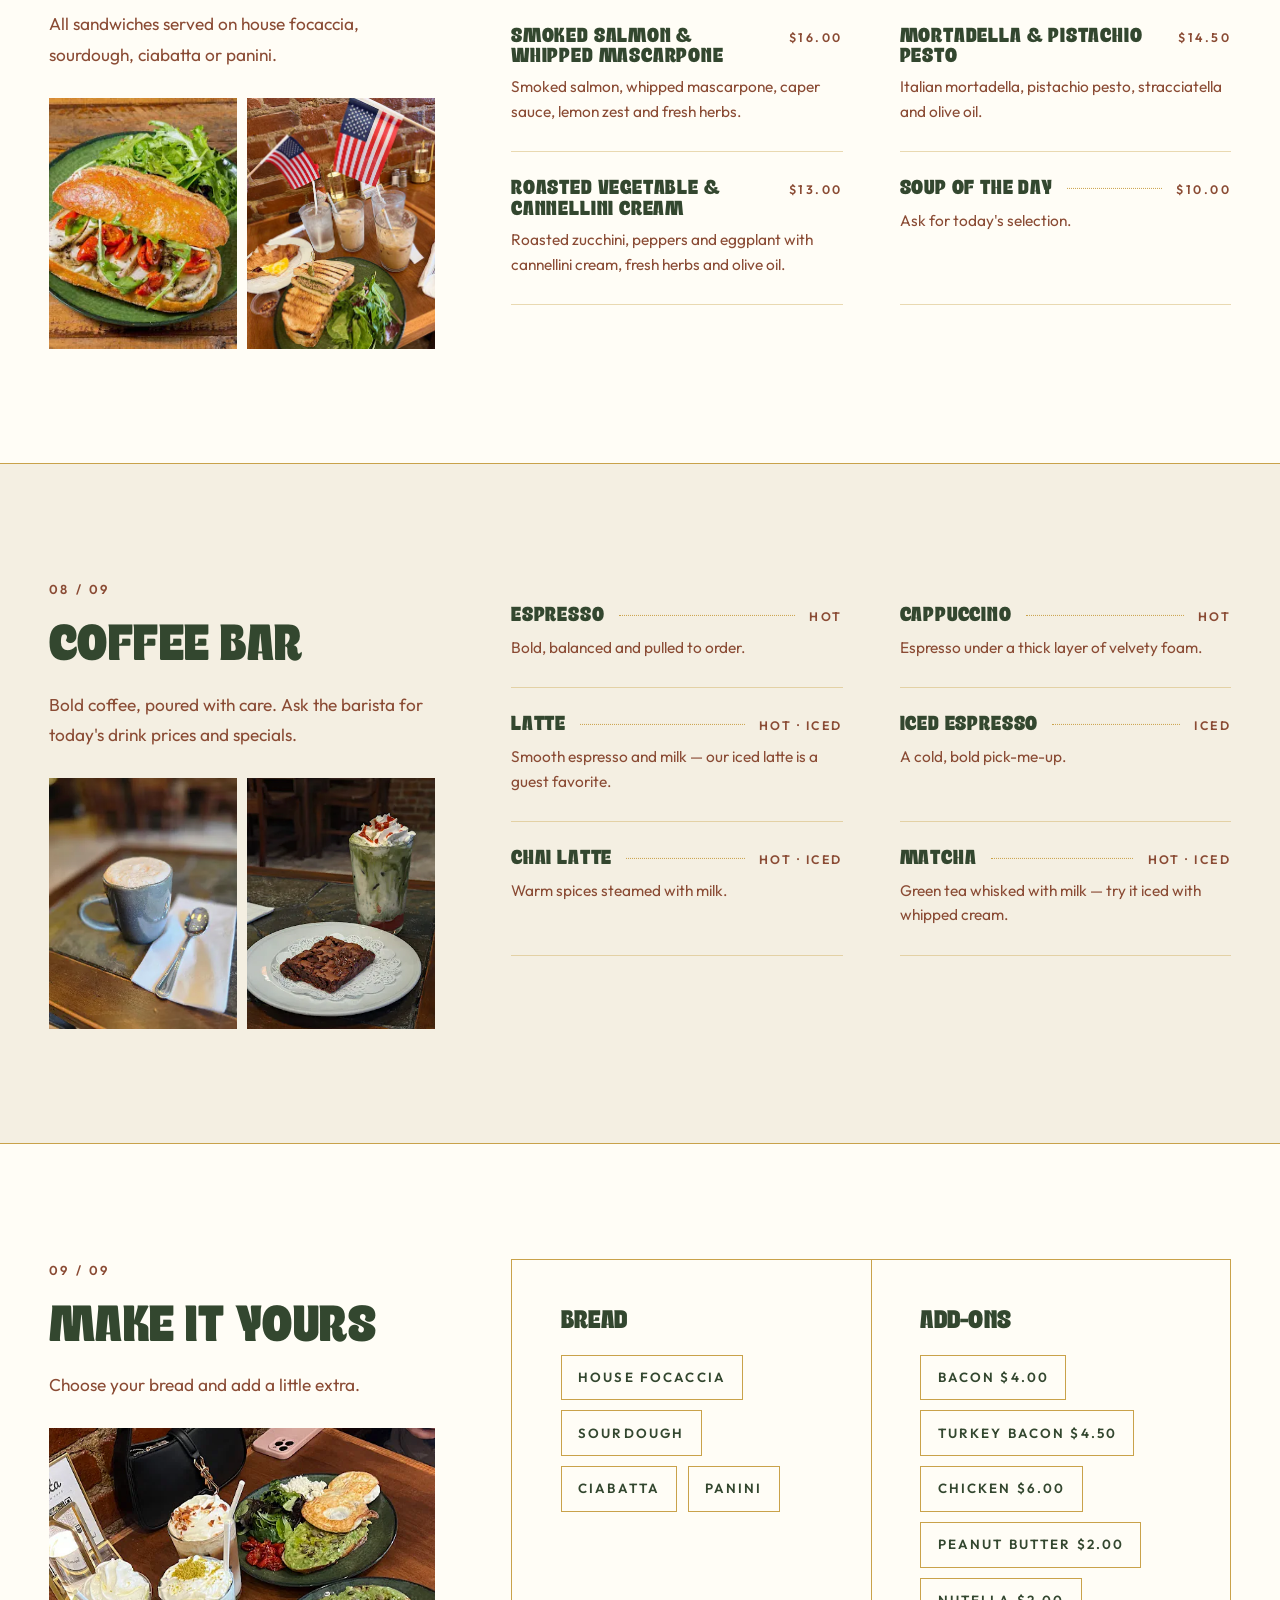
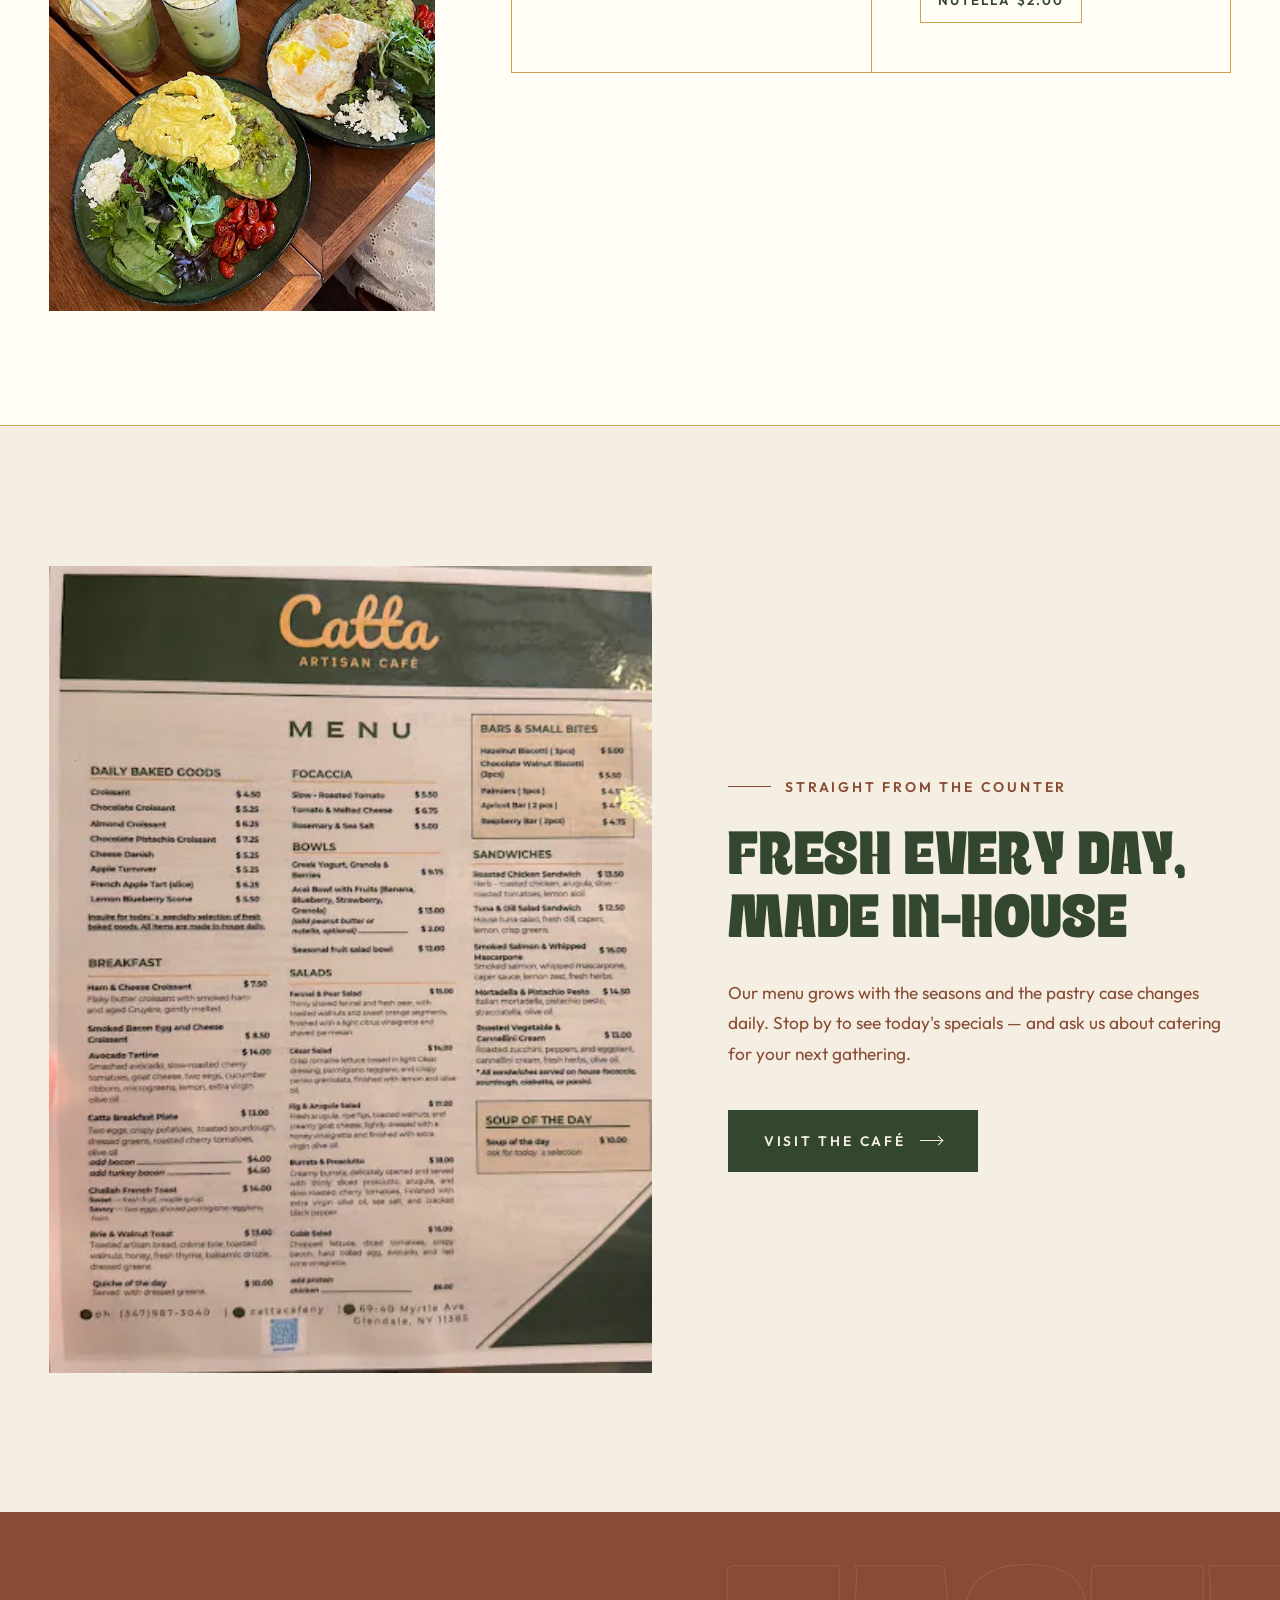
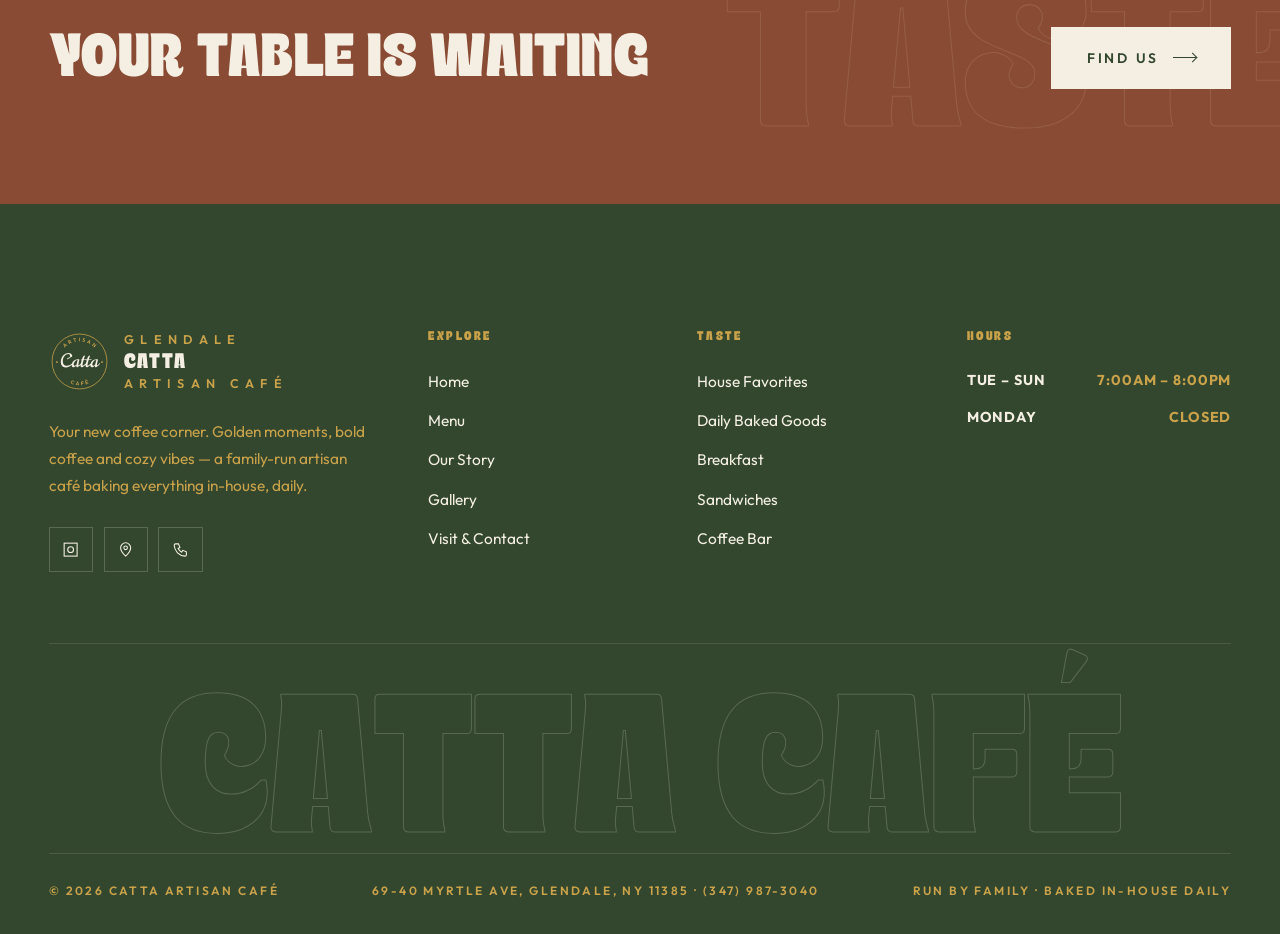
<file: menu.html>
<!DOCTYPE html>
<html lang="en">
<head>
  <meta charset="UTF-8">
  <meta name="viewport" content="width=device-width, initial-scale=1.0">
  <title>Menu — Catta Artisan Café</title>
  <meta name="description" content="The Catta Artisan Café menu — daily baked croissants and pastries, Italian-style desserts, breakfast, focaccia, bowls, salads, sandwiches and espresso drinks in Glendale, Queens.">
  <meta name="theme-color" content="#33472F">
  <meta property="og:title" content="Menu — Catta Artisan Café">
  <meta property="og:description" content="The Catta Artisan Café menu — daily baked croissants and pastries, Italian-style desserts, breakfast, focaccia, bowls, salads, sandwiches and espresso drinks in Glendale, Queens.">
  <meta property="og:image" content="assets/images/unnamed%20%288%29.jpg">
  <link rel="icon" href="assets/logo.svg" type="image/svg+xml">
  <link rel="preconnect" href="https://fonts.googleapis.com">
  <link rel="preconnect" href="https://fonts.gstatic.com" crossorigin>
  <link href="https://fonts.googleapis.com/css2?family=Outfit:wght@400;500;600;700&display=swap" rel="stylesheet">
  <link rel="stylesheet" href="css/style.css">
  <link rel="preload" as="image" href="assets/images/unnamed%20%2863%29.webp" fetchpriority="high">
</head>
<body>

<header class="site-header">
  <div class="topbar">
    <div class="container">
      <div class="t-items"><span class="diamond"></span><span>Tue – Sun 7:00AM – 8:00PM</span><span class="t-hide">·</span><span class="t-hide">Monday Closed</span></div>
      <div class="t-items t-hide"><a href="tel:+13479873040">(347) 987-3040</a><span>·</span><span>69-40 Myrtle Ave, Glendale, NY</span></div>
    </div>
  </div>
  <nav class="navbar" aria-label="Main">
    <div class="container">
      <a href="index.html" class="logo" aria-label="Catta Artisan Café home">
        <span class="logo-mark"><img src="assets/logo.svg" alt="" width="60" height="60"></span>
        <span class="logo-text"><small>GLENDALE</small><strong>CATTA</strong><small>ARTISAN CAFÉ</small></span>
      </a>
      <ul class="nav-links">
        <li><a href="index.html">Home</a></li>
        <li><a href="menu.html" class="active" aria-current="page">Menu</a></li>
        <li><a href="about.html">Our Story</a></li>
        <li><a href="gallery.html">Gallery</a></li>
        <li><a href="visit.html">Visit</a></li>
      </ul>
      <a href="visit.html" class="btn btn--light nav-cta">Find Us <span class="arrow"></span></a>
      <button class="menu-toggle" aria-label="Open menu" aria-expanded="false"><span></span><span></span><span></span></button>
    </div>
  </nav>
</header>

<div class="mobile-nav" aria-label="Mobile">
  <a class="m-link" href="index.html"><small>01</small>Home</a>
  <a class="m-link" href="menu.html"><small>02</small>Menu</a>
  <a class="m-link" href="about.html"><small>03</small>Our Story</a>
  <a class="m-link" href="gallery.html"><small>04</small>Gallery</a>
  <a class="m-link" href="visit.html"><small>05</small>Visit</a>
  <div class="m-foot">Tue – Sun 7:00AM – 8:00PM · Mon Closed<br>69-40 Myrtle Ave, Glendale, NY 11385<br><a href="tel:+13479873040">(347) 987-3040</a></div>
</div>

<main>
<section class="page-hero">
  <div class="bg" data-parallax style="background-image:url('assets/images/unnamed%20%2863%29.webp')"></div>
  <div class="container">
    <div class="crumbs"><a href="index.html">Home</a><span class="diamond"></span><span>Menu</span></div>
    <div class="hero-foot">
      <div>
        <h1>The Menu</h1>
        <p class="lead">All items are made in-house daily — from the first croissant of the morning to the last slice of tres leches.</p>
      </div>
      <a href="#favorites" class="btn btn--light">Start with Favorites <span class="arrow"></span></a>
    </div>
  </div>
</section>

<nav class="menu-nav" aria-label="Menu sections">
  <div class="container">
    <a href="#favorites" class="active">Favorites</a>
    <a href="#baked">Baked Goods</a>
    <a href="#desserts">Desserts</a>
    <a href="#breakfast">Breakfast</a>
    <a href="#focaccia">Focaccia &amp; Bowls</a>
    <a href="#salads">Salads</a>
    <a href="#sandwiches">Sandwiches</a>
    <a href="#coffee">Coffee Bar</a>
    <a href="#extras">Add-Ons</a>
  </div>
</nav>

<!-- 01 FAVORITES -->
<section class="menu-block bg-white" id="favorites">
  <div class="container">
    <div class="menu-block-grid">
      <div class="menu-block-head reveal">
        <span class="num">01 / 09</span>
        <h2>House Favorites</h2>
        <p>The pastries and plates our guests come back for — again and again.</p>
        <div class="media"><img decoding="async" src="assets/images/unnamed%20%2831%29.webp" alt="Tray of fresh almond croissants" loading="lazy"></div>
      </div>
      <div>
        <div class="feature-drink reveal">
          <div class="media"><img decoding="async" src="assets/images/unnamed%20%2871%29.webp" alt="Almond croissant held in a napkin" loading="lazy"></div>
          <div class="body">
            <span class="kind">Daily Baked Goods</span>
            <h3>Almond Croissant</h3>
            <p>Our most-loved pastry: flaky, buttery layers filled and topped with toasted almonds and a dusting of sugar.</p>
            <div class="chips" style="margin-top:22px"><span class="chip chip--dark">$6.25</span><span class="chip chip--dark">Baked Daily</span></div>
          </div>
        </div>
        <div class="feature-drink reveal" style="margin-top:24px">
          <div class="body">
            <span class="kind">Pastry Case Special</span>
            <h3>Torta della Nonna</h3>
            <p>“Grandma's tart” — a tender crust filled with smooth custard and finished with powdered sugar. A must-have.</p>
            <div class="chips" style="margin-top:22px"><span class="chip chip--dark">Slice</span><span class="chip chip--dark">Italian Classic</span></div>
          </div>
          <div class="media"><img decoding="async" src="assets/images/unnamed%20%2814%29.webp" alt="Slice of Torta della Nonna with a cream puff" loading="lazy"></div>
        </div>
        <div class="menu-items reveal" style="margin-top:24px">
          <div class="menu-item">
            <div class="menu-item-top"><h3>Chocolate Pistachio Croissant</h3><span class="dots"></span><span class="note">$7.25</span></div>
            <p>Chocolate-filled and crowned with crushed pistachio.</p>
          </div>
          <div class="menu-item">
            <div class="menu-item-top"><h3>Catta Breakfast Plate</h3><span class="dots"></span><span class="note">$13.00</span></div>
            <p>Two eggs, crispy potatoes, toasted sourdough, dressed greens and roasted cherry tomatoes.</p>
          </div>
        </div>
      </div>
    </div>
  </div>
</section>

<!-- 02 BAKED GOODS -->
<section class="menu-block bg-cream" id="baked">
  <div class="container">
    <div class="menu-block-grid">
      <div class="menu-block-head reveal">
        <span class="num">02 / 09</span>
        <h2>Daily Baked Goods</h2>
        <p>Inquire for today's specialty selection of fresh baked goods. All items are made in-house daily.</p>
        <div class="media duo">
          <img decoding="async" src="assets/images/unnamed%20%283%29.webp" alt="Pastry case with labeled cookies and muffins" loading="lazy">
          <img decoding="async" src="assets/images/unnamed%20-%202026-09-25T004914.105.webp" alt="Chocolate croissant on a lace doily" loading="lazy">
        </div>
      </div>
      <div class="menu-items reveal">
        <div class="menu-item"><div class="menu-item-top"><h3>Croissant</h3><span class="dots"></span><span class="note">$4.50</span></div><p>Classic butter croissant.</p></div>
        <div class="menu-item"><div class="menu-item-top"><h3>Chocolate Croissant</h3><span class="dots"></span><span class="note">$5.25</span></div><p>Flaky layers around dark chocolate.</p></div>
        <div class="menu-item"><div class="menu-item-top"><h3>Almond Croissant</h3><span class="dots"></span><span class="note">$6.25</span></div><p>Almond-filled, almond-topped.</p></div>
        <div class="menu-item"><div class="menu-item-top"><h3>Chocolate Pistachio Croissant</h3><span class="dots"></span><span class="note">$7.25</span></div><p>Chocolate meets pistachio.</p></div>
        <div class="menu-item"><div class="menu-item-top"><h3>Cheese Danish</h3><span class="dots"></span><span class="note">$5.25</span></div><p>Sweet cream cheese in golden pastry.</p></div>
        <div class="menu-item"><div class="menu-item-top"><h3>Apple Turnover</h3><span class="dots"></span><span class="note">$5.25</span></div><p>Crisp puff pastry, spiced apple filling.</p></div>
        <div class="menu-item"><div class="menu-item-top"><h3>French Apple Tart</h3><span class="dots"></span><span class="note">$6.25</span></div><p>By the slice.</p></div>
        <div class="menu-item"><div class="menu-item-top"><h3>Lemon Blueberry Scone</h3><span class="dots"></span><span class="note">$5.50</span></div><p>Bright, tender and bursting with berries.</p></div>
        <div class="menu-item"><div class="menu-item-top"><h3>Hazelnut Biscotti</h3><span class="dots"></span><span class="note">$5.00</span></div><p>Three pieces — perfect for dunking.</p></div>
        <div class="menu-item"><div class="menu-item-top"><h3>Chocolate Walnut Biscotti</h3><span class="dots"></span><span class="note">$5.50</span></div><p>Three pieces.</p></div>
        <div class="menu-item"><div class="menu-item-top"><h3>Palmiers</h3><span class="dots"></span><span class="note">5 pcs</span></div><p>Caramelized, crisp puff-pastry hearts.</p></div>
        <div class="menu-item"><div class="menu-item-top"><h3>Apricot &amp; Raspberry Bars</h3><span class="dots"></span><span class="note">2 pcs</span></div><p>Buttery shortbread with fruit filling.</p></div>
      </div>
    </div>
  </div>
</section>

<!-- 03 DESSERTS -->
<section class="menu-block bg-white" id="desserts">
  <div class="container">
    <div class="menu-block-grid">
      <div class="menu-block-head reveal">
        <span class="num">03 / 09</span>
        <h2>Desserts</h2>
        <p>Our rotating pastry-case specials — ask what's in the case today.</p>
        <div class="media duo">
          <img decoding="async" src="assets/images/unnamed%20%2829%29.webp" alt="Cheesecake and tres leches with iced lattes" loading="lazy">
          <img decoding="async" src="assets/images/unnamed%20%2898%29.webp" alt="Passion fruit panna cotta in a ramekin" loading="lazy">
        </div>
      </div>
      <div class="menu-items reveal">
        <div class="menu-item"><div class="menu-item-top"><h3>Torta della Nonna</h3><span class="dots"></span><span class="note">Slice</span></div><p>Custard tart with a tender crust.</p></div>
        <div class="menu-item"><div class="menu-item-top"><h3>Tres Leches</h3><span class="dots"></span><span class="note">Slice</span></div><p>Soaked sponge with meringue and strawberry.</p></div>
        <div class="menu-item"><div class="menu-item-top"><h3>Passion Fruit Panna Cotta</h3><span class="dots"></span><span class="note">Cup</span></div><p>Vanilla cream under fresh passion fruit.</p></div>
        <div class="menu-item"><div class="menu-item-top"><h3>Flan</h3><span class="dots"></span><span class="note">Slice</span></div><p>Silky custard in golden caramel.</p></div>
        <div class="menu-item"><div class="menu-item-top"><h3>Marry Me Cake</h3><span class="dots"></span><span class="note">Slice</span></div><p>A pastry-case favorite worth proposing over.</p></div>
        <div class="menu-item"><div class="menu-item-top"><h3>Crème Brûlée</h3><span class="dots"></span><span class="note">Cup</span></div><p>Crackling caramelized sugar over cool custard.</p></div>
        <div class="menu-item"><div class="menu-item-top"><h3>Tiramisu</h3><span class="dots"></span><span class="note">Cup</span></div><p>Espresso-soaked layers, mascarpone and cocoa.</p></div>
        <div class="menu-item"><div class="menu-item-top"><h3>Pistachio Loaf Cake</h3><span class="dots"></span><span class="note">Slice</span></div><p>Pistachio loaf with a white glaze.</p></div>
      </div>
    </div>
  </div>
</section>

<!-- 04 BREAKFAST -->
<section class="menu-block bg-cream" id="breakfast">
  <div class="container">
    <div class="menu-block-grid">
      <div class="menu-block-head reveal">
        <span class="num">04 / 09</span>
        <h2>Breakfast</h2>
        <p>Made to order, all morning long.</p>
        <div class="media duo">
          <img decoding="async" src="assets/images/unnamed%20%281%29.webp" alt="Croissant with scrambled eggs and bacon" loading="lazy">
          <img decoding="async" src="assets/images/unnamed%20%2887%29.webp" alt="Egg tartine with greens and tomatoes" loading="lazy">
        </div>
      </div>
      <div class="menu-items reveal">
        <div class="menu-item"><div class="menu-item-top"><h3>Ham &amp; Cheese Croissant</h3><span class="dots"></span><span class="note">$7.50</span></div><p>Flaky butter croissant with smoked ham and aged Gruyère, gently melted.</p></div>
        <div class="menu-item"><div class="menu-item-top"><h3>Smoked Bacon, Egg &amp; Cheese Croissant</h3><span class="dots"></span><span class="note">$8.50</span></div><p>The classic, on a butter croissant.</p></div>
        <div class="menu-item"><div class="menu-item-top"><h3>Avocado Tartine</h3><span class="dots"></span><span class="note">$14.00</span></div><p>Smashed avocado, slow-roasted cherry tomatoes, goat cheese, two eggs, cucumber ribbons, microgreens, lemon and extra virgin olive oil.</p></div>
        <div class="menu-item"><div class="menu-item-top"><h3>Catta Breakfast Plate</h3><span class="dots"></span><span class="note">$13.00</span></div><p>Two eggs, crispy potatoes, toasted sourdough, dressed greens, roasted cherry tomatoes and olive oil.</p><div class="chips"><span class="chip">Add Bacon $4.00</span><span class="chip">Add Turkey Bacon $4.50</span></div></div>
        <div class="menu-item"><div class="menu-item-top"><h3>Challah French Toast</h3><span class="dots"></span><span class="note">$14.00</span></div><p>Sweet — fresh fruit and maple syrup. Savory — two eggs and shaved parmigiano reggiano.</p></div>
        <div class="menu-item"><div class="menu-item-top"><h3>Brie &amp; Walnut Toast</h3><span class="dots"></span><span class="note">$13.00</span></div><p>Toasted artisan bread, crème brie, toasted walnuts, honey, fresh thyme, balsamic drizzle and dressed greens.</p></div>
        <div class="menu-item"><div class="menu-item-top"><h3>Quiche of the Day</h3><span class="dots"></span><span class="note">$10.00</span></div><p>Served with dressed greens.</p></div>
      </div>
    </div>
  </div>
</section>

<!-- 05 FOCACCIA & BOWLS -->
<section class="menu-block bg-white" id="focaccia">
  <div class="container">
    <div class="menu-block-grid">
      <div class="menu-block-head reveal">
        <span class="num">05 / 09</span>
        <h2>Focaccia &amp; Bowls</h2>
        <p>House-baked focaccia by the slice, and fresh bowls to start the day light.</p>
        <div class="media duo">
          <img decoding="async" src="assets/images/unnamed%20-%202026-09-25T004914.108.webp" alt="Focaccia with tomato and melted cheese" loading="lazy">
          <img decoding="async" src="assets/images/unnamed%20%2837%29.webp" alt="Toasted focaccia with salmon and greens" loading="lazy">
        </div>
      </div>
      <div class="menu-items reveal">
        <div class="menu-item"><div class="menu-item-top"><h3>Slow-Roasted Tomato Focaccia</h3><span class="dots"></span><span class="note">$5.50</span></div><p>Sweet, jammy roasted tomatoes.</p></div>
        <div class="menu-item"><div class="menu-item-top"><h3>Tomato &amp; Melted Cheese Focaccia</h3><span class="dots"></span><span class="note">$6.75</span></div><p>Warm and golden.</p></div>
        <div class="menu-item"><div class="menu-item-top"><h3>Rosemary &amp; Sea Salt Focaccia</h3><span class="dots"></span><span class="note">$5.00</span></div><p>Simple and perfect.</p></div>
        <div class="menu-item"><div class="menu-item-top"><h3>Greek Yogurt, Granola &amp; Berries</h3><span class="dots"></span><span class="note">$9.75</span></div><p>Creamy, crunchy, fresh.</p></div>
        <div class="menu-item"><div class="menu-item-top"><h3>Açaí Bowl with Fruits</h3><span class="dots"></span><span class="note">$13.00</span></div><p>Banana, blueberry, strawberry and granola.</p><div class="chips"><span class="chip">Add Peanut Butter or Nutella $2.00</span></div></div>
        <div class="menu-item"><div class="menu-item-top"><h3>Seasonal Fruit Salad Bowl</h3><span class="dots"></span><span class="note">$12.00</span></div><p>The best of the season.</p></div>
      </div>
    </div>
  </div>
</section>

<!-- 06 SALADS -->
<section class="menu-block bg-cream" id="salads">
  <div class="container">
    <div class="menu-block-grid">
      <div class="menu-block-head reveal">
        <span class="num">06 / 09</span>
        <h2>Salads</h2>
        <p>Crisp, generous and dressed to order.</p>
        <div class="media"><img decoding="async" src="assets/images/unnamed%20%2896%29.webp" alt="Green salad with crumbled cheese and nuts" loading="lazy"></div>
      </div>
      <div class="menu-items reveal">
        <div class="menu-item"><div class="menu-item-top"><h3>Fennel &amp; Pear Salad</h3><span class="dots"></span><span class="note">$15.00</span></div><p>Thinly shaved fennel and fresh pear with toasted walnuts and sweet orange segments, finished with a light citrus vinaigrette and shaved parmesan.</p></div>
        <div class="menu-item"><div class="menu-item-top"><h3>Caesar Salad</h3><span class="dots"></span><span class="note">$14.00</span></div><p>Crisp romaine in a light Caesar dressing, parmigiano reggiano and crispy panko gremolata, finished with lemon and olive oil.</p></div>
        <div class="menu-item"><div class="menu-item-top"><h3>Fig &amp; Arugula Salad</h3><span class="dots"></span><span class="note">$17.00</span></div><p>Fresh arugula, ripe figs, toasted walnuts and creamy goat cheese with a honey vinaigrette and extra virgin olive oil.</p></div>
        <div class="menu-item"><div class="menu-item-top"><h3>Burrata &amp; Prosciutto</h3><span class="dots"></span><span class="note">$18.00</span></div><p>Creamy burrata with thinly sliced prosciutto, arugula and slow-roasted cherry tomatoes, olive oil, sea salt and cracked black pepper.</p></div>
        <div class="menu-item"><div class="menu-item-top"><h3>Cobb Salad</h3><span class="dots"></span><span class="note">$15.00</span></div><p>Chopped lettuce, diced tomatoes, crispy bacon, hard-boiled egg, avocado and red wine vinaigrette.</p><div class="chips"><span class="chip">Add Chicken $6.00</span></div></div>
      </div>
    </div>
  </div>
</section>

<!-- 07 SANDWICHES -->
<section class="menu-block bg-white" id="sandwiches">
  <div class="container">
    <div class="menu-block-grid">
      <div class="menu-block-head reveal">
        <span class="num">07 / 09</span>
        <h2>Sandwiches &amp; Soup</h2>
        <p>All sandwiches served on house focaccia, sourdough, ciabatta or panini.</p>
        <div class="media duo">
          <img decoding="async" src="assets/images/unnamed%20-%202026-09-25T004913.028.webp" alt="Focaccia sandwich with greens" loading="lazy">
          <img decoding="async" src="assets/images/unnamed%20%2851%29.webp" alt="Sandwiches, salad and iced lattes on a café table" loading="lazy">
        </div>
      </div>
      <div class="menu-items reveal">
        <div class="menu-item"><div class="menu-item-top"><h3>Roasted Chicken Sandwich</h3><span class="dots"></span><span class="note">$13.50</span></div><p>Herb-roasted chicken, arugula, slow-roasted tomatoes and lemon aioli.</p></div>
        <div class="menu-item"><div class="menu-item-top"><h3>Tuna &amp; Dill Salad Sandwich</h3><span class="dots"></span><span class="note">$12.50</span></div><p>House tuna salad, fresh dill, capers, lemon and crisp greens.</p></div>
        <div class="menu-item"><div class="menu-item-top"><h3>Smoked Salmon &amp; Whipped Mascarpone</h3><span class="dots"></span><span class="note">$16.00</span></div><p>Smoked salmon, whipped mascarpone, caper sauce, lemon zest and fresh herbs.</p></div>
        <div class="menu-item"><div class="menu-item-top"><h3>Mortadella &amp; Pistachio Pesto</h3><span class="dots"></span><span class="note">$14.50</span></div><p>Italian mortadella, pistachio pesto, stracciatella and olive oil.</p></div>
        <div class="menu-item"><div class="menu-item-top"><h3>Roasted Vegetable &amp; Cannellini Cream</h3><span class="dots"></span><span class="note">$13.00</span></div><p>Roasted zucchini, peppers and eggplant with cannellini cream, fresh herbs and olive oil.</p></div>
        <div class="menu-item"><div class="menu-item-top"><h3>Soup of the Day</h3><span class="dots"></span><span class="note">$10.00</span></div><p>Ask for today's selection.</p></div>
      </div>
    </div>
  </div>
</section>

<!-- 08 COFFEE -->
<section class="menu-block bg-cream" id="coffee">
  <div class="container">
    <div class="menu-block-grid">
      <div class="menu-block-head reveal">
        <span class="num">08 / 09</span>
        <h2>Coffee Bar</h2>
        <p>Bold coffee, poured with care. Ask the barista for today's drink prices and specials.</p>
        <div class="media duo">
          <img decoding="async" src="assets/images/unnamed%20%2816%29.webp" alt="Cappuccino in a grey mug" loading="lazy">
          <img decoding="async" src="assets/images/unnamed%20%2821%29.webp" alt="Iced matcha with whipped cream and a brownie" loading="lazy">
        </div>
      </div>
      <div class="menu-items reveal">
        <div class="menu-item"><div class="menu-item-top"><h3>Espresso</h3><span class="dots"></span><span class="note">Hot</span></div><p>Bold, balanced and pulled to order.</p></div>
        <div class="menu-item"><div class="menu-item-top"><h3>Cappuccino</h3><span class="dots"></span><span class="note">Hot</span></div><p>Espresso under a thick layer of velvety foam.</p></div>
        <div class="menu-item"><div class="menu-item-top"><h3>Latte</h3><span class="dots"></span><span class="note">Hot · Iced</span></div><p>Smooth espresso and milk — our iced latte is a guest favorite.</p></div>
        <div class="menu-item"><div class="menu-item-top"><h3>Iced Espresso</h3><span class="dots"></span><span class="note">Iced</span></div><p>A cold, bold pick-me-up.</p></div>
        <div class="menu-item"><div class="menu-item-top"><h3>Chai Latte</h3><span class="dots"></span><span class="note">Hot · Iced</span></div><p>Warm spices steamed with milk.</p></div>
        <div class="menu-item"><div class="menu-item-top"><h3>Matcha</h3><span class="dots"></span><span class="note">Hot · Iced</span></div><p>Green tea whisked with milk — try it iced with whipped cream.</p></div>
      </div>
    </div>
  </div>
</section>

<!-- 09 ADD-ONS -->
<section class="menu-block bg-white" id="extras">
  <div class="container">
    <div class="menu-block-grid">
      <div class="menu-block-head reveal">
        <span class="num">09 / 09</span>
        <h2>Make It Yours</h2>
        <p>Choose your bread and add a little extra.</p>
        <div class="media"><img decoding="async" src="assets/images/unnamed%20%2846%29.webp" alt="Brunch spread with eggs, avocado toast and iced matcha" loading="lazy"></div>
      </div>
      <div class="custom-grid reveal">
        <div>
          <h3>Bread</h3>
          <ul><li>House Focaccia</li><li>Sourdough</li><li>Ciabatta</li><li>Panini</li></ul>
        </div>
        <div>
          <h3>Add-Ons</h3>
          <ul><li>Bacon $4.00</li><li>Turkey Bacon $4.50</li><li>Chicken $6.00</li><li>Peanut Butter $2.00</li><li>Nutella $2.00</li></ul>
        </div>
      </div>
    </div>
  </div>
</section>

<!-- PRINTED MENU -->
<section class="section bg-cream">
  <div class="container board-band">
    <div class="media reveal"><img decoding="async" src="assets/images/unnamed%20%2840%29.webp" alt="The printed Catta Artisan Café menu" loading="lazy"></div>
    <div class="text-block">
      <span class="eyebrow reveal">Straight from the Counter</span>
      <h2 class="reveal">Fresh Every Day, Made In-House</h2>
      <p class="muted reveal">Our menu grows with the seasons and the pastry case changes daily. Stop by to see today's specials — and ask us about catering for your next gathering.</p>
      <a href="visit.html" class="btn reveal">Visit the Café <span class="arrow"></span></a>
    </div>
  </div>
</section>

<section class="cta-band">
  <div class="ghost-word" aria-hidden="true">Taste</div>
  <div class="container">
    <h2 class="reveal">Your Table Is Waiting</h2>
    <a href="visit.html" class="btn btn--light reveal">Find Us <span class="arrow"></span></a>
  </div>
</section>
</main>

<footer class="site-footer">
  <div class="container">
    <div class="footer-top">
      <div>
        <a href="index.html" class="logo">
          <span class="logo-mark"><img src="assets/logo.svg" alt="" width="60" height="60"></span>
          <span class="logo-text"><small>GLENDALE</small><strong>CATTA</strong><small>ARTISAN CAFÉ</small></span>
        </a>
        <p>Your new coffee corner. Golden moments, bold coffee and cozy vibes — a family-run artisan café baking everything in-house, daily.</p>
        <div class="socials">
          <a href="https://www.instagram.com/cattacafeny/" target="_blank" rel="noopener" aria-label="Instagram @cattacafeny"><svg viewBox="0 0 24 24"><rect x="3" y="3" width="18" height="18"/><circle cx="12" cy="12" r="4"/><path d="M17.5 6.5h.01"/></svg></a>
          <a href="https://www.google.com/maps/place/Catta+Cafe/@40.7016919,-73.88129,17z/data=!3m1!4b1!4m6!3m5!1s0x89c25f2ec84fcae5:0x9be8066eb6144c47!8m2!3d40.7016919!4d-73.88129!16s%2Fg%2F11z6tcrd1n" target="_blank" rel="noopener" aria-label="Catta Cafe on Google Maps"><svg viewBox="0 0 24 24"><path d="M12 21s-7-6.2-7-11.5A7 7 0 0 1 19 9.5C19 14.8 12 21 12 21z"/><circle cx="12" cy="9.5" r="2.5"/></svg></a>
          <a href="tel:+13479873040" aria-label="Call (347) 987-3040"><svg viewBox="0 0 24 24"><path d="M5 4h4l2 5-2.5 1.5a11 11 0 0 0 5 5L15 13l5 2v4a2 2 0 0 1-2 2A16 16 0 0 1 3 6a2 2 0 0 1 2-2"/></svg></a>
        </div>
      </div>
      <div>
        <h4>Explore</h4>
        <ul>
          <li><a href="index.html">Home</a></li>
          <li><a href="menu.html">Menu</a></li>
          <li><a href="about.html">Our Story</a></li>
          <li><a href="gallery.html">Gallery</a></li>
          <li><a href="visit.html">Visit &amp; Contact</a></li>
        </ul>
      </div>
      <div>
        <h4>Taste</h4>
        <ul>
          <li><a href="menu.html#favorites">House Favorites</a></li>
          <li><a href="menu.html#baked">Daily Baked Goods</a></li>
          <li><a href="menu.html#breakfast">Breakfast</a></li>
          <li><a href="menu.html#sandwiches">Sandwiches</a></li>
          <li><a href="menu.html#coffee">Coffee Bar</a></li>
        </ul>
      </div>
      <div>
        <h4>Hours</h4>
        <ul class="footer-hours">
          <li><span>Tue – Sun</span><span>7:00AM – 8:00PM</span></li>
          <li><span>Monday</span><span>Closed</span></li>
        </ul>
      </div>
    </div>
    <div class="footer-word" aria-hidden="true">Catta Café</div>
    <div class="footer-bottom">
      <span>© <span data-year>2026</span> Catta Artisan Café</span>
      <span>69-40 Myrtle Ave, Glendale, NY 11385 · <a href="tel:+13479873040">(347) 987-3040</a></span>
      <span>Run by family · Baked in-house daily</span>
    </div>
  </div>
</footer>

<button class="back-top" aria-label="Back to top"><svg viewBox="0 0 24 24"><path d="M12 19V5M5 12l7-7 7 7"/></svg></button>

<script src="js/main.js"></script>
</body>
</html>
</file>
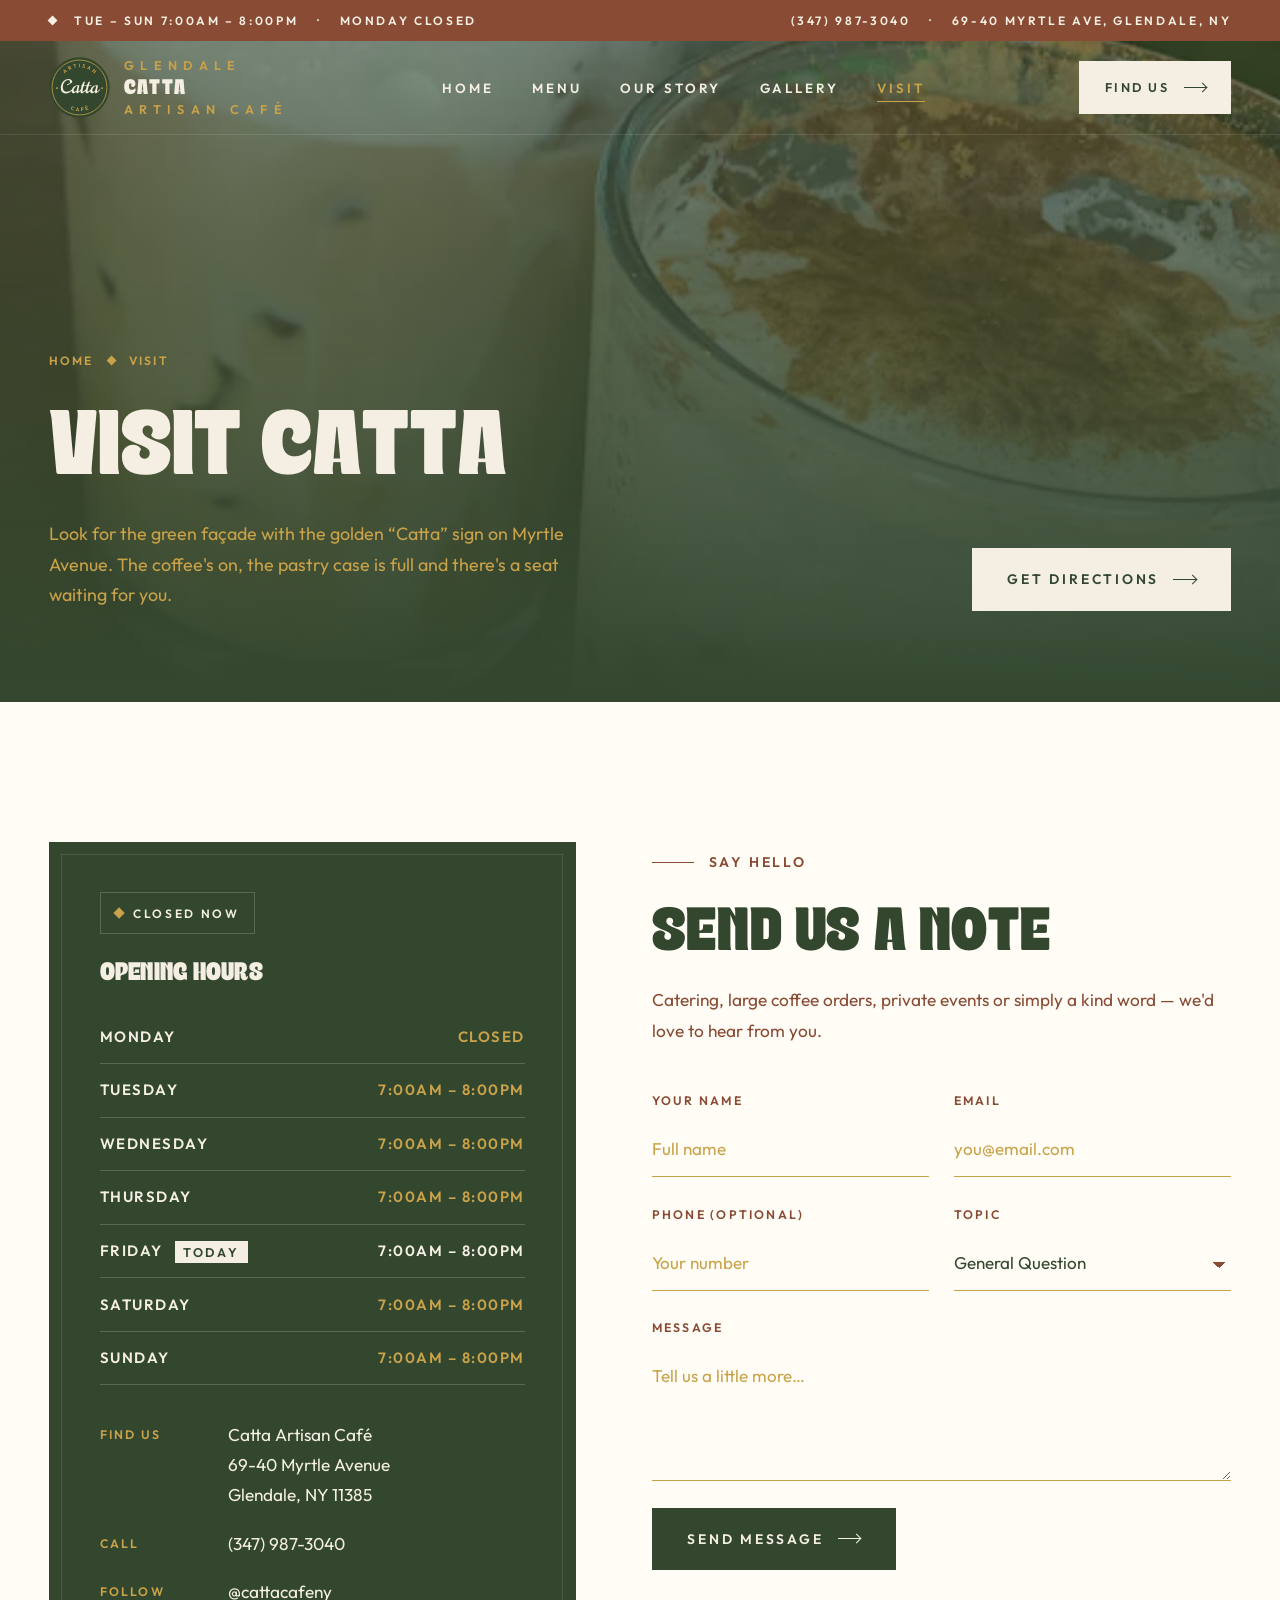
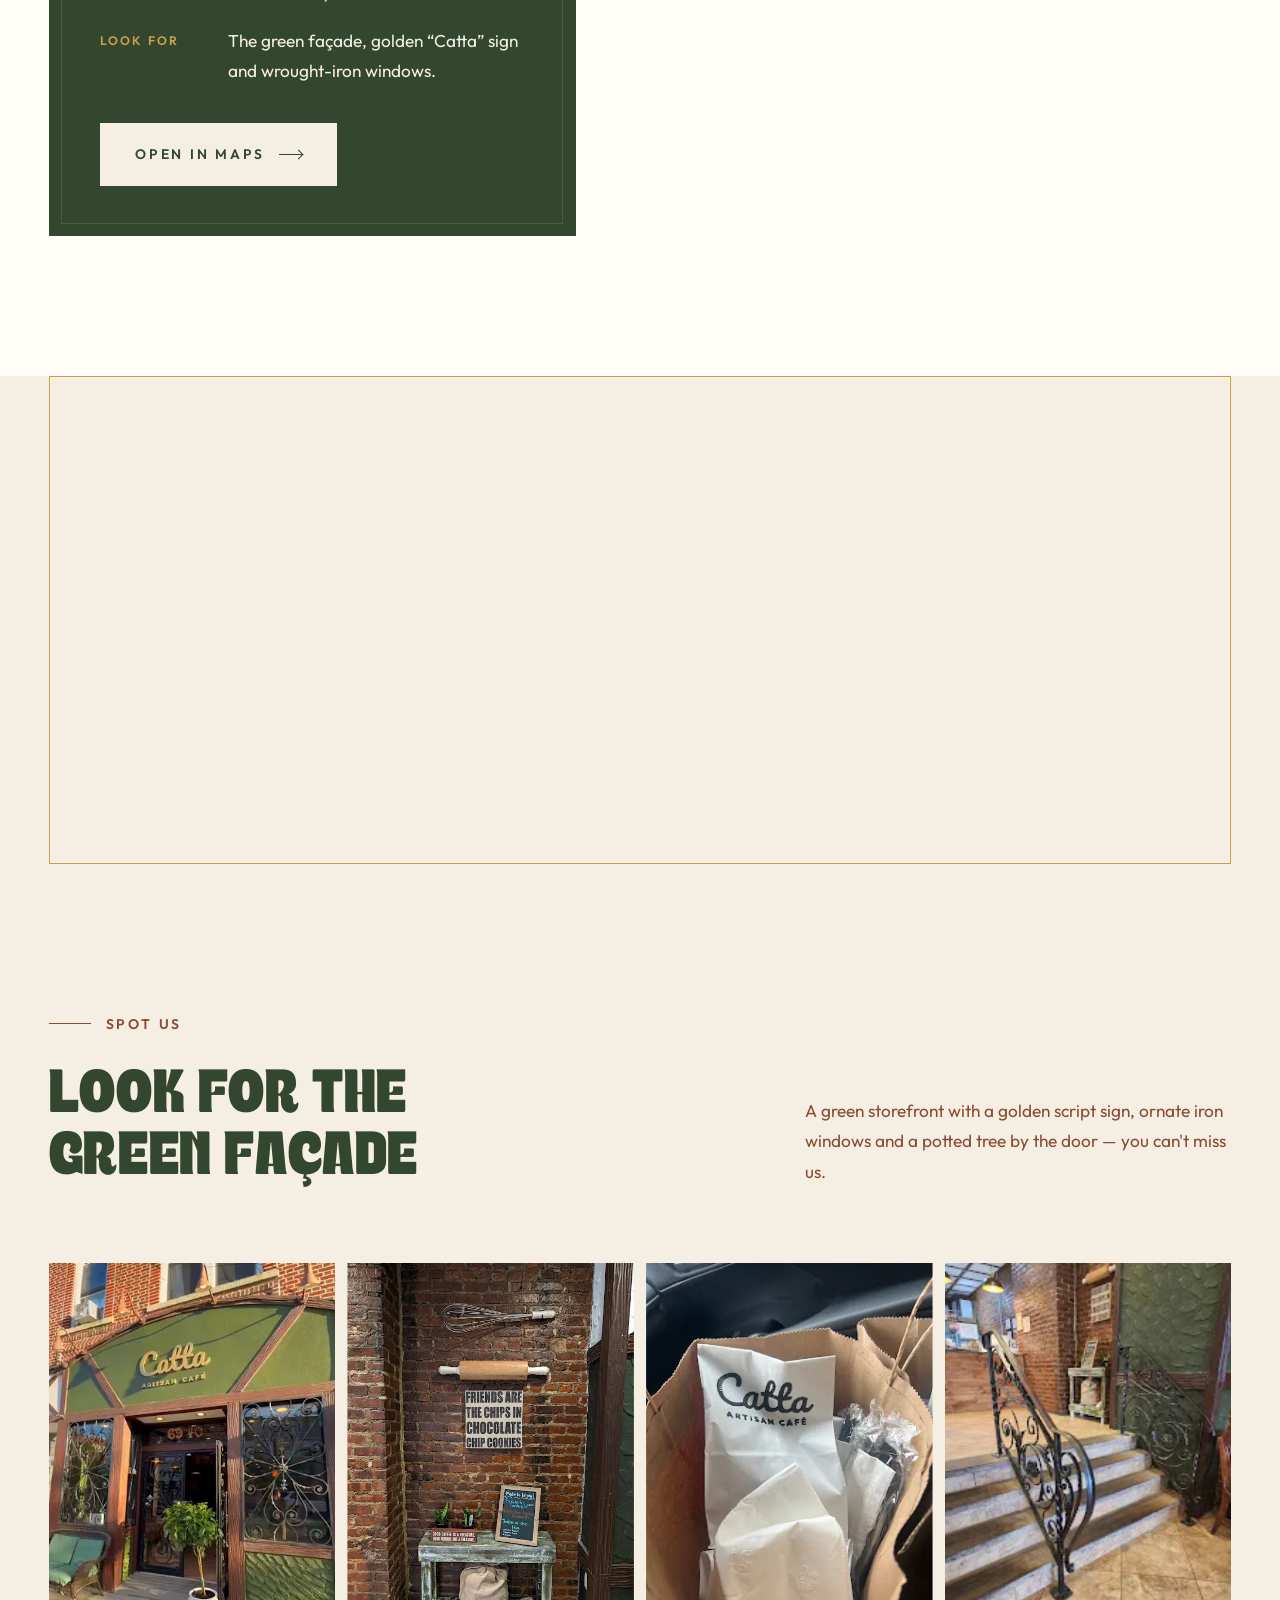
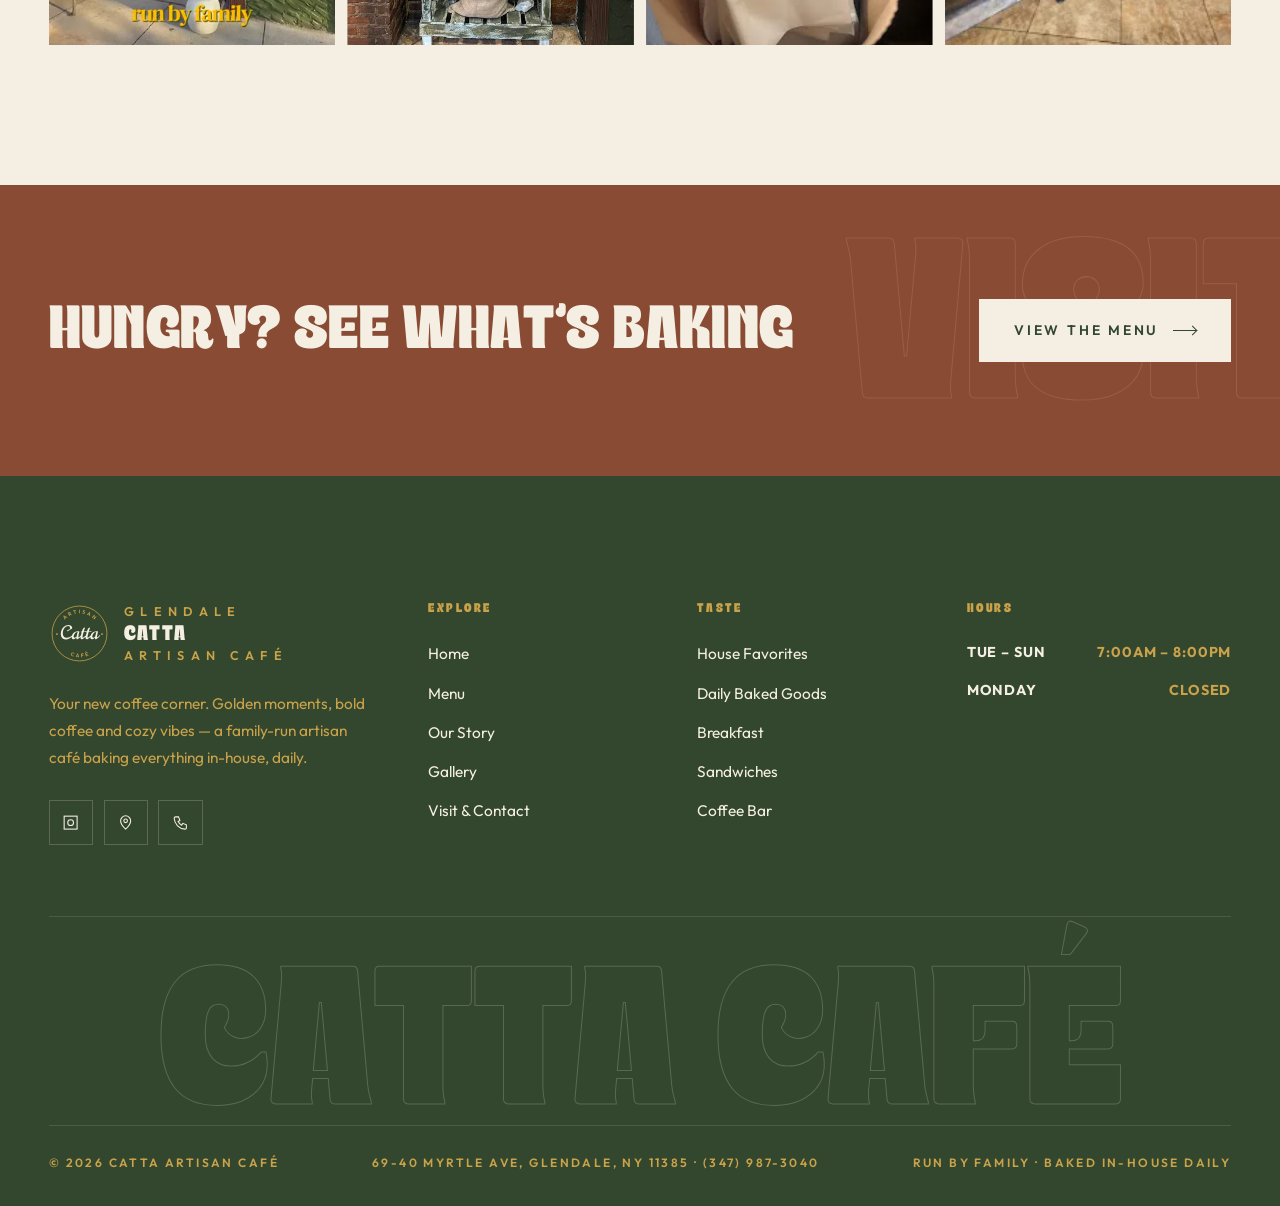
<file: visit.html>
<!DOCTYPE html>
<html lang="en">
<head>
  <meta charset="UTF-8">
  <meta name="viewport" content="width=device-width, initial-scale=1.0">
  <title>Visit & Contact — Catta Artisan Café</title>
  <meta name="description" content="Find Catta Artisan Café at 69-40 Myrtle Ave, Glendale, Queens. Open Tuesday to Sunday 7AM–8PM, closed Monday. Get directions, call (347) 987-3040 or send us a message.">
  <meta name="theme-color" content="#33472F">
  <meta property="og:title" content="Visit & Contact — Catta Artisan Café">
  <meta property="og:description" content="Find Catta Artisan Café at 69-40 Myrtle Ave, Glendale, Queens. Open Tuesday to Sunday 7AM–8PM, closed Monday. Get directions, call (347) 987-3040 or send us a message.">
  <meta property="og:image" content="assets/images/unnamed%20%288%29.jpg">
  <link rel="icon" href="assets/logo.svg" type="image/svg+xml">
  <link rel="preconnect" href="https://fonts.googleapis.com">
  <link rel="preconnect" href="https://fonts.gstatic.com" crossorigin>
  <link href="https://fonts.googleapis.com/css2?family=Outfit:wght@400;500;600;700&display=swap" rel="stylesheet">
  <link rel="stylesheet" href="css/style.css">
  <link rel="preload" as="image" href="assets/images/unnamed%20%2826%29.webp" fetchpriority="high">
</head>
<body>

<header class="site-header">
  <div class="topbar">
    <div class="container">
      <div class="t-items"><span class="diamond"></span><span>Tue – Sun 7:00AM – 8:00PM</span><span class="t-hide">·</span><span class="t-hide">Monday Closed</span></div>
      <div class="t-items t-hide"><a href="tel:+13479873040">(347) 987-3040</a><span>·</span><span>69-40 Myrtle Ave, Glendale, NY</span></div>
    </div>
  </div>
  <nav class="navbar" aria-label="Main">
    <div class="container">
      <a href="index.html" class="logo" aria-label="Catta Artisan Café home">
        <span class="logo-mark"><img src="assets/logo.svg" alt="" width="60" height="60"></span>
        <span class="logo-text"><small>GLENDALE</small><strong>CATTA</strong><small>ARTISAN CAFÉ</small></span>
      </a>
      <ul class="nav-links">
        <li><a href="index.html">Home</a></li>
        <li><a href="menu.html">Menu</a></li>
        <li><a href="about.html">Our Story</a></li>
        <li><a href="gallery.html">Gallery</a></li>
        <li><a href="visit.html" class="active" aria-current="page">Visit</a></li>
      </ul>
      <a href="visit.html" class="btn btn--light nav-cta">Find Us <span class="arrow"></span></a>
      <button class="menu-toggle" aria-label="Open menu" aria-expanded="false"><span></span><span></span><span></span></button>
    </div>
  </nav>
</header>

<div class="mobile-nav" aria-label="Mobile">
  <a class="m-link" href="index.html"><small>01</small>Home</a>
  <a class="m-link" href="menu.html"><small>02</small>Menu</a>
  <a class="m-link" href="about.html"><small>03</small>Our Story</a>
  <a class="m-link" href="gallery.html"><small>04</small>Gallery</a>
  <a class="m-link" href="visit.html"><small>05</small>Visit</a>
  <div class="m-foot">Tue – Sun 7:00AM – 8:00PM · Mon Closed<br>69-40 Myrtle Ave, Glendale, NY 11385<br><a href="tel:+13479873040">(347) 987-3040</a></div>
</div>

<main>
<section class="page-hero">
  <div class="bg" data-parallax style="background-image:url('assets/images/unnamed%20%2826%29.webp')"></div>
  <div class="container">
    <div class="crumbs"><a href="index.html">Home</a><span class="diamond"></span><span>Visit</span></div>
    <div class="hero-foot">
      <div>
        <h1>Visit Catta</h1>
        <p class="lead">Look for the green façade with the golden “Catta” sign on Myrtle Avenue. The coffee's on, the pastry case is full and there's a seat waiting for you.</p>
      </div>
      <a href="https://www.google.com/maps/place/Catta+Cafe/@40.7016919,-73.88129,17z/data=!3m1!4b1!4m6!3m5!1s0x89c25f2ec84fcae5:0x9be8066eb6144c47!8m2!3d40.7016919!4d-73.88129!16s%2Fg%2F11z6tcrd1n" target="_blank" rel="noopener" class="btn btn--light">Get Directions <span class="arrow"></span></a>
    </div>
  </div>
</section>

<section class="section bg-white">
  <div class="container contact-grid">
    <div class="card-dark reveal">
      <div class="status"><i></i><span>Checking hours…</span></div>
      <h3>Opening Hours</h3>
      <table class="hours">
        <tr data-day="1"><td>Monday</td><td>Closed</td></tr>
        <tr data-day="2"><td>Tuesday</td><td>7:00AM – 8:00PM</td></tr>
        <tr data-day="3"><td>Wednesday</td><td>7:00AM – 8:00PM</td></tr>
        <tr data-day="4"><td>Thursday</td><td>7:00AM – 8:00PM</td></tr>
        <tr data-day="5"><td>Friday</td><td>7:00AM – 8:00PM</td></tr>
        <tr data-day="6"><td>Saturday</td><td>7:00AM – 8:00PM</td></tr>
        <tr data-day="0"><td>Sunday</td><td>7:00AM – 8:00PM</td></tr>
      </table>
      <div class="info-list">
        <div><span>Find Us</span><p>Catta Artisan Café<br>69-40 Myrtle Avenue<br>Glendale, NY 11385</p></div>
        <div><span>Call</span><p><a href="tel:+13479873040">(347) 987-3040</a></p></div>
        <div><span>Follow</span><p><a href="https://www.instagram.com/cattacafeny/" target="_blank" rel="noopener">@cattacafeny</a></p></div>
        <div><span>Look For</span><p>The green façade, golden “Catta” sign and wrought-iron windows.</p></div>
      </div>
      <div class="btn-row">
        <a href="https://www.google.com/maps/place/Catta+Cafe/@40.7016919,-73.88129,17z/data=!3m1!4b1!4m6!3m5!1s0x89c25f2ec84fcae5:0x9be8066eb6144c47!8m2!3d40.7016919!4d-73.88129!16s%2Fg%2F11z6tcrd1n" target="_blank" rel="noopener" class="btn btn--light">Open in Maps <span class="arrow"></span></a>
      </div>
    </div>

    <div>
      <span class="eyebrow reveal">Say Hello</span>
      <h2 class="reveal" style="margin-bottom:22px">Send Us a Note</h2>
      <p class="muted reveal" style="margin-bottom:44px">Catering, large coffee orders, private events or simply a kind word — we'd love to hear from you.</p>
      <form id="contact-form" class="form reveal" novalidate>
        <div class="field"><label for="f-name">Your Name</label><input id="f-name" name="name" type="text" placeholder="Full name" required></div>
        <div class="field"><label for="f-email">Email</label><input id="f-email" name="email" type="email" placeholder="you@email.com" required></div>
        <div class="field"><label for="f-phone">Phone (Optional)</label><input id="f-phone" name="phone" type="tel" placeholder="Your number"></div>
        <div class="field"><label for="f-topic">Topic</label>
          <select id="f-topic" name="topic">
            <option>General Question</option>
            <option>Catering &amp; Large Orders</option>
            <option>Private Events</option>
            <option>Feedback</option>
          </select>
        </div>
        <div class="field full"><label for="f-msg">Message</label><textarea id="f-msg" name="message" placeholder="Tell us a little more…" required></textarea></div>
        <button type="submit" class="btn">Send Message <span class="arrow"></span></button>
        <p class="form-note" role="status" aria-live="polite"></p>
      </form>
    </div>
  </div>
</section>

<section class="section bg-cream" style="padding-top:0">
  <div class="container">
    <div class="map-wrap reveal">
      <iframe title="Map to Catta Artisan Café" src="https://www.google.com/maps?q=Catta+Cafe,+69-40+Myrtle+Ave,+Glendale,+NY+11385&amp;ll=40.7016919,-73.88129&amp;z=17&amp;output=embed" loading="lazy" referrerpolicy="no-referrer-when-downgrade"></iframe>
    </div>
  </div>
</section>

<section class="section bg-cream" style="padding-top:0">
  <div class="container">
    <div class="section-head">
      <div>
        <span class="eyebrow reveal">Spot Us</span>
        <h2 class="reveal">Look for the<br>Green Façade</h2>
      </div>
      <p class="muted reveal">A green storefront with a golden script sign, ornate iron windows and a potted tree by the door — you can't miss us.</p>
    </div>
    <div class="exterior-row">
      <figure class="reveal-img"><img decoding="async" src="assets/images/unnamed%20%288%29.webp" alt="Catta Artisan Café storefront on Myrtle Avenue" loading="lazy"></figure>
      <figure class="reveal-img d1"><img decoding="async" src="assets/images/unnamed%20%2813%29.webp" alt="Brick wall sign: Friends are the chips in chocolate chip cookies" loading="lazy"></figure>
      <figure class="reveal-img d2"><img decoding="async" src="assets/images/unnamed%20-%202026-09-25T004913.005.webp" alt="Catta Artisan Café takeaway bag" loading="lazy"></figure>
      <figure class="reveal-img d3"><img decoding="async" src="assets/images/unnamed%20%2889%29.webp" alt="Wrought-iron staircase inside the café" loading="lazy"></figure>
    </div>
  </div>
</section>

<section class="cta-band">
  <div class="ghost-word" aria-hidden="true">Visit</div>
  <div class="container">
    <h2 class="reveal">Hungry? See What's Baking</h2>
    <a href="menu.html" class="btn btn--light reveal">View the Menu <span class="arrow"></span></a>
  </div>
</section>
</main>

<footer class="site-footer">
  <div class="container">
    <div class="footer-top">
      <div>
        <a href="index.html" class="logo">
          <span class="logo-mark"><img src="assets/logo.svg" alt="" width="60" height="60"></span>
          <span class="logo-text"><small>GLENDALE</small><strong>CATTA</strong><small>ARTISAN CAFÉ</small></span>
        </a>
        <p>Your new coffee corner. Golden moments, bold coffee and cozy vibes — a family-run artisan café baking everything in-house, daily.</p>
        <div class="socials">
          <a href="https://www.instagram.com/cattacafeny/" target="_blank" rel="noopener" aria-label="Instagram @cattacafeny"><svg viewBox="0 0 24 24"><rect x="3" y="3" width="18" height="18"/><circle cx="12" cy="12" r="4"/><path d="M17.5 6.5h.01"/></svg></a>
          <a href="https://www.google.com/maps/place/Catta+Cafe/@40.7016919,-73.88129,17z/data=!3m1!4b1!4m6!3m5!1s0x89c25f2ec84fcae5:0x9be8066eb6144c47!8m2!3d40.7016919!4d-73.88129!16s%2Fg%2F11z6tcrd1n" target="_blank" rel="noopener" aria-label="Catta Cafe on Google Maps"><svg viewBox="0 0 24 24"><path d="M12 21s-7-6.2-7-11.5A7 7 0 0 1 19 9.5C19 14.8 12 21 12 21z"/><circle cx="12" cy="9.5" r="2.5"/></svg></a>
          <a href="tel:+13479873040" aria-label="Call (347) 987-3040"><svg viewBox="0 0 24 24"><path d="M5 4h4l2 5-2.5 1.5a11 11 0 0 0 5 5L15 13l5 2v4a2 2 0 0 1-2 2A16 16 0 0 1 3 6a2 2 0 0 1 2-2"/></svg></a>
        </div>
      </div>
      <div>
        <h4>Explore</h4>
        <ul>
          <li><a href="index.html">Home</a></li>
          <li><a href="menu.html">Menu</a></li>
          <li><a href="about.html">Our Story</a></li>
          <li><a href="gallery.html">Gallery</a></li>
          <li><a href="visit.html">Visit &amp; Contact</a></li>
        </ul>
      </div>
      <div>
        <h4>Taste</h4>
        <ul>
          <li><a href="menu.html#favorites">House Favorites</a></li>
          <li><a href="menu.html#baked">Daily Baked Goods</a></li>
          <li><a href="menu.html#breakfast">Breakfast</a></li>
          <li><a href="menu.html#sandwiches">Sandwiches</a></li>
          <li><a href="menu.html#coffee">Coffee Bar</a></li>
        </ul>
      </div>
      <div>
        <h4>Hours</h4>
        <ul class="footer-hours">
          <li><span>Tue – Sun</span><span>7:00AM – 8:00PM</span></li>
          <li><span>Monday</span><span>Closed</span></li>
        </ul>
      </div>
    </div>
    <div class="footer-word" aria-hidden="true">Catta Café</div>
    <div class="footer-bottom">
      <span>© <span data-year>2026</span> Catta Artisan Café</span>
      <span>69-40 Myrtle Ave, Glendale, NY 11385 · <a href="tel:+13479873040">(347) 987-3040</a></span>
      <span>Run by family · Baked in-house daily</span>
    </div>
  </div>
</footer>

<button class="back-top" aria-label="Back to top"><svg viewBox="0 0 24 24"><path d="M12 19V5M5 12l7-7 7 7"/></svg></button>

<script src="js/main.js"></script>
</body>
</html>
</file>
<file: css/style.css>
/* =========================================================
   CATTA ARTISAN CAFÉ — premium stylesheet (olive green, gold & brick)
   Palette (only these five):
   White #FFFDF6 · Cream #F4EFE2 · Beige #C9A24A
   Coffee Bean #8A4B34 · Espresso Brown #33472F
   ========================================================= */

@font-face {
  font-family: "Food Brand";
  src: url("../food-brand-demo.regular.otf") format("opentype");
  font-weight: normal;
  font-style: normal;
  font-display: swap;
}

:root {
  --white: #FFFDF6;
  --cream: #F4EFE2;
  --beige: #C9A24A;
  --coffee: #8A4B34;
  --espresso: #33472F;

  /* tints built only from the palette */
  --espresso-92: rgba(51, 71, 47, .92);
  --espresso-80: rgba(51, 71, 47, .80);
  --espresso-60: rgba(51, 71, 47, .60);
  --espresso-15: rgba(51, 71, 47, .15);
  --cream-70: rgba(244, 239, 226, .70);
  --cream-20: rgba(244, 239, 226, .20);
  --cream-12: rgba(244, 239, 226, .12);
  --beige-40: rgba(201, 162, 74, .40);

  /* brand font for headings only; the demo font has no numerals, Outfit supplies them */
  --font-display: "Food Brand", "Outfit", system-ui, sans-serif;
  --font: "Outfit", system-ui, sans-serif;

  /* viewport scaling: --vw and --vh are 1% of the DESIGN viewport,
     --z is the factor the page is scaled by on screens wider than it */
  --z: 1;
  --vw: 1vw;
  --vh: 1vh;

  --container: 1320px;
  --gutter: clamp(16px, calc(4 * var(--vw)), 48px);
  --section: clamp(80px, calc(11 * var(--vw)), 160px);
  --ease: cubic-bezier(.22, .61, .36, 1);
  --ease-out: cubic-bezier(.16, 1, .3, 1);
}

/* ---------- reset ---------- */
*, *::before, *::after { box-sizing: border-box; margin: 0; padding: 0; border-radius: 0; }
html { scroll-behavior: smooth; -webkit-text-size-adjust: 100%; }
body {
  font-family: var(--font);
  font-weight: 400;
  font-size: 1.0625rem;
  line-height: 1.75;
  letter-spacing: 0;
  color: var(--espresso);
  background: var(--white);
  -webkit-font-smoothing: antialiased;
  overflow-x: hidden;
}
img { display: block; max-width: 100%; height: auto; }
a { color: inherit; text-decoration: none; }
button, input, textarea, select { font: inherit; color: inherit; letter-spacing: inherit; }
button { cursor: pointer; background: none; border: 0; }
ul { list-style: none; }
::selection { background: var(--coffee); color: var(--cream); }

::-webkit-scrollbar { width: 10px; }
::-webkit-scrollbar-track { background: var(--cream); }
::-webkit-scrollbar-thumb { background: var(--coffee); }

h1, h2, h3, h4, h5, h6,
.logo-mark, .logo-text strong, .marquee-group, .hero-bg-word, .ghost-word, .footer-word, .hero-badge strong {
  font-family: var(--font-display);
  font-weight: normal;
  font-synthesis: none;
}
h1, h2, h3, h4, h5, h6 {
  font-weight: normal;
  text-transform: uppercase;
  line-height: 1.02;
  letter-spacing: .01em;
}
h1 { font-size: clamp(2.9rem, calc(7.2 * var(--vw)), 6.6rem); }
h2 { font-size: clamp(2.2rem, calc(4.8 * var(--vw)), 4.2rem); }
h3 { font-size: clamp(1.35rem, calc(2 * var(--vw)), 1.7rem); }
h4 { font-size: 1.1rem; letter-spacing: .06em; }

.container { width: 100%; max-width: var(--container); margin: 0 auto; padding: 0 var(--gutter); }
.section { padding: var(--section) 0; position: relative; overflow-x: clip; }
.bg-white { background: var(--white); }
.bg-cream { background: var(--cream); }
.bg-beige { background: var(--beige); }
.bg-coffee { background: var(--coffee); color: var(--cream); }
.bg-espresso { background: var(--espresso); color: var(--cream); }

.accent { color: var(--beige); }
.bg-cream .accent, .bg-white .accent, .bg-beige .accent { color: var(--coffee); }

/* ---------- eyebrow / labels ---------- */
.eyebrow {
  display: inline-flex; align-items: center; gap: 14px;
  font-size: .86rem; letter-spacing: .2em; text-transform: uppercase;
  color: var(--coffee); margin-bottom: 26px;
}
.eyebrow::before { content: ""; width: 42px; height: 1px; background: currentColor; }
.bg-espresso .eyebrow, .bg-coffee .eyebrow, .hero .eyebrow, .page-hero .eyebrow, .quote-band .eyebrow, .card-dark .eyebrow, .cta-band .eyebrow { color: var(--beige); }

.lead { font-size: clamp(1.1rem, calc(1.4 * var(--vw)), 1.25rem); line-height: 1.7; }
.muted { color: var(--coffee); }
.bg-espresso .muted, .bg-coffee .muted { color: var(--beige); }

/* ---------- buttons ---------- */
.btn {
  position: relative; display: inline-flex; align-items: center; gap: 14px;
  padding: 18px 34px; font-size: .85rem; letter-spacing: .2em; text-transform: uppercase;
  border: 1px solid var(--espresso); color: var(--cream); background: var(--espresso);
  overflow: hidden; isolation: isolate; transition: color .5s var(--ease);
  white-space: nowrap;
}
.btn::before {
  content: ""; position: absolute; inset: 0; z-index: -1;
  background: var(--coffee); transform: scaleY(0); transform-origin: bottom;
  transition: transform .5s var(--ease-out);
}
.btn:hover::before { transform: scaleY(1); }
.btn .arrow { width: 22px; height: 1px; background: currentColor; position: relative; transition: width .4s var(--ease); }
.btn .arrow::after {
  content: ""; position: absolute; right: 0; top: -3px; width: 7px; height: 7px;
  border-top: 1px solid currentColor; border-right: 1px solid currentColor; transform: rotate(45deg);
}
.btn:hover .arrow { width: 32px; }

.btn--light { background: var(--cream); color: var(--espresso); border-color: var(--cream); }
.btn--light::before { background: var(--white); }
.btn--outline { background: transparent; color: var(--espresso); }
.btn--outline::before { background: var(--espresso); }
.btn--outline:hover { color: var(--cream); }
.btn--outline-light { background: transparent; color: var(--cream); border-color: var(--cream-70); }
.btn--outline-light::before { background: var(--cream); }
.btn--outline-light:hover { color: var(--espresso); }

.link-line {
  display: inline-flex; align-items: center; gap: 12px;
  font-size: .85rem; letter-spacing: .2em; text-transform: uppercase;
  padding-bottom: 6px; position: relative;
}
.link-line::after {
  content: ""; position: absolute; left: 0; bottom: 0; width: 100%; height: 1px;
  background: currentColor; transform-origin: right; transition: transform .5s var(--ease-out);
}
.link-line:hover::after { transform: scaleX(0); transform-origin: left; }

/* ---------- diamond divider glyph ---------- */
.diamond { display: inline-block; width: 7px; height: 7px; background: currentColor; transform: rotate(45deg); flex: none; }

/* =========================================================
   HEADER
   ========================================================= */
.site-header { position: fixed; inset: 0 0 auto 0; z-index: 100; color: var(--cream); }
.topbar {
  background: var(--coffee); font-size: .74rem; letter-spacing: .22em; text-transform: uppercase;
  overflow: hidden; max-height: 40px; transition: max-height .5s var(--ease);
}
.topbar .container { display: flex; justify-content: space-between; align-items: center; height: 40px; gap: 24px; }
.topbar .t-items { display: flex; align-items: center; gap: 18px; }
.topbar a:hover { color: var(--beige); }
.site-header.scrolled .topbar { max-height: 0; }

.navbar { transition: background .5s var(--ease), box-shadow .5s var(--ease); border-bottom: 1px solid var(--cream-12); }
.site-header.scrolled .navbar { background: var(--espresso-92); backdrop-filter: blur(10px); -webkit-backdrop-filter: blur(10px); }
.navbar .container { display: flex; align-items: center; justify-content: space-between; height: 92px; transition: height .5s var(--ease); }
.site-header.scrolled .navbar .container { height: 76px; }

.logo { display: flex; align-items: center; gap: 14px; line-height: 1; }
.logo-mark { width: 60px; height: 60px; flex: none; display: block; transition: width .5s var(--ease), height .5s var(--ease); }
.logo-mark img { width: 100%; height: 100%; display: block; }
.site-header.scrolled .logo-mark { width: 52px; height: 52px; }
.logo-text { display: flex; flex-direction: column; gap: 5px; }
.logo-text strong { font-weight: normal; font-size: 1.3rem; letter-spacing: .06em; }
.logo-text small { font-size: .78rem; letter-spacing: .5em; color: var(--beige); }

.nav-links { display: flex; align-items: center; gap: clamp(22px, calc(3 * var(--vw)), 44px); }
.nav-links a {
  font-size: .82rem; letter-spacing: .22em; text-transform: uppercase; position: relative; padding: 6px 0;
}
.nav-links a::after {
  content: ""; position: absolute; left: 0; bottom: 0; height: 1px; width: 100%;
  background: var(--beige); transform: scaleX(0); transform-origin: right; transition: transform .45s var(--ease-out);
}
.nav-links a:hover::after, .nav-links a.active::after { transform: scaleX(1); transform-origin: left; }
.nav-links a.active { color: var(--beige); }
.nav-cta { padding: 14px 24px; font-size: .78rem; }

.menu-toggle { display: none; width: 46px; height: 46px; border: 1px solid var(--cream-20); position: relative; z-index: 120; }
.menu-toggle span { position: absolute; left: 12px; right: 12px; height: 1px; background: var(--cream); transition: transform .4s var(--ease), opacity .3s; }
.menu-toggle span:nth-child(1) { top: 17px; }
.menu-toggle span:nth-child(2) { top: 23px; }
.menu-toggle span:nth-child(3) { top: 29px; }
body.nav-open .menu-toggle span:nth-child(1) { transform: translateY(6px) rotate(45deg); }
body.nav-open .menu-toggle span:nth-child(2) { opacity: 0; }
body.nav-open .menu-toggle span:nth-child(3) { transform: translateY(-6px) rotate(-45deg); }

.mobile-nav {
  position: fixed; inset: 0; z-index: 110; background: var(--espresso); color: var(--cream);
  display: flex; flex-direction: column; justify-content: center; padding: 120px var(--gutter) 40px;
  clip-path: inset(0 0 100% 0); transition: clip-path .7s var(--ease-out); visibility: hidden;
}
body.nav-open .mobile-nav { clip-path: inset(0 0 0 0); visibility: visible; }
body.nav-open { overflow: hidden; }
.mobile-nav a.m-link {
  display: flex; align-items: baseline; gap: 18px; font-size: clamp(2.2rem, calc(10 * var(--vw)), 3.4rem);
  text-transform: uppercase; line-height: 1.25; border-bottom: 1px solid var(--cream-12); padding: 10px 0;
}
.mobile-nav a.m-link small { font-size: .8rem; color: var(--beige); letter-spacing: .2em; }
.mobile-nav .m-foot { margin-top: 40px; font-size: .8rem; letter-spacing: .18em; text-transform: uppercase; color: var(--beige); line-height: 2; }

/* =========================================================
   HOME HERO
   ========================================================= */
.hero {
  position: relative; min-height: calc(100 * var(--vh)); background: var(--espresso); color: var(--cream);
  padding: 190px 0 90px; overflow: hidden; display: flex; align-items: center;
}
.hero-bg-word {
  position: absolute; left: calc(-2 * var(--vw)); bottom: calc(-4 * var(--vw)); font-size: calc(26 * var(--vw)); line-height: .8; text-transform: uppercase;
  color: transparent; -webkit-text-stroke: 1px var(--cream-12); pointer-events: none; white-space: nowrap; user-select: none;
}
.hero-grid { display: grid; grid-template-columns: 1.08fr 1fr; gap: clamp(40px, calc(6 * var(--vw)), 96px); align-items: center; position: relative; }
.hero h1 { margin-bottom: 30px; }
.hero h1 .line { display: block; overflow: hidden; }
.hero h1 .line > span { display: inline-block; transform: translateY(105%); animation: rise 1.1s var(--ease-out) forwards; }
.hero h1 .line:nth-child(2) > span { animation-delay: .12s; }
.hero h1 .line:nth-child(3) > span { animation-delay: .24s; }
@keyframes rise { to { transform: translateY(0); } }
.hero .lead { max-width: 520px; color: var(--beige); margin-bottom: 42px; }
.hero-actions { display: flex; flex-wrap: wrap; gap: 16px; margin-bottom: 64px; }
.hero-meta { display: grid; grid-template-columns: repeat(3, auto); gap: 0; border-top: 1px solid var(--cream-20); padding-top: 26px; max-width: 560px; }
.hero-meta div { padding-right: 26px; margin-right: 26px; border-right: 1px solid var(--cream-20); }
.hero-meta div:last-child { border: 0; margin: 0; padding: 0; }
.hero-meta span { display: block; font-size: .76rem; letter-spacing: .18em; color: var(--beige); text-transform: uppercase; }
.hero-meta strong { font-weight: normal; font-size: 1.05rem; letter-spacing: .06em; text-transform: uppercase; }

.hero-collage { position: relative; display: grid; grid-template-columns: 1.25fr 1fr; grid-template-rows: 1fr 1fr; gap: 16px; height: min(calc(72 * var(--vh)), 680px); }
.hero-collage figure { position: relative; overflow: hidden; }
.hero-collage figure:first-child { grid-row: span 2; }
.hero-collage img { width: 100%; height: 100%; object-fit: cover; transform: scale(1.08); animation: settle 1.8s var(--ease-out) forwards; }
@keyframes settle { to { transform: scale(1); } }
.hero-collage::before {
  content: ""; position: absolute; inset: -18px 18px 18px -18px; border: 1px solid var(--cream-20); pointer-events: none;
}
/* desktop: collage fills the whole right side of the hero, under the nav to the bottom edge */
@media (min-width: 1101px) {
  .hero-grid { position: static; }
  .hero-collage { position: absolute; top: 132px; right: 0; bottom: 0; width: calc(46 * var(--vw)); height: auto; gap: 12px; z-index: 1; }
  .hero-collage::before { display: none; }
  .hero-badge { bottom: 56px; }
}
.hero-badge {
  position: absolute; left: -42px; bottom: 40px; background: var(--cream); color: var(--espresso);
  padding: 22px 26px; max-width: 250px; z-index: 2; box-shadow: 0 30px 60px -30px rgba(51, 71, 47, .8);
}
.hero-badge span { display: block; font-size: .74rem; letter-spacing: .2em; text-transform: uppercase; color: var(--coffee); margin-bottom: 6px; }
.hero-badge strong { font-weight: normal; font-size: 1.35rem; text-transform: uppercase; line-height: 1.1; display: block; }
.hero-badge p { font-size: .88rem; line-height: 1.5; color: var(--coffee); margin-top: 8px; }

.scroll-cue { position: absolute; left: 50%; bottom: 28px; transform: translateX(-50%); display: flex; flex-direction: column; align-items: center; gap: 10px; font-size: .78rem; letter-spacing: .22em; color: var(--beige); text-transform: uppercase; }
.scroll-cue i { width: 1px; height: 46px; background: var(--cream-20); position: relative; overflow: hidden; }
.scroll-cue i::after { content: ""; position: absolute; left: 0; top: -50%; width: 1px; height: 50%; background: var(--cream); animation: drip 2.2s var(--ease) infinite; }
@keyframes drip { to { top: 100%; } }

/* =========================================================
   MARQUEE
   ========================================================= */
.marquee { background: var(--cream); color: var(--espresso); overflow: hidden; border-block: 1px solid var(--beige); padding: 26px 0; }
.marquee-track { display: flex; width: max-content; animation: marquee 40s linear infinite; }
.marquee:hover .marquee-track { animation-play-state: paused; }
.marquee-group { display: flex; align-items: center; gap: 40px; padding-right: 40px; font-size: clamp(1.4rem, calc(2.6 * var(--vw)), 2.2rem); text-transform: uppercase; white-space: nowrap; }
.marquee-group .diamond { color: var(--coffee); width: 10px; height: 10px; }
.marquee-group .ghost { color: transparent; -webkit-text-stroke: 1px var(--espresso); }
@keyframes marquee { to { transform: translateX(-50%); } }

/* =========================================================
   STORY / INTRO
   ========================================================= */
.split { display: grid; grid-template-columns: 1fr 1fr; gap: clamp(48px, calc(7 * var(--vw)), 120px); align-items: center; }
.split--reverse > :first-child { order: 2; }

.stack-images { position: relative; padding: 0 12% 16% 0; }
.stack-images .img-main { overflow: hidden; aspect-ratio: 4 / 5; }
.stack-images .img-main img { width: 100%; height: 100%; object-fit: cover; }
.stack-images .img-float {
  position: absolute; right: 0; bottom: 0; width: 48%; aspect-ratio: 3 / 4; overflow: hidden;
  border: 12px solid var(--white); box-shadow: 0 40px 70px -40px rgba(51, 71, 47, .55);
}
.bg-cream .stack-images .img-float { border-color: var(--cream); }
.stack-images .img-float img { width: 100%; height: 100%; object-fit: cover; }
.stack-images .frame-line { position: absolute; top: -22px; left: -22px; width: 60%; height: 60%; border-top: 1px solid var(--coffee); border-left: 1px solid var(--coffee); pointer-events: none; }
.stack-images .tag {
  position: absolute; left: 24px; top: 24px; background: var(--espresso); color: var(--cream);
  font-size: .76rem; letter-spacing: .2em; text-transform: uppercase; padding: 10px 16px;
}

.text-block h2 { margin-bottom: 28px; }
.text-block p + p { margin-top: 18px; }
.text-block .btn, .text-block .link-line { margin-top: 40px; }

.features { display: grid; grid-template-columns: repeat(3, 1fr); margin-top: 44px; border-top: 1px solid var(--beige); }
.features div { padding: 24px 20px 0 0; }
.features div + div { padding-left: 20px; border-left: 1px solid var(--beige); }
.features strong { display: block; font-weight: normal; font-size: 1.05rem; text-transform: uppercase; letter-spacing: .04em; line-height: 1.2; margin-bottom: 6px; }
.features span { font-size: .9rem; color: var(--coffee); line-height: 1.5; display: block; }

/* =========================================================
   SECTION HEADERS
   ========================================================= */
.section-head { display: flex; justify-content: space-between; align-items: flex-end; gap: 40px; margin-bottom: clamp(48px, calc(6 * var(--vw)), 80px); flex-wrap: wrap; }
.section-head h2 { max-width: 760px; }
.section-head p { max-width: 420px; }
.section-head.center { flex-direction: column; align-items: center; text-align: center; }
.section-head.center .eyebrow::after { content: ""; width: 42px; height: 1px; background: currentColor; }

/* =========================================================
   SIGNATURE DRINKS
   ========================================================= */
.sig-grid { display: grid; grid-template-columns: repeat(3, 1fr); gap: clamp(20px, calc(2.4 * var(--vw)), 36px); }
.sig-card { position: relative; }
.sig-card .media { position: relative; overflow: hidden; aspect-ratio: 3 / 4; margin-bottom: 28px; }
.sig-card .media img { width: 100%; height: 100%; object-fit: cover; transition: transform 1.2s var(--ease-out); }
.sig-card:hover .media img { transform: scale(1.07); }
.sig-card .media::after { content: ""; position: absolute; inset: 14px; border: 1px solid var(--cream-20); transition: inset .6s var(--ease-out); pointer-events: none; }
.sig-card:hover .media::after { inset: 22px; }
.sig-card .num { position: absolute; top: 24px; left: 24px; z-index: 1; font-size: .78rem; letter-spacing: .18em; background: var(--espresso); color: var(--cream); padding: 8px 12px; }
.sig-card .kind { font-size: .78rem; letter-spacing: .2em; text-transform: uppercase; color: var(--beige); display: block; margin-bottom: 10px; }
.sig-card h3 { margin-bottom: 12px; }
.sig-card p { color: var(--beige); font-size: .98rem; line-height: 1.65; max-width: 360px; }
.sig-grid .sig-card:nth-child(2) { margin-top: 70px; }

/* =========================================================
   MENU PREVIEW (tabs)
   ========================================================= */
.tabs { display: flex; gap: 0; border-bottom: 1px solid var(--beige); margin-bottom: 50px; overflow-x: auto; scrollbar-width: none; }
.tabs::-webkit-scrollbar { display: none; }
.tab-btn {
  padding: 18px 28px; font-size: .82rem; letter-spacing: .2em; text-transform: uppercase; color: var(--coffee);
  position: relative; white-space: nowrap; transition: color .3s;
}
.tab-btn::after { content: ""; position: absolute; left: 0; right: 0; bottom: -1px; height: 2px; background: var(--espresso); transform: scaleX(0); transition: transform .5s var(--ease-out); }
.tab-btn.active { color: var(--espresso); }
.tab-btn.active::after { transform: scaleX(1); }

.menu-preview { display: grid; grid-template-columns: 1fr 420px; gap: clamp(40px, calc(6 * var(--vw)), 90px); align-items: start; }
.tab-panel { display: none; }
.tab-panel.active { display: block; animation: fadeUp .7s var(--ease-out); }
@keyframes fadeUp { from { opacity: 0; transform: translateY(18px); } to { opacity: 1; transform: none; } }

.menu-list li { display: grid; grid-template-columns: 1fr auto; gap: 6px 20px; padding: 22px 0; border-bottom: 1px solid var(--beige-40); }
.menu-list li:first-child { padding-top: 0; }
.menu-list h4 { display: flex; align-items: baseline; gap: 16px; font-size: 1.15rem; letter-spacing: .04em; }
.menu-list .tag-sm { font-size: .76rem; letter-spacing: .22em; text-transform: uppercase; background: var(--espresso); color: var(--cream); padding: 4px 9px; line-height: 1.4; }
.menu-list .opt { font-size: .74rem; letter-spacing: .2em; text-transform: uppercase; color: var(--coffee); align-self: center; }
.menu-list p { grid-column: 1 / -1; color: var(--coffee); font-size: .95rem; line-height: 1.6; }

.preview-media { position: sticky; top: 120px; }
.preview-media .frame { position: relative; aspect-ratio: 4 / 5; overflow: hidden; }
.preview-media img { position: absolute; inset: 0; width: 100%; height: 100%; object-fit: cover; opacity: 0; transform: scale(1.05); transition: opacity .8s var(--ease), transform 1.2s var(--ease-out); }
.preview-media img.active { opacity: 1; transform: scale(1); }
.preview-media .caption { margin-top: 18px; display: flex; justify-content: space-between; font-size: .75rem; letter-spacing: .22em; text-transform: uppercase; color: var(--coffee); }

/* =========================================================
   THE SPACE MOSAIC
   ========================================================= */
.mosaic { display: grid; grid-template-columns: repeat(12, 1fr); grid-auto-rows: 110px; gap: 16px; }
.mosaic figure { position: relative; overflow: hidden; }
.mosaic img { width: 100%; height: 100%; object-fit: cover; transition: transform 1.2s var(--ease-out); }
.mosaic figure:hover img { transform: scale(1.06); }
.mosaic figcaption {
  position: absolute; left: 0; bottom: 0; background: var(--espresso); color: var(--cream);
  font-size: .74rem; letter-spacing: .18em; text-transform: uppercase; padding: 10px 14px;
  transform: translateY(100%); transition: transform .5s var(--ease-out);
}
.mosaic figure:hover figcaption { transform: none; }
.m-a { grid-column: 1 / 6; grid-row: span 6; }
.m-b { grid-column: 6 / 10; grid-row: span 3; }
.m-c { grid-column: 10 / 13; grid-row: span 4; }
.m-d { grid-column: 6 / 10; grid-row: span 3; }
.m-e { grid-column: 10 / 13; grid-row: span 2; }

/* =========================================================
   NEON QUOTE BAND
   ========================================================= */
.quote-band { position: relative; color: var(--cream); padding: clamp(120px, calc(16 * var(--vw)), 220px) 0; overflow: hidden; text-align: center; }
.quote-band .bg { position: absolute; inset: -10% 0; background-size: cover; background-position: center; will-change: transform; }
.quote-band::after { content: ""; position: absolute; inset: 0; background: linear-gradient(180deg, var(--espresso-80), var(--espresso-92)); }
.quote-band .container { position: relative; z-index: 1; }
.quote-band h2 { font-size: clamp(2.6rem, calc(7 * var(--vw)), 6rem); margin-bottom: 26px; }
.quote-band p { max-width: 640px; margin: 0 auto 40px; color: var(--beige); }

/* =========================================================
   BAKEHOUSE ROW
   ========================================================= */
.bake-grid { display: grid; grid-template-columns: repeat(4, 1fr); gap: 0; border-top: 1px solid var(--beige); border-left: 1px solid var(--beige); }
.bake-item { border-right: 1px solid var(--beige); border-bottom: 1px solid var(--beige); padding: 22px; background: var(--white); transition: background .5s var(--ease); }
.bake-item:hover { background: var(--cream); }
.bake-item .media { aspect-ratio: 1 / 1.15; overflow: hidden; margin-bottom: 22px; }
.bake-item .media img { width: 100%; height: 100%; object-fit: cover; transition: transform 1.1s var(--ease-out); }
.bake-item:hover .media img { transform: scale(1.06); }
.bake-item span { font-size: .74rem; letter-spacing: .18em; text-transform: uppercase; color: var(--coffee); }
.bake-item h3 { font-size: 1.3rem; margin: 8px 0 8px; }
.bake-item p { font-size: .92rem; color: var(--coffee); line-height: 1.55; }

/* =========================================================
   INSTA STRIP
   ========================================================= */
.strip { display: grid; grid-template-columns: repeat(6, 1fr); gap: 12px; }
.strip a { position: relative; aspect-ratio: 3 / 4; overflow: hidden; display: block; }
.strip img { width: 100%; height: 100%; object-fit: cover; transition: transform 1s var(--ease-out); }
.strip a::after { content: "VIEW"; position: absolute; inset: 0; display: grid; place-items: center; background: var(--espresso-60); color: var(--cream); letter-spacing: .22em; font-size: .78rem; opacity: 0; transition: opacity .45s var(--ease); }
.strip a:hover::after { opacity: 1; }
.strip a:hover img { transform: scale(1.08); }

/* =========================================================
   VISIT
   ========================================================= */
.visit-grid { display: grid; grid-template-columns: 1fr 1fr; gap: 0; background: var(--white); }
.visit-media { position: relative; min-height: 560px; overflow: hidden; }
.visit-media img { position: absolute; inset: 0; width: 100%; height: 100%; object-fit: cover; }
.visit-body { padding: clamp(40px, calc(6 * var(--vw)), 90px); }
.visit-body h2 { margin-bottom: 30px; }
.hours { width: 100%; border-collapse: collapse; margin: 10px 0 34px; }
.hours td { padding: 13px 0; border-bottom: 1px solid var(--beige); text-transform: uppercase; letter-spacing: .1em; font-size: .92rem; }
.hours td:last-child { text-align: right; color: var(--coffee); }
.hours tr.today td { color: var(--espresso); }
.hours tr.today td:first-child::after { content: "TODAY"; margin-left: 12px; font-size: .78rem; letter-spacing: .22em; background: var(--espresso); color: var(--cream); padding: 3px 8px; vertical-align: middle; }
.info-list { display: grid; gap: 18px; margin-bottom: 36px; }
.info-list div { display: grid; grid-template-columns: 110px 1fr; gap: 16px; }
.info-list span { font-size: .76rem; letter-spacing: .18em; text-transform: uppercase; color: var(--coffee); padding-top: 4px; }
.btn-row { display: flex; flex-wrap: wrap; gap: 14px; }

/* =========================================================
   PAGE HERO (inner pages)
   ========================================================= */
.page-hero { position: relative; min-height: calc(78 * var(--vh)); display: flex; align-items: flex-end; color: var(--cream); padding: 200px 0 90px; overflow: hidden; background: var(--espresso); }
.page-hero .bg { position: absolute; inset: -8% 0; background-size: cover; background-position: center; will-change: transform; }
.page-hero::after { content: ""; position: absolute; inset: 0; background: linear-gradient(180deg, var(--espresso-60) 0%, var(--espresso-80) 55%, var(--espresso) 100%); }
.page-hero .container { position: relative; z-index: 1; }
.page-hero h1 { max-width: 1000px; }
.page-hero .lead { max-width: 560px; color: var(--beige); margin-top: 26px; }
.crumbs { display: flex; gap: 14px; align-items: center; font-size: .74rem; letter-spacing: .18em; text-transform: uppercase; color: var(--beige); margin-bottom: 28px; }
.crumbs a:hover { color: var(--cream); }
.page-hero .hero-foot { display: flex; justify-content: space-between; align-items: flex-end; gap: 40px; flex-wrap: wrap; }

/* =========================================================
   MENU PAGE
   ========================================================= */
.menu-nav { position: sticky; top: 76px; z-index: 50; background: var(--cream); border-bottom: 1px solid var(--beige); }
.menu-nav .container { display: flex; gap: 0; overflow-x: auto; scrollbar-width: none; }
.menu-nav .container::-webkit-scrollbar { display: none; }
.menu-nav a { padding: 20px 22px; font-size: .78rem; letter-spacing: .2em; text-transform: uppercase; color: var(--coffee); white-space: nowrap; position: relative; }
.menu-nav a::after { content: ""; position: absolute; left: 22px; right: 22px; bottom: -1px; height: 2px; background: var(--espresso); transform: scaleX(0); transition: transform .45s var(--ease-out); }
.menu-nav a:hover, .menu-nav a.active { color: var(--espresso); }
.menu-nav a.active::after { transform: scaleX(1); }

.menu-block { padding: clamp(70px, calc(9 * var(--vw)), 130px) 0; border-bottom: 1px solid var(--beige); scroll-margin-top: 130px; }
.menu-block:last-of-type { border-bottom: 0; }
.menu-block-grid { display: grid; grid-template-columns: 380px 1fr; gap: clamp(40px, calc(6 * var(--vw)), 100px); align-items: start; }
.menu-block-head { position: sticky; top: 170px; }
.menu-block-head .num { font-size: .8rem; letter-spacing: .2em; color: var(--coffee); display: block; margin-bottom: 18px; }
.menu-block-head h2 { font-size: clamp(2.2rem, calc(4 * var(--vw)), 3.4rem); margin-bottom: 18px; }
.menu-block-head p { color: var(--coffee); margin-bottom: 28px; }
.menu-block-head .media { aspect-ratio: 4 / 5; overflow: hidden; }
.menu-block-head .media img { width: 100%; height: 100%; object-fit: cover; }
.menu-block-head .media.duo { aspect-ratio: auto; display: grid; grid-template-columns: 1fr 1fr; gap: 10px; }
.menu-block-head .media.duo img { aspect-ratio: 3 / 4; }

.menu-items { display: grid; grid-template-columns: 1fr 1fr; gap: 0 56px; }
.menu-items.single { grid-template-columns: 1fr; }
.menu-item { padding: 26px 0; border-bottom: 1px solid var(--beige-40); }
.menu-item-top { display: flex; align-items: baseline; gap: 14px; margin-bottom: 8px; }
.menu-item h3 { font-size: 1.25rem; letter-spacing: .04em; }
.menu-item .dots { flex: 1; border-bottom: 1px dotted var(--beige); transform: translateY(-5px); }
.menu-item .note { font-size: .76rem; letter-spacing: .2em; text-transform: uppercase; color: var(--coffee); white-space: nowrap; }
.menu-item p { color: var(--coffee); font-size: .95rem; line-height: 1.6; }
.menu-item .chips { display: flex; flex-wrap: wrap; gap: 8px; margin-top: 12px; }
.chip { font-size: .78rem; letter-spacing: .2em; text-transform: uppercase; border: 1px solid var(--beige); padding: 5px 10px; color: var(--coffee); }
.chip--dark { background: var(--espresso); border-color: var(--espresso); color: var(--cream); }

.feature-drink { display: grid; grid-template-columns: 1fr 1fr; background: var(--espresso); color: var(--cream); margin-top: 20px; }
.feature-drink .media { min-height: 380px; position: relative; overflow: hidden; }
.feature-drink .media img { position: absolute; inset: 0; width: 100%; height: 100%; object-fit: cover; }
.feature-drink .body { padding: clamp(28px, calc(4 * var(--vw)), 54px); display: flex; flex-direction: column; justify-content: center; }
.feature-drink .body h3 { font-size: clamp(1.8rem, calc(3 * var(--vw)), 2.6rem); margin: 6px 0 14px; }
.feature-drink .body p { color: var(--beige); }
.feature-drink .kind { font-size: .76rem; letter-spacing: .2em; text-transform: uppercase; color: var(--beige); }

.custom-grid { display: grid; grid-template-columns: 1fr 1fr; gap: 1px; background: var(--beige); border: 1px solid var(--beige); }
.custom-grid > div { background: var(--white); padding: clamp(28px, calc(4 * var(--vw)), 48px); }
.custom-grid h3 { margin-bottom: 20px; }
.custom-grid ul { display: flex; flex-wrap: wrap; gap: 10px; }
.custom-grid li { font-size: .82rem; letter-spacing: .16em; text-transform: uppercase; border: 1px solid var(--beige); padding: 10px 16px; transition: background .3s, color .3s; }
.custom-grid li:hover { background: var(--espresso); color: var(--cream); border-color: var(--espresso); }

.board-band { display: grid; grid-template-columns: 1.2fr 1fr; gap: clamp(40px, calc(6 * var(--vw)), 90px); align-items: center; }
.board-band .media { position: relative; }
.board-band .media img { width: 100%; }
.board-band .media::before { content: ""; position: absolute; inset: 18px -18px -18px 18px; border: 1px solid var(--beige); z-index: -1; }

/* =========================================================
   ABOUT PAGE
   ========================================================= */
.big-statement { font-size: clamp(1.8rem, calc(3.8 * var(--vw)), 3.3rem); line-height: 1.15; text-transform: uppercase; max-width: 1100px; }
.big-statement em { font-style: normal; color: var(--coffee); }
.bg-espresso .big-statement em { color: var(--beige); }

.values { display: grid; grid-template-columns: repeat(3, 1fr); border-top: 1px solid var(--cream-20); }
.value { padding: 48px 40px 10px 0; }
.value + .value { padding-left: 40px; border-left: 1px solid var(--cream-20); }
.value .num { font-size: .8rem; letter-spacing: .2em; color: var(--beige); display: block; margin-bottom: 40px; }
.value h3 { margin-bottom: 16px; }
.value p { color: var(--beige); }

.timeline { display: grid; grid-template-columns: repeat(4, 1fr); gap: 0; border-top: 1px solid var(--beige); }
.timeline > div { padding: 34px 28px 0 0; position: relative; }
.timeline > div::before { content: ""; position: absolute; top: -5px; left: 0; width: 9px; height: 9px; background: var(--espresso); transform: rotate(45deg); }
.timeline span { font-size: .78rem; letter-spacing: .2em; text-transform: uppercase; color: var(--coffee); display: block; margin-bottom: 12px; }
.timeline h3 { font-size: 1.3rem; margin-bottom: 10px; }
.timeline p { font-size: .95rem; color: var(--coffee); line-height: 1.6; }

.people-grid { display: grid; grid-template-columns: repeat(4, 1fr); gap: 16px; }
.people-grid figure { overflow: hidden; aspect-ratio: 3 / 4; position: relative; }
.people-grid figure:nth-child(even) { transform: translateY(50px); }
.people-grid img { width: 100%; height: 100%; object-fit: cover; transition: transform 1.2s var(--ease-out); }
.people-grid figure:hover img { transform: scale(1.06); }

/* =========================================================
   GALLERY PAGE
   ========================================================= */
.filters { display: flex; flex-wrap: wrap; gap: 10px; justify-content: center; margin-bottom: 60px; }
.filter-btn { padding: 13px 22px; font-size: .76rem; letter-spacing: .2em; text-transform: uppercase; border: 1px solid var(--beige); color: var(--coffee); transition: all .35s var(--ease); }
.filter-btn:hover { border-color: var(--espresso); color: var(--espresso); }
.filter-btn.active { background: var(--espresso); border-color: var(--espresso); color: var(--cream); }
.filter-btn sup { font-size: .74rem; margin-left: 6px; letter-spacing: 0; }

.masonry { columns: 4 260px; column-gap: 16px; }
.g-item { break-inside: avoid; margin-bottom: 16px; position: relative; overflow: hidden; cursor: zoom-in; display: block; width: 100%; background: var(--cream); }
.g-item img { width: 100%; transition: transform 1.1s var(--ease-out), filter .6s; }
.g-item:hover img { transform: scale(1.05); }
.g-item::after { content: ""; position: absolute; inset: 0; background: linear-gradient(0deg, var(--espresso-80), transparent 50%); opacity: 0; transition: opacity .45s; }
.g-item:hover::after { opacity: 1; }
.g-item .g-cap { position: absolute; left: 18px; right: 18px; bottom: 16px; z-index: 1; color: var(--cream); font-size: .78rem; letter-spacing: .22em; text-transform: uppercase; transform: translateY(12px); opacity: 0; transition: all .45s var(--ease-out); text-align: left; }
.g-item:hover .g-cap { transform: none; opacity: 1; }
.g-item.hide { display: none; }

.lightbox { position: fixed; inset: 0; z-index: 200; background: var(--espresso-92); display: grid; place-items: center; opacity: 0; visibility: hidden; transition: opacity .45s var(--ease), visibility .45s; backdrop-filter: blur(8px); -webkit-backdrop-filter: blur(8px); }
.lightbox.open { opacity: 1; visibility: visible; }
.lightbox figure { max-width: min(calc(88 * var(--vw)), 900px); max-height: calc(84 * var(--vh)); display: flex; flex-direction: column; align-items: center; }
.lightbox img { max-height: calc(76 * var(--vh)); width: auto; max-width: 100%; border: 10px solid var(--white); transform: scale(.96); transition: transform .5s var(--ease-out); }
.lightbox.open img { transform: none; }
.lightbox figcaption { margin-top: 16px; color: var(--cream); font-size: .75rem; letter-spacing: .18em; text-transform: uppercase; text-align: center; }
.lb-btn { position: absolute; width: 56px; height: 56px; border: 1px solid var(--cream-20); color: var(--cream); display: grid; place-items: center; transition: background .3s, color .3s; }
.lb-btn:hover { background: var(--cream); color: var(--espresso); }
.lb-close { top: 24px; right: 24px; }
.lb-prev { left: 24px; top: 50%; transform: translateY(-50%); }
.lb-next { right: 24px; top: 50%; transform: translateY(-50%); }
.lb-btn svg { width: 20px; height: 20px; stroke: currentColor; fill: none; stroke-width: 1.4; }

/* =========================================================
   CONTACT / VISIT PAGE
   ========================================================= */
.contact-grid { display: grid; grid-template-columns: 1fr 1.1fr; gap: clamp(40px, calc(6 * var(--vw)), 100px); align-items: start; }
.form { display: grid; grid-template-columns: 1fr 1fr; gap: 26px 24px; }
.field { display: flex; flex-direction: column; gap: 10px; }
.field.full { grid-column: 1 / -1; }
.field label { font-size: .76rem; letter-spacing: .18em; text-transform: uppercase; color: var(--coffee); }
.field input, .field textarea, .field select {
  background: transparent; border: 0; border-bottom: 1px solid var(--beige); padding: 12px 0; font-size: 1.05rem; outline: none;
  color: var(--espresso); transition: border-color .3s; appearance: none; -webkit-appearance: none;
}
.field select { background-image: linear-gradient(45deg, transparent 50%, var(--coffee) 50%), linear-gradient(135deg, var(--coffee) 50%, transparent 50%); background-position: calc(100% - 12px) 55%, calc(100% - 6px) 55%; background-size: 6px 6px; background-repeat: no-repeat; cursor: pointer; }
.field textarea { resize: vertical; min-height: 130px; }
.field input:focus, .field textarea:focus, .field select:focus { border-color: var(--espresso); }
.field input::placeholder, .field textarea::placeholder { color: var(--beige); }
.form .btn { justify-self: start; }
.form-note { grid-column: 1 / -1; font-size: .9rem; color: var(--coffee); min-height: 1.6em; }

.card-dark { background: var(--espresso); color: var(--cream); padding: clamp(32px, calc(4 * var(--vw)), 56px); position: relative; }
.card-dark::before { content: ""; position: absolute; inset: 12px; border: 1px solid var(--cream-12); pointer-events: none; }
.card-dark h3 { margin-bottom: 24px; }
.card-dark .hours td { border-color: var(--cream-20); }
.card-dark .info-list span { color: var(--beige); }
.card-dark .hours td:last-child { color: var(--beige); }
.card-dark .hours tr.today td { color: var(--cream); }
.card-dark .hours tr.today td:first-child::after { background: var(--cream); color: var(--espresso); }
.status { display: inline-flex; align-items: center; gap: 10px; font-size: .74rem; letter-spacing: .22em; text-transform: uppercase; padding: 9px 14px; border: 1px solid var(--cream-20); margin-bottom: 26px; }
.status i { width: 8px; height: 8px; background: var(--beige); transform: rotate(45deg); }
.status.open i { background: var(--cream); animation: pulse 1.8s var(--ease) infinite; }
@keyframes pulse { 50% { opacity: .25; } }

.map-wrap { position: relative; height: 480px; border: 1px solid var(--beige); background: var(--cream); }
.map-wrap iframe { width: 100%; height: 100%; border: 0; filter: grayscale(1) sepia(.55) contrast(.92) brightness(.98); }

.exterior-row { display: grid; grid-template-columns: repeat(4, 1fr); gap: 12px; }
.exterior-row figure { aspect-ratio: 3 / 4; overflow: hidden; }
.exterior-row img { width: 100%; height: 100%; object-fit: cover; transition: transform 1.1s var(--ease-out); }
.exterior-row figure:hover img { transform: scale(1.06); }

/* =========================================================
   CTA BAND
   ========================================================= */
.cta-band { background: var(--coffee); color: var(--cream); padding: clamp(70px, calc(9 * var(--vw)), 120px) 0; position: relative; overflow: hidden; }
.cta-band .container { display: flex; justify-content: space-between; align-items: center; gap: 40px; flex-wrap: wrap; position: relative; }
.cta-band h2 { max-width: 760px; }
.cta-band .ghost-word { position: absolute; right: calc(-3 * var(--vw)); top: 50%; transform: translateY(-50%); font-size: calc(18 * var(--vw)); line-height: 1; color: transparent; -webkit-text-stroke: 1px var(--cream-12); text-transform: uppercase; pointer-events: none; white-space: nowrap; }

/* =========================================================
   FOOTER
   ========================================================= */
.site-footer { background: var(--espresso); color: var(--cream); padding-top: clamp(80px, calc(10 * var(--vw)), 130px); }
.footer-top { display: grid; grid-template-columns: 1.5fr 1fr 1fr 1.2fr; gap: 48px; padding-bottom: 70px; border-bottom: 1px solid var(--cream-12); }
.footer-top .logo { margin-bottom: 26px; }
.footer-top p { color: var(--beige); font-size: .95rem; max-width: 320px; }
.footer-top h4 { font-size: .78rem; letter-spacing: .2em; color: var(--beige); margin-bottom: 24px; }
.footer-top li { margin-bottom: 12px; font-size: .95rem; }
.footer-top li a { transition: color .3s, padding .4s var(--ease); }
.footer-top li a:hover { color: var(--beige); padding-left: 8px; }
.footer-hours li { display: flex; justify-content: space-between; gap: 16px; text-transform: uppercase; letter-spacing: .06em; font-size: .88rem; }
.footer-hours li span:last-child { color: var(--beige); }
.socials { display: flex; gap: 10px; margin-top: 28px; }
.socials a { width: 44px; height: 44px; border: 1px solid var(--cream-20); display: grid; place-items: center; transition: background .35s, color .35s; }
.socials a:hover { background: var(--cream); color: var(--espresso); }
.socials svg { width: 17px; height: 17px; fill: none; stroke: currentColor; stroke-width: 1.5; }
.footer-word { font-size: calc(15.5 * var(--vw)); line-height: .8; text-transform: uppercase; text-align: center; color: transparent; -webkit-text-stroke: 1px var(--cream-20); padding-top: 50px; white-space: nowrap; overflow: hidden; user-select: none; }
.footer-bottom { display: flex; justify-content: space-between; gap: 20px; flex-wrap: wrap; padding: 26px 0 32px; font-size: .74rem; letter-spacing: .2em; text-transform: uppercase; color: var(--beige); border-top: 1px solid var(--cream-12); }

/* =========================================================
   REVEAL ANIMATIONS
   ========================================================= */
.reveal { opacity: 0; transform: translateY(40px); transition: opacity 1s var(--ease-out), transform 1s var(--ease-out); }
.reveal.in { opacity: 1; transform: none; }
.reveal-img > img { clip-path: inset(0 0 100% 0); transition: clip-path 1.3s var(--ease-out), transform 1.2s var(--ease-out); }
.reveal-img.in > img { clip-path: inset(0 0 0 0); }
.reveal-img.d1 > img { transition-delay: .1s, 0s; } .reveal-img.d2 > img { transition-delay: .2s, 0s; } .reveal-img.d3 > img { transition-delay: .3s, 0s; }
.d1 { transition-delay: .1s; } .d2 { transition-delay: .2s; } .d3 { transition-delay: .3s; } .d4 { transition-delay: .4s; }

.back-top { position: fixed; right: 24px; bottom: 24px; z-index: 90; width: 52px; height: 52px; background: var(--espresso); color: var(--cream); border: 1px solid var(--cream-20); display: grid; place-items: center; opacity: 0; transform: translateY(20px); transition: all .45s var(--ease-out); pointer-events: none; }
.back-top.show { opacity: 1; transform: none; pointer-events: auto; }
.back-top:hover { background: var(--coffee); }
.back-top svg { width: 18px; height: 18px; stroke: currentColor; fill: none; stroke-width: 1.5; }

/* =========================================================
   RESPONSIVE
   ========================================================= */
@media (max-width: 1100px) {
  .nav-links, .nav-cta { display: none; }
  .menu-toggle { display: block; }
  .hero-grid { grid-template-columns: 1fr; }
  .hero-collage { height: 560px; }
  .hero-badge { left: 16px; bottom: 16px; }
  .menu-preview { grid-template-columns: 1fr; }
  .preview-media { display: none; }
  .footer-top { grid-template-columns: 1fr 1fr; }
  .menu-block-grid { grid-template-columns: 1fr; }
  .menu-block-head { position: static; }
  .menu-block-head .media { aspect-ratio: 16 / 10; }
  .bake-grid { grid-template-columns: repeat(2, 1fr); }
  .timeline { grid-template-columns: 1fr 1fr; gap: 40px 0; }
}
@media (max-width: 900px) {
  .split, .contact-grid, .board-band, .visit-grid, .feature-drink { grid-template-columns: 1fr; }
  .split--reverse > :first-child { order: 0; }
  .sig-grid { grid-template-columns: 1fr; gap: 56px; }
  .sig-grid .sig-card:nth-child(2) { margin-top: 0; }
  .sig-card .media { aspect-ratio: 4 / 5; }
  .values { grid-template-columns: 1fr; }
  .value, .value + .value { padding: 40px 0; border-left: 0; border-bottom: 1px solid var(--cream-20); }
  .value .num { margin-bottom: 18px; }
  .strip { grid-template-columns: repeat(3, 1fr); }
  .mosaic { grid-auto-rows: 70px; gap: 10px; }
  .people-grid { grid-template-columns: 1fr 1fr; }
  .exterior-row { grid-template-columns: 1fr 1fr; }
  .visit-media { min-height: 420px; }
  .menu-items { grid-template-columns: 1fr; }
  .custom-grid { grid-template-columns: 1fr; }
  .topbar .t-hide { display: none; }
}
@media (max-width: 640px) {
  body { font-size: 1rem; }
  .hero { padding-top: 160px; }
  .hero-collage { height: 440px; gap: 10px; }
  .hero-collage::before { display: none; }
  .hero-meta { grid-template-columns: 1fr 1fr; gap: 18px 0; }
  .hero-meta div:nth-child(2) { border: 0; margin: 0; padding: 0; }
  .hero-meta div:last-child { grid-column: 1 / -1; }
  .hero-actions .btn { flex: 1 1 100%; justify-content: center; }
  .features { grid-template-columns: 1fr; }
  .features div, .features div + div { padding: 18px 0; border-left: 0; border-bottom: 1px solid var(--beige); }
  .bake-grid { grid-template-columns: 1fr; }
  .strip { grid-template-columns: repeat(2, 1fr); }
  .mosaic { display: grid; grid-template-columns: 1fr 1fr; grid-auto-rows: 180px; }
  .mosaic figure { grid-column: auto !important; grid-row: auto !important; }
  .mosaic .m-a { grid-column: 1 / -1 !important; grid-row: span 2 !important; }
  .footer-top { grid-template-columns: 1fr; gap: 40px; }
  .form { grid-template-columns: 1fr; }
  .timeline { grid-template-columns: 1fr; }
  .people-grid figure:nth-child(even) { transform: none; }
  .info-list div { grid-template-columns: 1fr; gap: 2px; }
  .lb-prev, .lb-next { top: auto; bottom: 24px; transform: none; }
  .lb-prev { left: calc(50% - 64px); } .lb-next { right: calc(50% - 64px); }
  .stack-images .img-float { border-width: 8px; }
  .masonry { columns: 2 140px; column-gap: 10px; }
  .g-item { margin-bottom: 10px; }
  .menu-nav { top: 76px; }
  .menu-item-top { flex-wrap: wrap; }
  .menu-item .dots { display: none; }
  .map-wrap { height: 360px; }
}

@media (prefers-reduced-motion: reduce) {
  *, *::before, *::after { animation-duration: .01ms !important; animation-iteration-count: 1 !important; transition-duration: .01ms !important; scroll-behavior: auto !important; }
  .reveal { opacity: 1; transform: none; }
  .reveal-img > img { clip-path: none; }
}

/* =========================================================
   BODY TYPE — Outfit weights for UI text
   ========================================================= */
.eyebrow, .btn, .link-line, .nav-links a, .topbar, .tab-btn, .menu-nav a, .filter-btn,
.logo-text small, .crumbs, .hero-meta span, .sig-card .kind, .sig-card .num, .bake-item span,
.menu-list .opt, .menu-list .tag-sm, .menu-item .note, .chip, .feature-drink .kind, .custom-grid li,
.menu-block-head .num, .value .num, .timeline span, .info-list span, .field label, .status,
.hours td, .footer-top h4, .footer-bottom, .mosaic figcaption, .g-item .g-cap, .lightbox figcaption,
.preview-media .caption, .stack-images .tag, .hero-badge span, .scroll-cue, .m-foot { font-weight: 600; }
.hero-meta strong, .features strong, .footer-hours li, .mobile-nav a.m-link, .big-statement { font-weight: 700; }
.big-statement { letter-spacing: -.01em; line-height: 1.12; }
.mobile-nav a.m-link { letter-spacing: -.01em; }
strong { font-weight: 700; }

/* =========================================================
   REVIEWS
   ========================================================= */
.stars { display: flex; gap: 3px; color: var(--beige); }
.stars svg { width: 16px; height: 16px; fill: currentColor; }
.rating-badge { display: flex; align-items: center; gap: 20px; border: 1px solid var(--cream-20); padding: 20px 26px; }
.rating-badge strong { font-family: var(--font-display); font-weight: normal; font-size: 3.4rem; line-height: 1; }
.rating-badge span { display: block; margin-top: 8px; font-size: .78rem; letter-spacing: .18em; text-transform: uppercase; font-weight: 600; color: var(--beige); }
.review-grid { display: grid; grid-template-columns: repeat(3, 1fr); gap: 20px; }
.review-card { position: relative; border: 1px solid var(--cream-20); display: flex; flex-direction: column; transition: background .5s var(--ease), border-color .5s var(--ease); }
.review-card .r-media { aspect-ratio: 4 / 3; overflow: hidden; }
.review-card .r-media img { width: 100%; height: 100%; object-fit: cover; transition: transform 1.1s var(--ease-out); }
.review-card:hover .r-media img { transform: scale(1.06); }
.review-card .r-body { position: relative; flex: 1; display: flex; flex-direction: column; gap: 22px; padding: 36px 32px 30px; }
.review-card:hover { background: var(--cream-12); border-color: var(--beige-40); }
.review-card .r-body::before { content: "“"; position: absolute; right: 26px; top: 6px; font-family: var(--font-display); font-size: 5.5rem; line-height: 1; color: var(--cream-12); }
.review-card blockquote { font-size: 1.08rem; line-height: 1.65; color: var(--cream); flex: 1; }
.review-card figcaption { display: flex; align-items: center; gap: 14px; padding-top: 20px; border-top: 1px solid var(--cream-12); }
.r-avatar { width: 56px; height: 56px; flex: none; display: grid; place-items: center; background: var(--cream); color: var(--espresso); font-family: var(--font-display); font-size: 1.2rem; overflow: hidden; outline: 1px solid var(--beige-40); outline-offset: 3px; }
.r-avatar img { width: 100%; height: 100%; object-fit: cover; display: block; }
.review-card figcaption strong { display: block; font-weight: 600; letter-spacing: .04em; }
.review-card figcaption small { display: block; font-size: .8rem; color: var(--beige); }
.reviews-cta { justify-content: center; margin-top: 56px; }
@media (max-width: 1100px) { .review-grid { grid-template-columns: 1fr 1fr; } }
@media (max-width: 640px) {
  .review-grid { grid-template-columns: 1fr; }
  .rating-badge { width: 100%; }
  .reviews-cta .btn { flex: 1 1 100%; justify-content: center; }
  .footer-bottom span { line-height: 1.8; }
}

/* =========================================================
   PROPORTIONAL SCALING
   The layout is designed for a 1250px-wide viewport. On any wider
   screen the whole page is scaled up by viewport / 1250, so every
   screen shows the same proportions instead of shrinking the content.
   ========================================================= */
@supports (zoom: 1) {
  @media (min-width: 1250px) {
    :root {
      zoom: var(--z);
      --vw: 12.5px;                  /* 1% of the design viewport */
      --vh: calc(1vh / var(--z)); /* screen-height units, unscaled */
    }
  }

  @media (min-width: 1270px) { :root { --z: 1.016; } }
  @media (min-width: 1290px) { :root { --z: 1.032; } }
  @media (min-width: 1310px) { :root { --z: 1.048; } }
  @media (min-width: 1330px) { :root { --z: 1.064; } }
  @media (min-width: 1350px) { :root { --z: 1.08; } }
  @media (min-width: 1370px) { :root { --z: 1.096; } }
  @media (min-width: 1390px) { :root { --z: 1.112; } }
  @media (min-width: 1410px) { :root { --z: 1.128; } }
  @media (min-width: 1430px) { :root { --z: 1.144; } }
  @media (min-width: 1450px) { :root { --z: 1.16; } }
  @media (min-width: 1470px) { :root { --z: 1.176; } }
  @media (min-width: 1490px) { :root { --z: 1.192; } }
  @media (min-width: 1510px) { :root { --z: 1.208; } }
  @media (min-width: 1530px) { :root { --z: 1.224; } }
  @media (min-width: 1550px) { :root { --z: 1.24; } }
  @media (min-width: 1570px) { :root { --z: 1.256; } }
  @media (min-width: 1590px) { :root { --z: 1.272; } }
  @media (min-width: 1610px) { :root { --z: 1.288; } }
  @media (min-width: 1630px) { :root { --z: 1.304; } }
  @media (min-width: 1650px) { :root { --z: 1.32; } }
  @media (min-width: 1670px) { :root { --z: 1.336; } }
  @media (min-width: 1690px) { :root { --z: 1.352; } }
  @media (min-width: 1710px) { :root { --z: 1.368; } }
  @media (min-width: 1730px) { :root { --z: 1.384; } }
  @media (min-width: 1750px) { :root { --z: 1.4; } }
  @media (min-width: 1770px) { :root { --z: 1.416; } }
  @media (min-width: 1790px) { :root { --z: 1.432; } }
  @media (min-width: 1810px) { :root { --z: 1.448; } }
  @media (min-width: 1830px) { :root { --z: 1.464; } }
  @media (min-width: 1850px) { :root { --z: 1.48; } }
  @media (min-width: 1870px) { :root { --z: 1.496; } }
  @media (min-width: 1890px) { :root { --z: 1.512; } }
  @media (min-width: 1910px) { :root { --z: 1.528; } }
  @media (min-width: 1930px) { :root { --z: 1.544; } }
  @media (min-width: 1950px) { :root { --z: 1.56; } }
  @media (min-width: 1970px) { :root { --z: 1.576; } }
  @media (min-width: 1990px) { :root { --z: 1.592; } }
  @media (min-width: 2010px) { :root { --z: 1.608; } }
  @media (min-width: 2030px) { :root { --z: 1.624; } }
  @media (min-width: 2050px) { :root { --z: 1.64; } }
  @media (min-width: 2070px) { :root { --z: 1.656; } }
  @media (min-width: 2090px) { :root { --z: 1.672; } }
  @media (min-width: 2110px) { :root { --z: 1.688; } }
  @media (min-width: 2130px) { :root { --z: 1.704; } }
  @media (min-width: 2150px) { :root { --z: 1.72; } }
  @media (min-width: 2170px) { :root { --z: 1.736; } }
  @media (min-width: 2190px) { :root { --z: 1.752; } }
  @media (min-width: 2210px) { :root { --z: 1.768; } }
  @media (min-width: 2230px) { :root { --z: 1.784; } }
  @media (min-width: 2250px) { :root { --z: 1.8; } }
  @media (min-width: 2270px) { :root { --z: 1.816; } }
  @media (min-width: 2290px) { :root { --z: 1.832; } }
  @media (min-width: 2310px) { :root { --z: 1.848; } }
  @media (min-width: 2330px) { :root { --z: 1.864; } }
  @media (min-width: 2350px) { :root { --z: 1.88; } }
  @media (min-width: 2370px) { :root { --z: 1.896; } }
  @media (min-width: 2390px) { :root { --z: 1.912; } }
  @media (min-width: 2410px) { :root { --z: 1.928; } }
  @media (min-width: 2430px) { :root { --z: 1.944; } }
  @media (min-width: 2450px) { :root { --z: 1.96; } }
  @media (min-width: 2470px) { :root { --z: 1.976; } }
  @media (min-width: 2490px) { :root { --z: 1.992; } }
  @media (min-width: 2510px) { :root { --z: 2.008; } }
  @media (min-width: 2530px) { :root { --z: 2.024; } }
  @media (min-width: 2550px) { :root { --z: 2.04; } }
  @media (min-width: 2570px) { :root { --z: 2.056; } }
  @media (min-width: 2590px) { :root { --z: 2.072; } }
  @media (min-width: 2610px) { :root { --z: 2.088; } }
  @media (min-width: 2630px) { :root { --z: 2.104; } }
  @media (min-width: 2650px) { :root { --z: 2.12; } }
  @media (min-width: 2670px) { :root { --z: 2.136; } }
  @media (min-width: 2690px) { :root { --z: 2.152; } }
  @media (min-width: 2710px) { :root { --z: 2.168; } }
  @media (min-width: 2730px) { :root { --z: 2.184; } }
  @media (min-width: 2750px) { :root { --z: 2.2; } }
  @media (min-width: 2770px) { :root { --z: 2.216; } }
  @media (min-width: 2790px) { :root { --z: 2.232; } }
  @media (min-width: 2810px) { :root { --z: 2.248; } }
  @media (min-width: 2830px) { :root { --z: 2.264; } }
  @media (min-width: 2850px) { :root { --z: 2.28; } }
  @media (min-width: 2870px) { :root { --z: 2.296; } }
  @media (min-width: 2890px) { :root { --z: 2.312; } }
  @media (min-width: 2910px) { :root { --z: 2.328; } }
  @media (min-width: 2930px) { :root { --z: 2.344; } }
  @media (min-width: 2950px) { :root { --z: 2.36; } }
  @media (min-width: 2970px) { :root { --z: 2.376; } }
  @media (min-width: 2990px) { :root { --z: 2.392; } }
  @media (min-width: 3010px) { :root { --z: 2.408; } }
  @media (min-width: 3030px) { :root { --z: 2.424; } }
  @media (min-width: 3050px) { :root { --z: 2.44; } }
  @media (min-width: 3070px) { :root { --z: 2.456; } }
  @media (min-width: 3090px) { :root { --z: 2.472; } }
  @media (min-width: 3110px) { :root { --z: 2.488; } }
  @media (min-width: 3130px) { :root { --z: 2.504; } }
  @media (min-width: 3150px) { :root { --z: 2.52; } }
  @media (min-width: 3170px) { :root { --z: 2.536; } }
  @media (min-width: 3190px) { :root { --z: 2.552; } }
  @media (min-width: 3210px) { :root { --z: 2.568; } }
  @media (min-width: 3230px) { :root { --z: 2.584; } }
  @media (min-width: 3250px) { :root { --z: 2.6; } }
  @media (min-width: 3270px) { :root { --z: 2.616; } }
  @media (min-width: 3290px) { :root { --z: 2.632; } }
  @media (min-width: 3310px) { :root { --z: 2.648; } }
  @media (min-width: 3330px) { :root { --z: 2.664; } }
  @media (min-width: 3350px) { :root { --z: 2.68; } }
  @media (min-width: 3370px) { :root { --z: 2.696; } }
  @media (min-width: 3390px) { :root { --z: 2.712; } }
  @media (min-width: 3410px) { :root { --z: 2.728; } }
  @media (min-width: 3430px) { :root { --z: 2.744; } }
  @media (min-width: 3450px) { :root { --z: 2.76; } }
  @media (min-width: 3470px) { :root { --z: 2.776; } }
  @media (min-width: 3490px) { :root { --z: 2.792; } }
  @media (min-width: 3510px) { :root { --z: 2.808; } }
  @media (min-width: 3530px) { :root { --z: 2.824; } }
  @media (min-width: 3550px) { :root { --z: 2.84; } }
  @media (min-width: 3570px) { :root { --z: 2.856; } }
  @media (min-width: 3590px) { :root { --z: 2.872; } }
  @media (min-width: 3610px) { :root { --z: 2.888; } }
  @media (min-width: 3630px) { :root { --z: 2.904; } }
  @media (min-width: 3650px) { :root { --z: 2.92; } }
  @media (min-width: 3670px) { :root { --z: 2.936; } }
  @media (min-width: 3690px) { :root { --z: 2.952; } }
  @media (min-width: 3710px) { :root { --z: 2.968; } }
  @media (min-width: 3730px) { :root { --z: 2.984; } }
  @media (min-width: 3750px) { :root { --z: 3; } }
  @media (min-width: 3770px) { :root { --z: 3.016; } }
  @media (min-width: 3790px) { :root { --z: 3.032; } }
  @media (min-width: 3810px) { :root { --z: 3.048; } }
  @media (min-width: 3830px) { :root { --z: 3.064; } }
  @media (min-width: 3850px) { :root { --z: 3.08; } }
  @media (min-width: 3870px) { :root { --z: 3.096; } }
  @media (min-width: 3890px) { :root { --z: 3.112; } }
  @media (min-width: 3910px) { :root { --z: 3.128; } }
  @media (min-width: 3930px) { :root { --z: 3.144; } }
  @media (min-width: 3950px) { :root { --z: 3.16; } }
  @media (min-width: 3970px) { :root { --z: 3.176; } }
  @media (min-width: 3990px) { :root { --z: 3.192; } }
  @media (min-width: 4010px) { :root { --z: 3.208; } }
  @media (min-width: 4030px) { :root { --z: 3.224; } }
  @media (min-width: 4050px) { :root { --z: 3.24; } }
  @media (min-width: 4070px) { :root { --z: 3.256; } }
  @media (min-width: 4090px) { :root { --z: 3.272; } }
  @media (min-width: 4110px) { :root { --z: 3.288; } }
  @media (min-width: 4130px) { :root { --z: 3.304; } }
  @media (min-width: 4150px) { :root { --z: 3.32; } }
  @media (min-width: 4170px) { :root { --z: 3.336; } }
  @media (min-width: 4190px) { :root { --z: 3.352; } }
}
</file>
